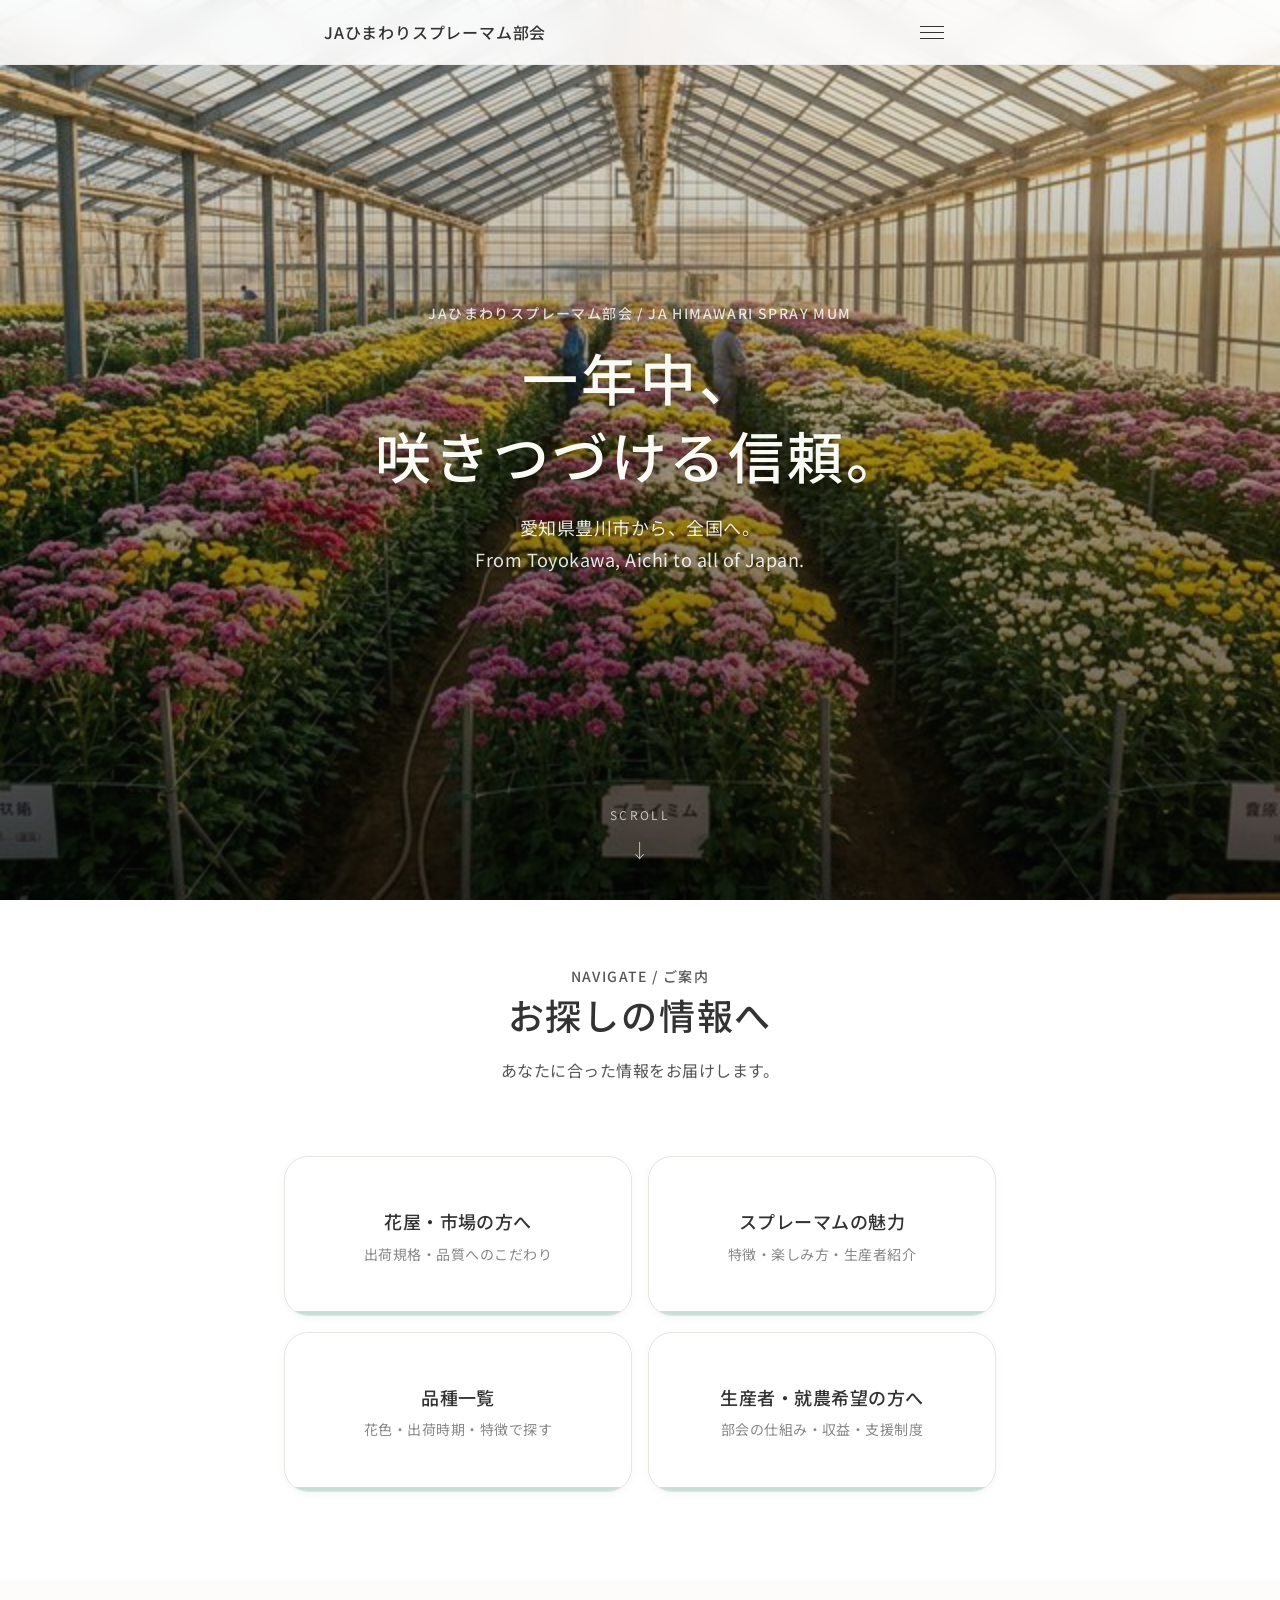
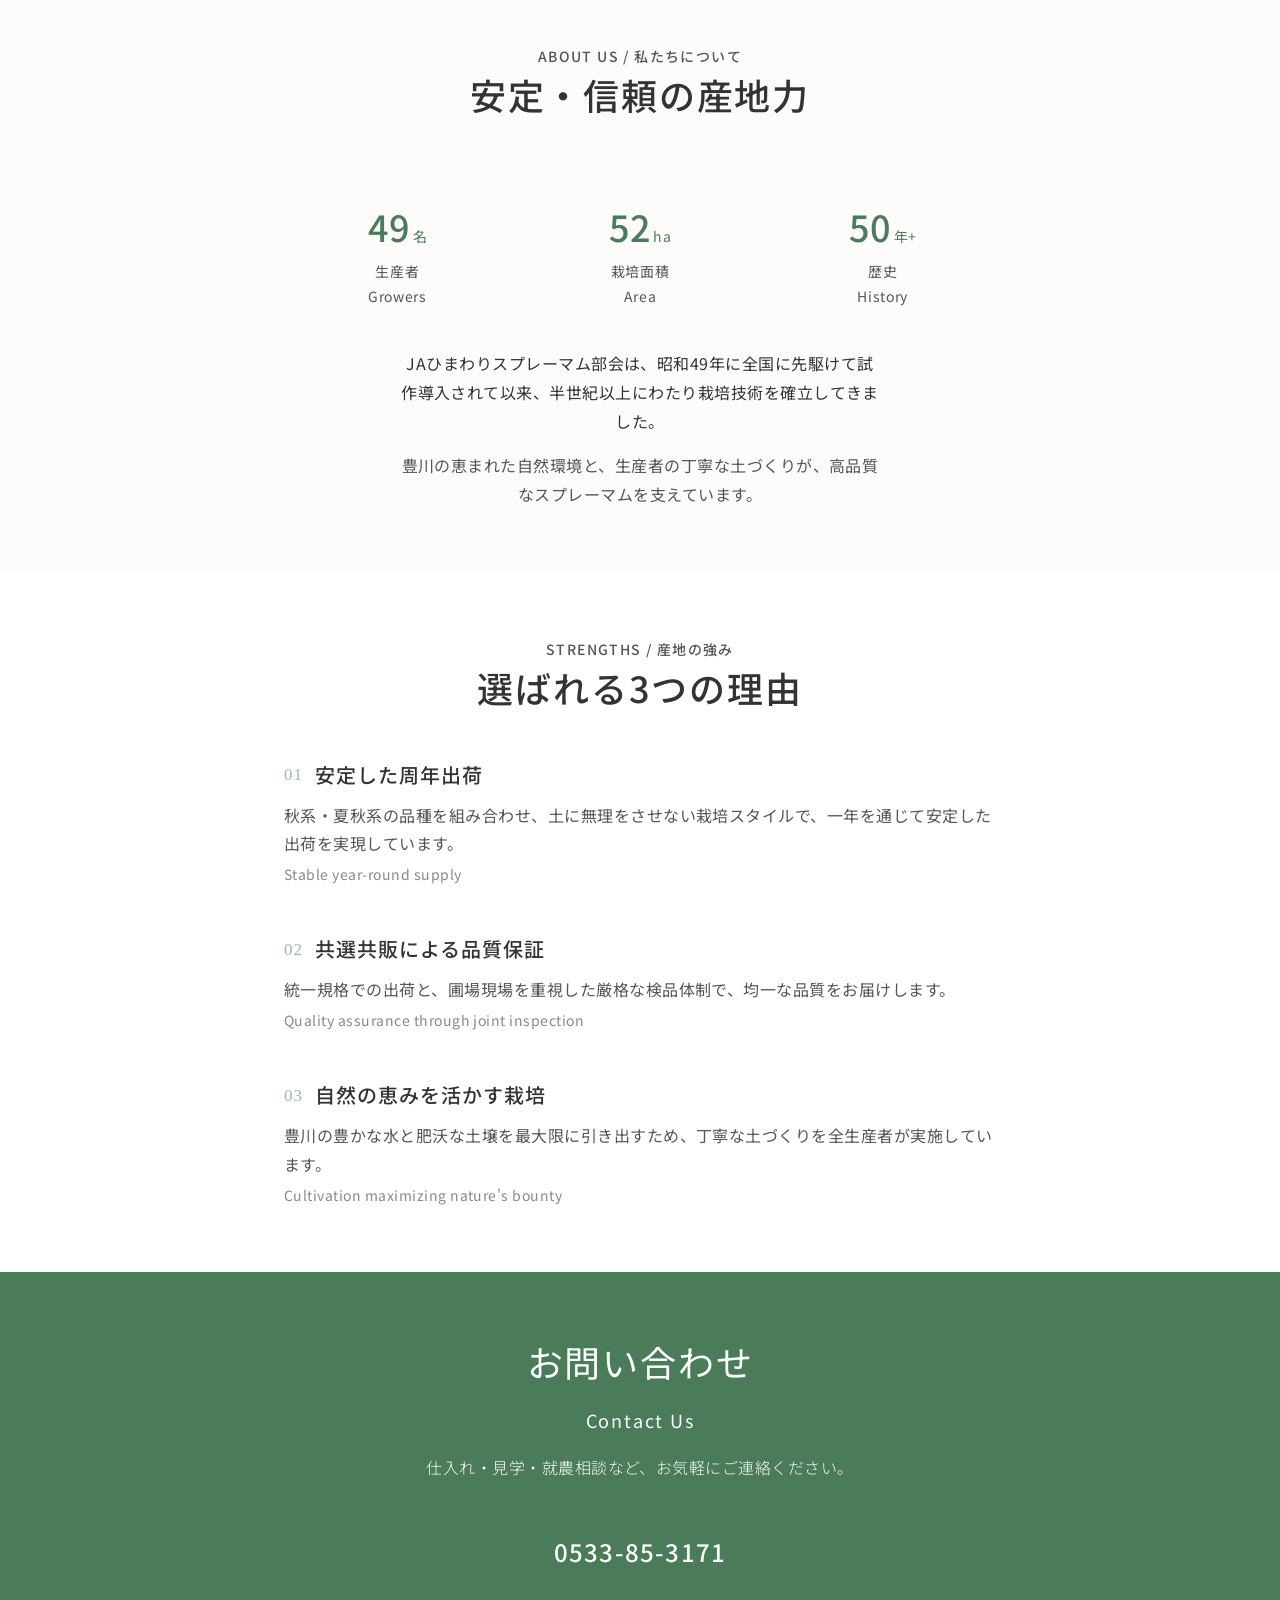
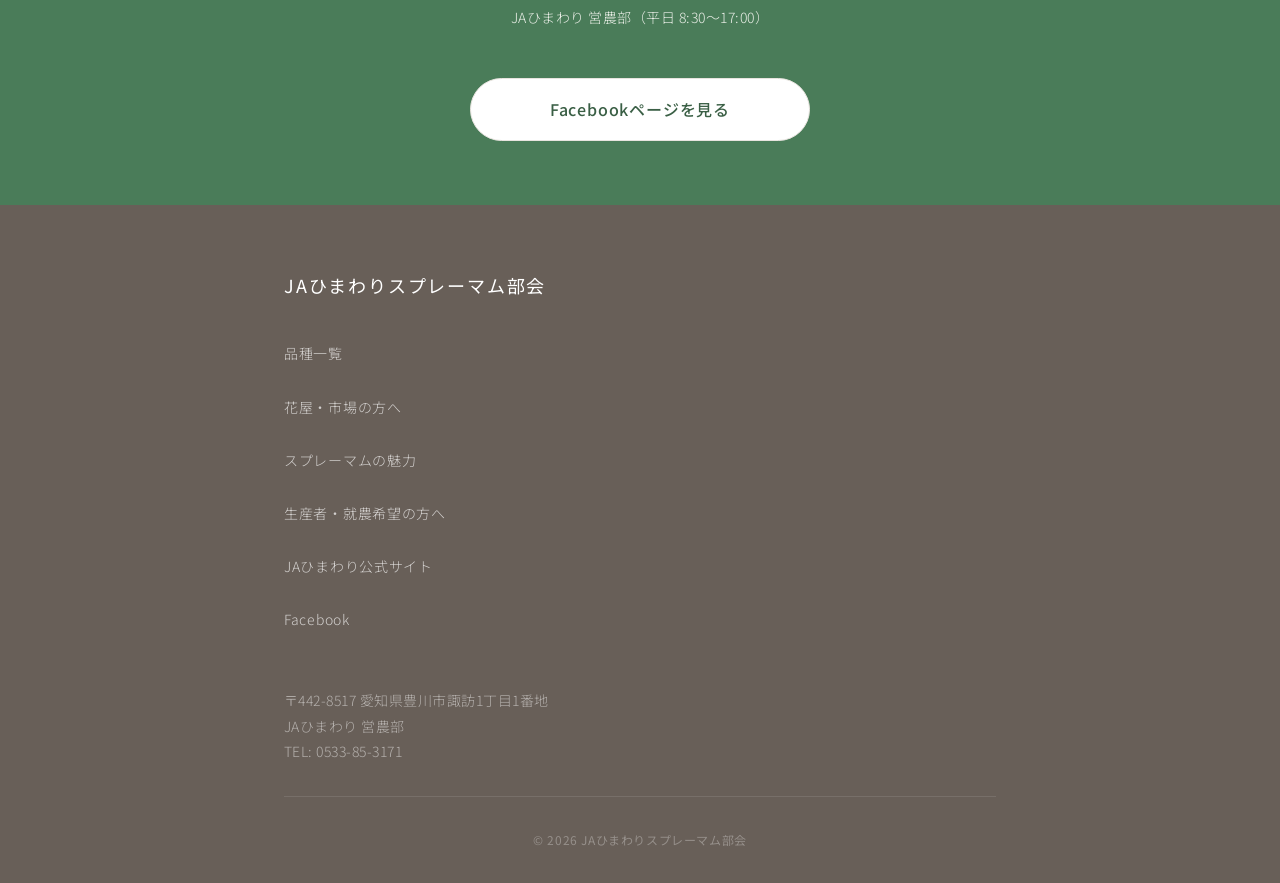
<file: index.html>
<!DOCTYPE html>
<html lang="ja">
<head>
  <meta charset="UTF-8">
  <meta name="viewport" content="width=device-width, initial-scale=1.0">
  <title>JAひまわりスプレーマム部会 | 一年中、咲きつづける信頼。</title>
  <meta name="description" content="愛知県豊川市のJAひまわりスプレーマム部会。生産者49名、栽培面積52ha。豊川の豊かな自然と土づくりが生み出す、高品質なスプレーマムをお届けします。">
  <link rel="stylesheet" href="css/style.css">
</head>
<body>

  <!-- ===== HEADER ===== -->
  <header class="site-header" role="banner">
    <div class="header-inner">
      <a href="index.html" class="site-logo" aria-label="トップページ">
        <span>JAひまわりスプレーマム部会</span>
      </a>
      <button class="hamburger" aria-label="メニューを開く" aria-expanded="false" aria-controls="mobile-nav">
        <span></span><span></span><span></span>
      </button>
    </div>
  </header>

  <!-- ===== MOBILE NAV ===== -->
  <nav class="mobile-nav" id="mobile-nav" role="navigation" aria-label="メインメニュー">
    <a href="index.html" class="active">
      トップ <span class="en" style="font-size:0.8rem;color:#757575;margin-left:auto;">Home</span>
    </a>
    <a href="varieties.html">
      品種一覧 <span class="en" style="font-size:0.8rem;color:#757575;margin-left:auto;">Varieties</span>
    </a>
    <a href="business.html">
      花屋・市場の方へ <span class="en" style="font-size:0.8rem;color:#757575;margin-left:auto;">For Buyers</span>
    </a>
    <a href="consumer.html">
      スプレーマムの魅力 <span class="en" style="font-size:0.8rem;color:#757575;margin-left:auto;">About</span>
    </a>
    <a href="farmer.html">
      生産者・就農希望の方へ <span class="en" style="font-size:0.8rem;color:#757575;margin-left:auto;">For Farmers</span>
    </a>
  </nav>

  <!-- ===== HERO ===== -->
  <section class="hero" id="hero">
    <div class="hero-bg">
      <img src="images/hero-top.png" alt="JAひまわりスプレーマム部会の温室で咲くスプレーマム" width="1200" height="800" loading="eager">
    </div>
    <div class="hero-overlay"></div>
    <div class="hero-content">
      <p class="section-subtitle" style="color:rgba(255,255,255,0.8);">JAひまわりスプレーマム部会 / JA Himawari Spray Mum</p>
      <h1>一年中、<br>咲きつづける信頼。</h1>
      <p class="hero-subcopy">愛知県豊川市から、全国へ。<br>From Toyokawa, Aichi to all of Japan.</p>
    </div>
    <div class="scroll-hint" aria-hidden="true">
      <span class="scroll-hint-text">scroll</span>
      <span class="scroll-hint-arrow">↓</span>
    </div>
  </section>

  <!-- ===== NAVIGATION BUTTONS ===== -->
  <section id="navigation" style="background:var(--color-surface);">
    <div class="container">
      <div class="section-header fade-in">
        <p class="section-subtitle">Navigate / ご案内</p>
        <h2>お探しの情報へ</h2>
        <p>あなたに合った情報をお届けします。</p>
      </div>

      <div class="nav-buttons stagger-children">
        <a href="business.html" class="nav-btn" id="nav-business">
          <div class="btn-text">
            <span class="btn-title">花屋・市場の方へ</span>
            <span class="btn-desc">出荷規格・品質へのこだわり</span>
          </div>
          <span class="btn-arrow" aria-hidden="true">→</span>
        </a>

        <a href="consumer.html" class="nav-btn" id="nav-consumer">
          <div class="btn-text">
            <span class="btn-title">スプレーマムの魅力</span>
            <span class="btn-desc">特徴・楽しみ方・生産者紹介</span>
          </div>
          <span class="btn-arrow" aria-hidden="true">→</span>
        </a>

        <a href="varieties.html" class="nav-btn" id="nav-varieties">
          <div class="btn-text">
            <span class="btn-title">品種一覧</span>
            <span class="btn-desc">花色・出荷時期・特徴で探す</span>
          </div>
          <span class="btn-arrow" aria-hidden="true">→</span>
        </a>

        <a href="farmer.html" class="nav-btn" id="nav-farmer">
          <div class="btn-text">
            <span class="btn-title">生産者・就農希望の方へ</span>
            <span class="btn-desc">部会の仕組み・収益・支援制度</span>
          </div>
          <span class="btn-arrow" aria-hidden="true">→</span>
        </a>
      </div>
    </div>
  </section>

  <!-- ===== ABOUT / STATS ===== -->
  <section id="about">
    <div class="container">
      <div class="section-header fade-in">
        <p class="section-subtitle">About Us / 私たちについて</p>
        <h2>安定・信頼の産地力</h2>
      </div>

      <div class="stats-row fade-in">
        <div class="stat-item">
          <div class="stat-number">49<span class="stat-unit">名</span></div>
          <div class="stat-label">生産者<br>Growers</div>
        </div>
        <div class="stat-item">
          <div class="stat-number">52<span class="stat-unit">ha</span></div>
          <div class="stat-label">栽培面積<br>Area</div>
        </div>
        <div class="stat-item">
          <div class="stat-number">50<span class="stat-unit">年+</span></div>
          <div class="stat-label">歴史<br>History</div>
        </div>
      </div>

      <div class="fade-in" style="text-align:center; max-width:480px; margin:0 auto;">
        <p>JAひまわりスプレーマム部会は、昭和49年に全国に先駆けて試作導入されて以来、半世紀以上にわたり栽培技術を確立してきました。</p>
        <p style="margin-top:var(--space-md); color:var(--color-text-light);">
          豊川の恵まれた自然環境と、生産者の丁寧な土づくりが、高品質なスプレーマムを支えています。
        </p>
      </div>
    </div>
  </section>

  <!-- ===== STRENGTHS ===== -->
  <section id="strengths" style="background:var(--color-surface);">
    <div class="container">
      <div class="section-header fade-in">
        <p class="section-subtitle">Strengths / 産地の強み</p>
        <h2>選ばれる3つの理由</h2>
      </div>

      <div class="feature-list fade-in">
        <div class="feature-item">
          <div class="feature-text">
            <h3 class="numbered-title"><span>01</span>安定した周年出荷</h3>
            <p>秋系・夏秋系の品種を組み合わせ、土に無理をさせない栽培スタイルで、一年を通じて安定した出荷を実現しています。</p>
            <p style="font-size:var(--font-size-sm);color:var(--color-text-muted);margin-top:4px;">Stable year-round supply</p>
          </div>
        </div>

        <div class="feature-item">
          <div class="feature-text">
            <h3 class="numbered-title"><span>02</span>共選共販による品質保証</h3>
            <p>統一規格での出荷と、圃場現場を重視した厳格な検品体制で、均一な品質をお届けします。</p>
            <p style="font-size:var(--font-size-sm);color:var(--color-text-muted);margin-top:4px;">Quality assurance through joint inspection</p>
          </div>
        </div>

        <div class="feature-item">
          <div class="feature-text">
            <h3 class="numbered-title"><span>03</span>自然の恵みを活かす栽培</h3>
            <p>豊川の豊かな水と肥沃な土壌を最大限に引き出すため、丁寧な土づくりを全生産者が実施しています。</p>
            <p style="font-size:var(--font-size-sm);color:var(--color-text-muted);margin-top:4px;">Cultivation maximizing nature's bounty</p>
          </div>
        </div>
      </div>
    </div>
  </section>

  <!-- ===== CTA ===== -->
  <section class="cta-section">
    <div class="container">
      <h2 class="fade-in">お問い合わせ<br><span style="font-size:var(--font-size-lg);font-weight:400;">Contact Us</span></h2>
      <p class="fade-in">仕入れ・見学・就農相談など、お気軽にご連絡ください。</p>
      <div class="cta-buttons fade-in">
        <a href="tel:0533853171" class="cta-tel" aria-label="電話で問い合わせ">
          0533-85-3171
        </a>
        <p class="cta-tel-note">JAひまわり 営農部（平日 8:30〜17:00）</p>
        <a href="https://www.facebook.com/himawari.spraymum" target="_blank" rel="noopener noreferrer" class="btn btn-accent">
          Facebookページを見る
        </a>
      </div>
    </div>
  </section>

  <!-- ===== FOOTER ===== -->
  <footer class="site-footer" role="contentinfo">
    <div class="container">
      <div class="footer-logo">
        JAひまわりスプレーマム部会
      </div>
      <nav class="footer-links" aria-label="フッターリンク">
        <a href="varieties.html">品種一覧</a>
        <a href="business.html">花屋・市場の方へ</a>
        <a href="consumer.html">スプレーマムの魅力</a>
        <a href="farmer.html">生産者・就農希望の方へ</a>
        <a href="https://ja-himawari.com/" target="_blank" rel="noopener noreferrer">JAひまわり公式サイト</a>
        <a href="https://www.facebook.com/himawari.spraymum" target="_blank" rel="noopener noreferrer">Facebook</a>
      </nav>
      <address class="footer-address">
        〒442-8517 愛知県豊川市諏訪1丁目1番地<br>
        JAひまわり 営農部<br>
        TEL: 0533-85-3171
      </address>
      <p class="footer-legal">© 2026 JAひまわりスプレーマム部会</p>
    </div>
  </footer>

  <script src="js/main.js"></script>
</body>
</html>
</file>
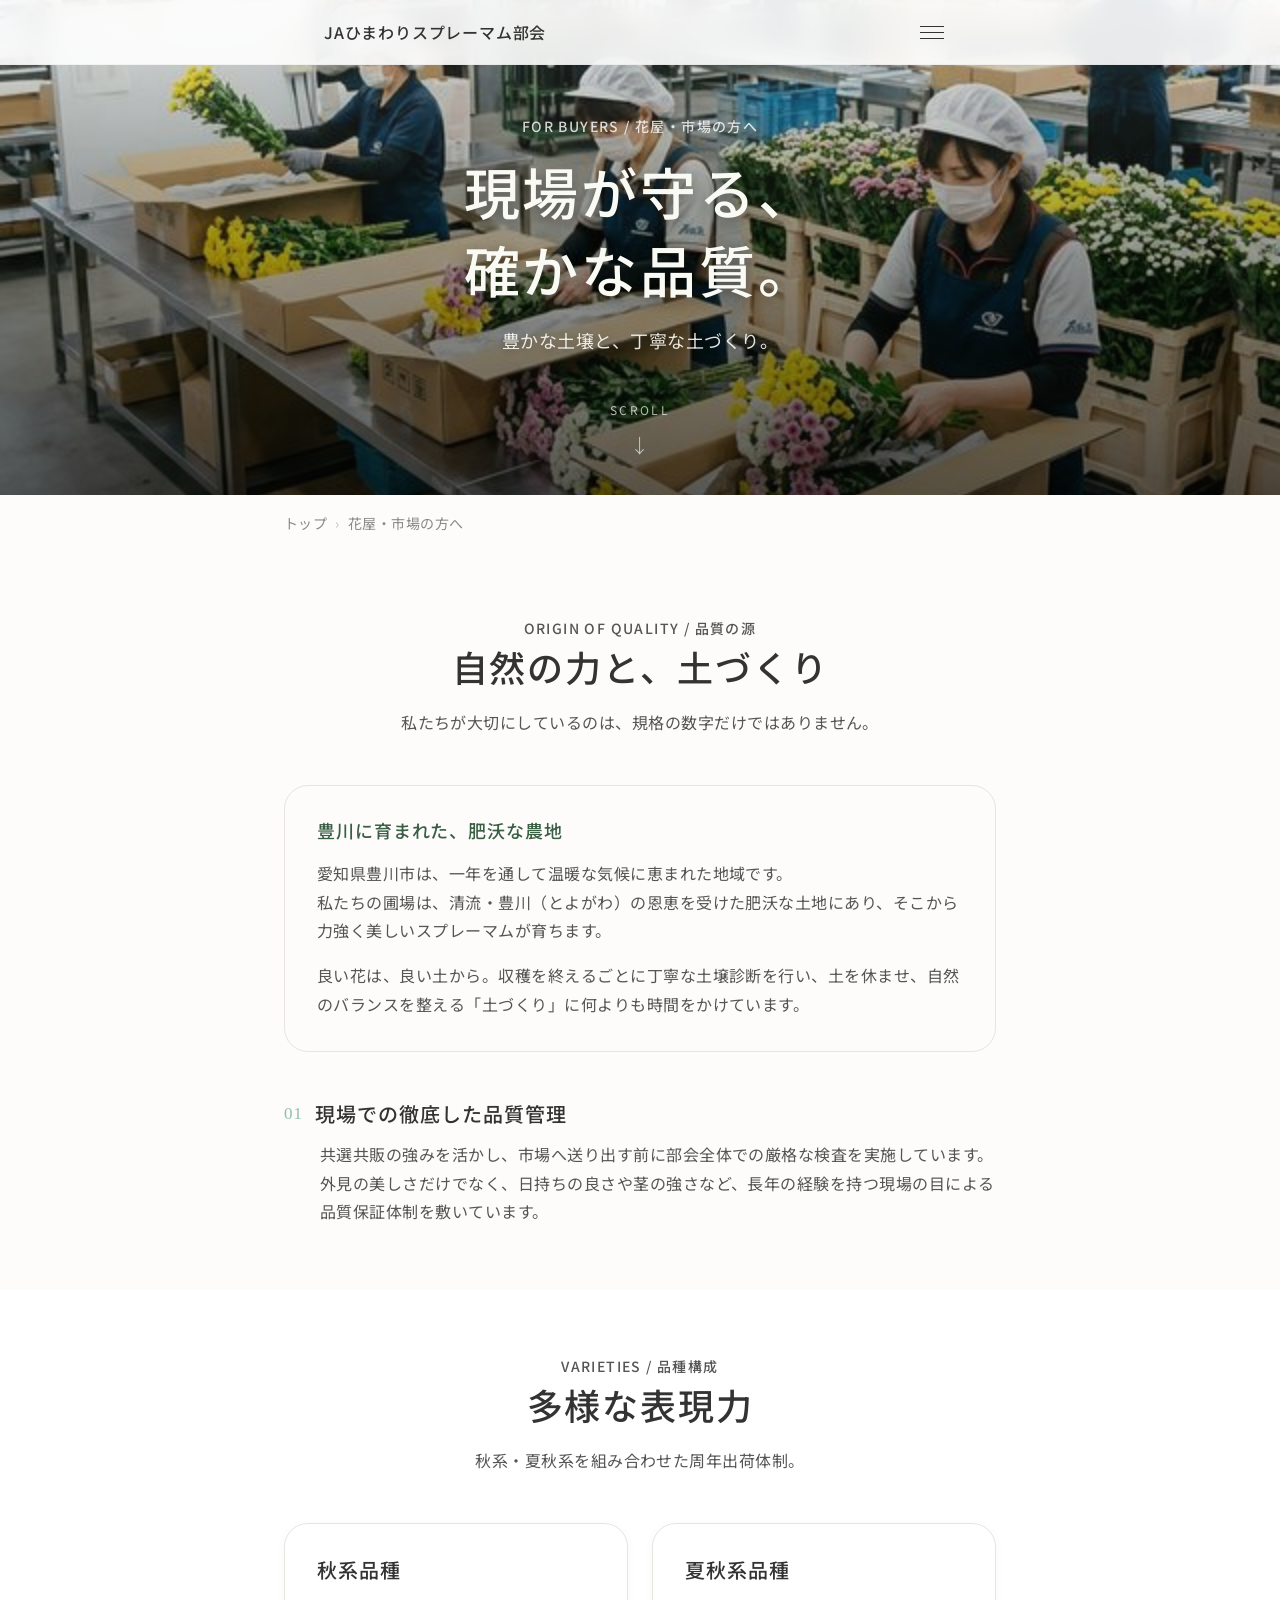
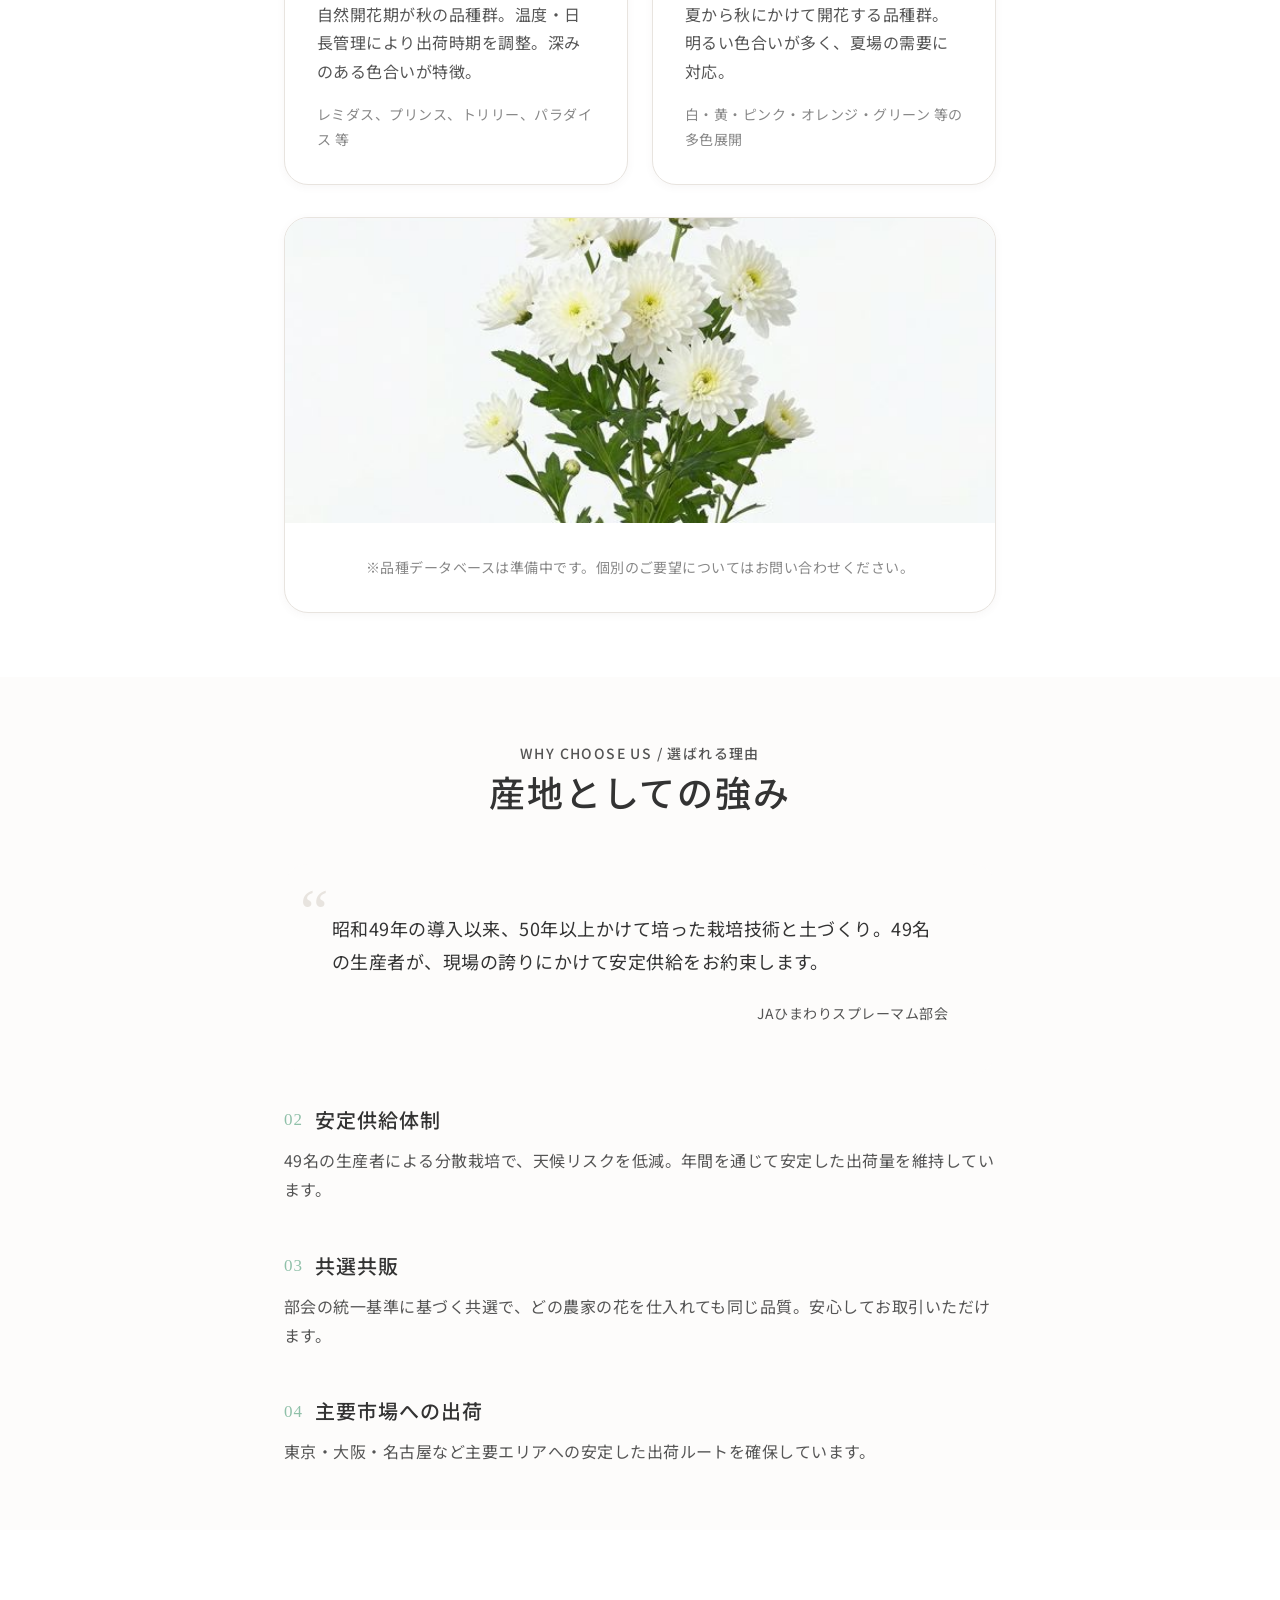
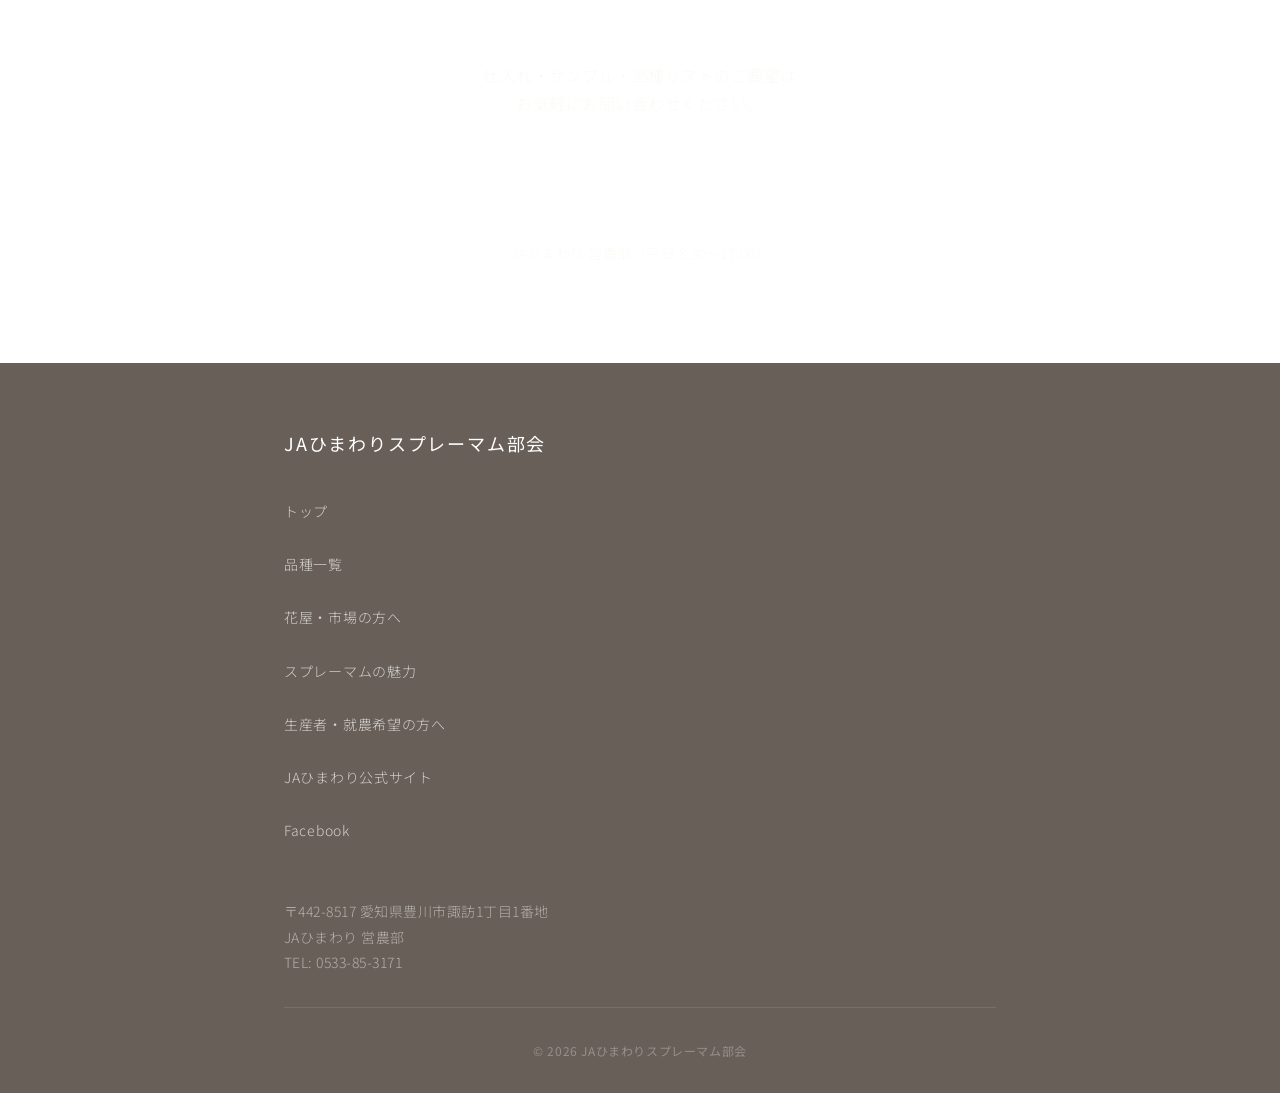
<file: business.html>
<!DOCTYPE html>
<html lang="ja">
<head>
  <meta charset="UTF-8">
  <meta name="viewport" content="width=device-width, initial-scale=1.0">
  <title>花屋・市場の方へ | JAひまわりスプレーマム部会</title>
  <meta name="description" content="愛知県豊川市の恵まれた気候と肥沃な土壌で育まれたスプレーマム。自然の力を活かした土づくりと、厳格な品質管理で安定供給を実現しています。">
  <link rel="stylesheet" href="css/style.css">
</head>
<body>

  <!-- ===== HEADER ===== -->
  <header class="site-header" role="banner">
    <div class="header-inner">
      <a href="index.html" class="site-logo" aria-label="トップページ">
        <span>JAひまわりスプレーマム部会</span>
      </a>
      <button class="hamburger" aria-label="メニューを開く" aria-expanded="false" aria-controls="mobile-nav">
        <span></span><span></span><span></span>
      </button>
    </div>
  </header>

  <!-- ===== MOBILE NAV ===== -->
  <nav class="mobile-nav" id="mobile-nav" role="navigation" aria-label="メインメニュー">
    <a href="index.html">
      トップ <span class="en" style="font-size:0.8rem;color:#757575;margin-left:auto;">Home</span>
    </a>
    <a href="varieties.html">
      品種一覧 <span class="en" style="font-size:0.8rem;color:#757575;margin-left:auto;">Varieties</span>
    </a>
    <a href="business.html" class="active">
      花屋・市場の方へ <span class="en" style="font-size:0.8rem;color:#757575;margin-left:auto;">For Buyers</span>
    </a>
    <a href="consumer.html">
      スプレーマムの魅力 <span class="en" style="font-size:0.8rem;color:#757575;margin-left:auto;">About</span>
    </a>
    <a href="farmer.html">
      生産者・就農希望の方へ <span class="en" style="font-size:0.8rem;color:#757575;margin-left:auto;">For Farmers</span>
    </a>
  </nav>

  <!-- ===== HERO ===== -->
  <section class="hero hero-sub">
    <div class="hero-bg">
      <img src="images/hero-business.png" alt="スプレーマムの出荷作業の様子" width="1200" height="800" loading="eager">
    </div>
    <div class="hero-overlay"></div>
    <div class="hero-content">
      <p class="section-subtitle" style="color:rgba(255,255,255,0.8);">For Buyers / 花屋・市場の方へ</p>
      <h1>現場が守る、<br>確かな品質。</h1>
      <p class="hero-subcopy">豊かな土壌と、丁寧な土づくり。</p>
    </div>
    <div class="scroll-hint" aria-hidden="true">
      <span class="scroll-hint-text">scroll</span>
      <span class="scroll-hint-arrow">↓</span>
    </div>
  </section>

  <!-- ===== BREADCRUMB ===== -->
  <div class="container">
    <p class="breadcrumb"><a href="index.html">トップ</a><span>›</span>花屋・市場の方へ</p>
  </div>

  <!-- ===== 品質の源（旧：出荷規格） ===== -->
  <section id="quality-source">
    <div class="container">
      <div class="section-header fade-in">
        <p class="section-subtitle">Origin of Quality / 品質の源</p>
        <h2>自然の力と、土づくり</h2>
        <p>私たちが大切にしているのは、規格の数字だけではありません。</p>
      </div>

      <div class="fade-in">
        <div class="story-block">
          <h3>豊川に育まれた、肥沃な農地</h3>
          <p style="color:var(--color-text-light); margin-bottom:var(--space-md);">
            愛知県豊川市は、一年を通して温暖な気候に恵まれた地域です。<br>
            私たちの圃場は、清流・豊川（とよがわ）の恩恵を受けた肥沃な土地にあり、そこから力強く美しいスプレーマムが育ちます。
          </p>
          <p style="color:var(--color-text-light);">
            良い花は、良い土から。収穫を終えるごとに丁寧な土壌診断を行い、土を休ませ、自然のバランスを整える「土づくり」に何よりも時間をかけています。
          </p>
        </div>
      </div>

      <div class="fade-in" style="margin-top:var(--space-2xl);">
        <h3 class="numbered-title"><span>01</span> 現場での徹底した品質管理</h3>
        <p style="color:var(--color-text-light); padding-left:calc(var(--space-sm) + 24px);">
          共選共販の強みを活かし、市場へ送り出す前に部会全体での厳格な検査を実施しています。外見の美しさだけでなく、日持ちの良さや茎の強さなど、長年の経験を持つ現場の目による品質保証体制を敷いています。
        </p>
      </div>
    </div>
  </section>

  <!-- ===== 品種構成 ===== -->
  <section id="varieties" style="background:var(--color-surface);">
    <div class="container">
      <div class="section-header fade-in">
        <p class="section-subtitle">Varieties / 品種構成</p>
        <h2>多様な表現力</h2>
        <p>秋系・夏秋系を組み合わせた周年出荷体制。</p>
      </div>

      <div class="card-grid fade-in">
        <div class="card">
          <div class="card-body">
            <h3>秋系品種</h3>
            <p>自然開花期が秋の品種群。温度・日長管理により出荷時期を調整。深みのある色合いが特徴。</p>
            <p style="margin-top:var(--space-md);font-size:var(--font-size-sm);color:var(--color-text-muted);">
              レミダス、プリンス、トリリー、パラダイス 等
            </p>
          </div>
        </div>
        <div class="card">
          <div class="card-body">
            <h3>夏秋系品種</h3>
            <p>夏から秋にかけて開花する品種群。明るい色合いが多く、夏場の需要に対応。</p>
            <p style="margin-top:var(--space-md);font-size:var(--font-size-sm);color:var(--color-text-muted);">
              白・黄・ピンク・オレンジ・グリーン 等の多色展開
            </p>
          </div>
        </div>
      </div>

      <div class="fade-in" style="margin-top:var(--space-xl);">
        <div class="card">
          <img src="images/spray-mum-white.png" alt="スプレーマムの品種例（白）" class="card-img" loading="lazy" style="aspect-ratio: 21/9; object-position: center 30%;">
          <div class="card-body">
            <p style="font-size:var(--font-size-sm);color:var(--color-text-muted);text-align:center;">
              ※品種データベースは準備中です。個別のご要望についてはお問い合わせください。
            </p>
          </div>
        </div>
      </div>
    </div>
  </section>

  <!-- ===== 産地の強み ===== -->
  <section id="advantages">
    <div class="container">
      <div class="section-header fade-in">
        <p class="section-subtitle">Why Choose Us / 選ばれる理由</p>
        <h2>産地としての強み</h2>
      </div>

      <div class="fade-in">
        <div class="testimonial">
          <p class="testimonial-text">昭和49年の導入以来、50年以上かけて培った栽培技術と土づくり。49名の生産者が、現場の誇りにかけて安定供給をお約束します。</p>
          <p class="testimonial-author">JAひまわりスプレーマム部会</p>
        </div>
      </div>

      <div class="feature-list fade-in">
        <div class="feature-item">
          <div class="feature-text">
            <h3 class="numbered-title"><span>02</span>安定供給体制</h3>
            <p>49名の生産者による分散栽培で、天候リスクを低減。年間を通じて安定した出荷量を維持しています。</p>
          </div>
        </div>
        <div class="feature-item">
          <div class="feature-text">
            <h3 class="numbered-title"><span>03</span>共選共販</h3>
            <p>部会の統一基準に基づく共選で、どの農家の花を仕入れても同じ品質。安心してお取引いただけます。</p>
          </div>
        </div>
        <div class="feature-item">
          <div class="feature-text">
            <h3 class="numbered-title"><span>04</span>主要市場への出荷</h3>
            <p>東京・大阪・名古屋など主要エリアへの安定した出荷ルートを確保しています。</p>
          </div>
        </div>
      </div>
    </div>
  </section>

  <!-- ===== CTA ===== -->
  <section class="cta-section">
    <div class="container">
      <h2 class="fade-in">お取引・お問い合わせ</h2>
      <p class="fade-in">仕入れ・サンプル・品種リストのご要望は<br>お気軽にお問い合わせください。</p>
      <div class="cta-buttons fade-in">
        <a href="tel:0533853171" class="cta-tel" aria-label="電話で問い合わせ">
          0533-85-3171
        </a>
        <p class="cta-tel-note">JAひまわり 営農部（平日 8:30〜17:00）</p>
      </div>
    </div>
  </section>

  <!-- ===== FOOTER ===== -->
  <footer class="site-footer" role="contentinfo">
    <div class="container">
      <div class="footer-logo">
        JAひまわりスプレーマム部会
      </div>
      <nav class="footer-links" aria-label="フッターリンク">
        <a href="index.html">トップ</a>
        <a href="varieties.html">品種一覧</a>
        <a href="business.html">花屋・市場の方へ</a>
        <a href="consumer.html">スプレーマムの魅力</a>
        <a href="farmer.html">生産者・就農希望の方へ</a>
        <a href="https://ja-himawari.com/" target="_blank" rel="noopener noreferrer">JAひまわり公式サイト</a>
        <a href="https://www.facebook.com/himawari.spraymum" target="_blank" rel="noopener noreferrer">Facebook</a>
      </nav>
      <address class="footer-address">
        〒442-8517 愛知県豊川市諏訪1丁目1番地<br>
        JAひまわり 営農部<br>
        TEL: 0533-85-3171
      </address>
      <p class="footer-legal">© 2026 JAひまわりスプレーマム部会</p>
    </div>
  </footer>

  <script src="js/main.js"></script>
</body>
</html>
</file>
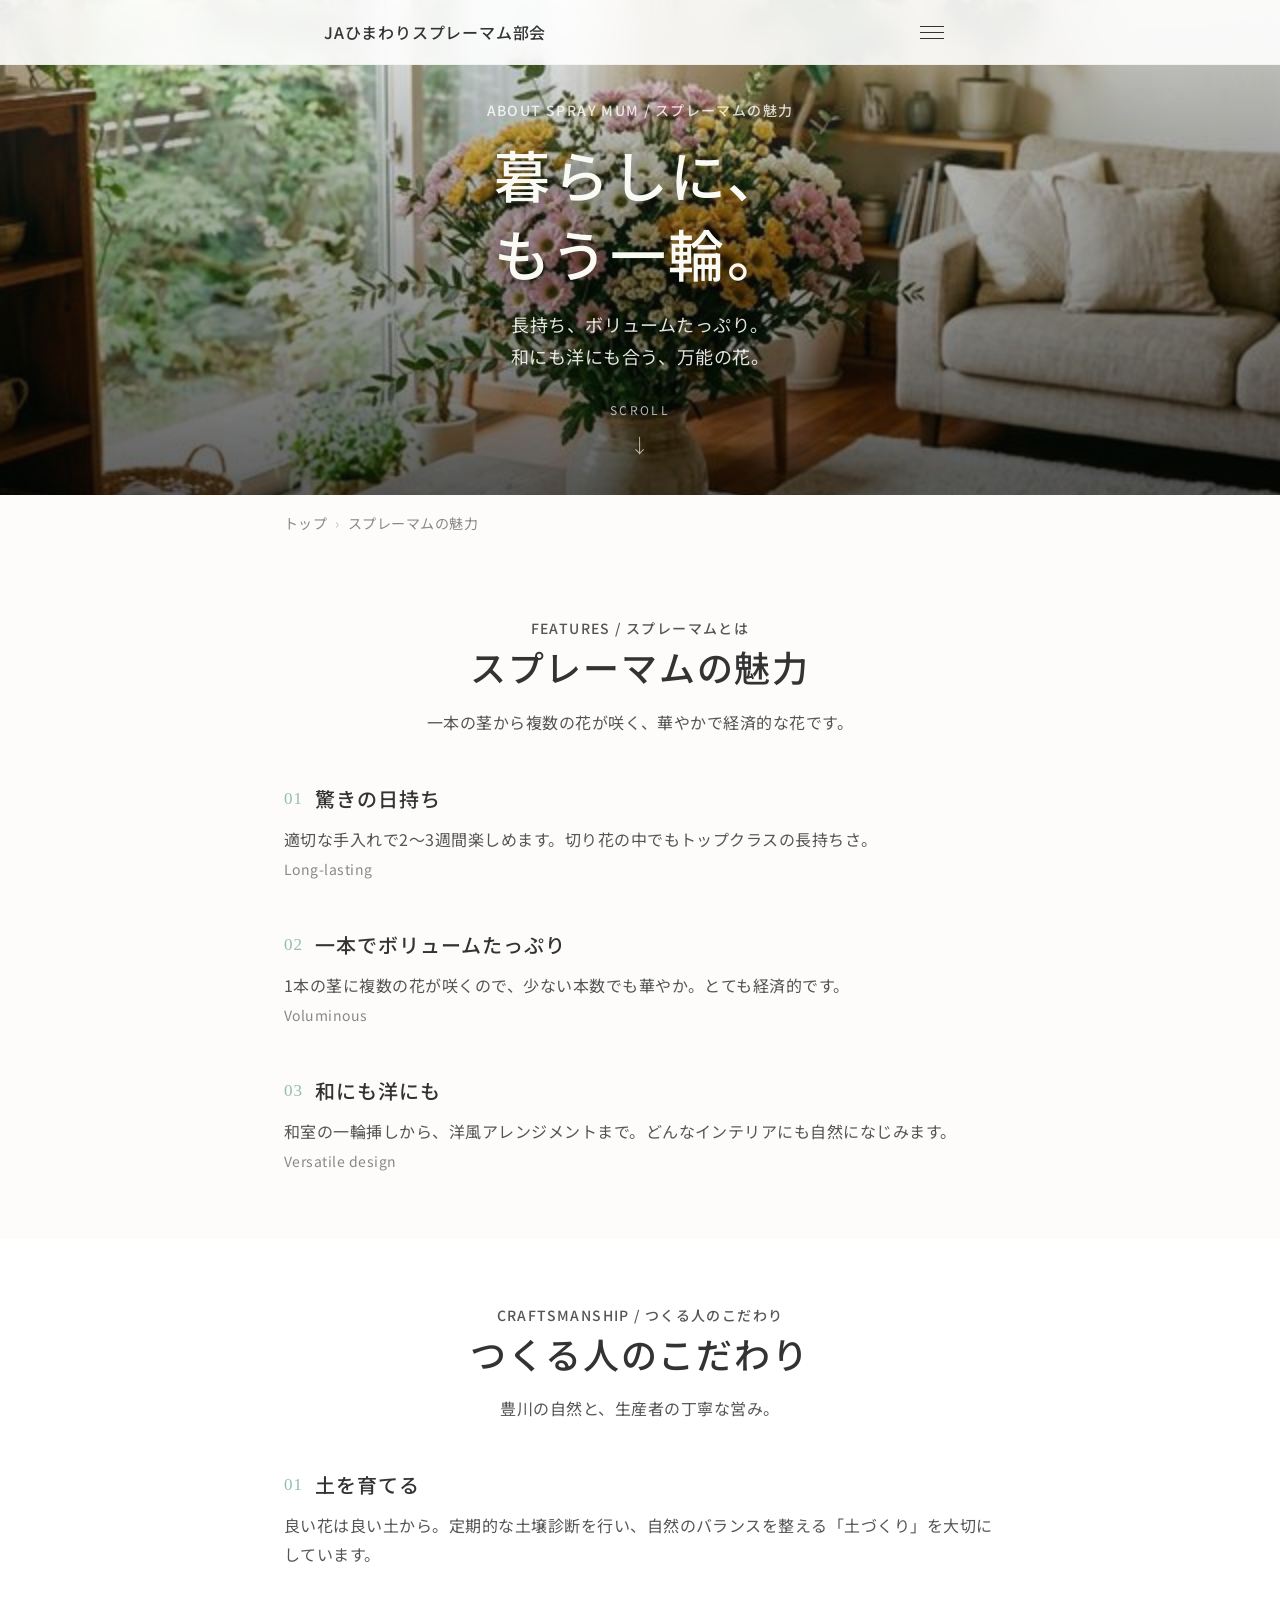
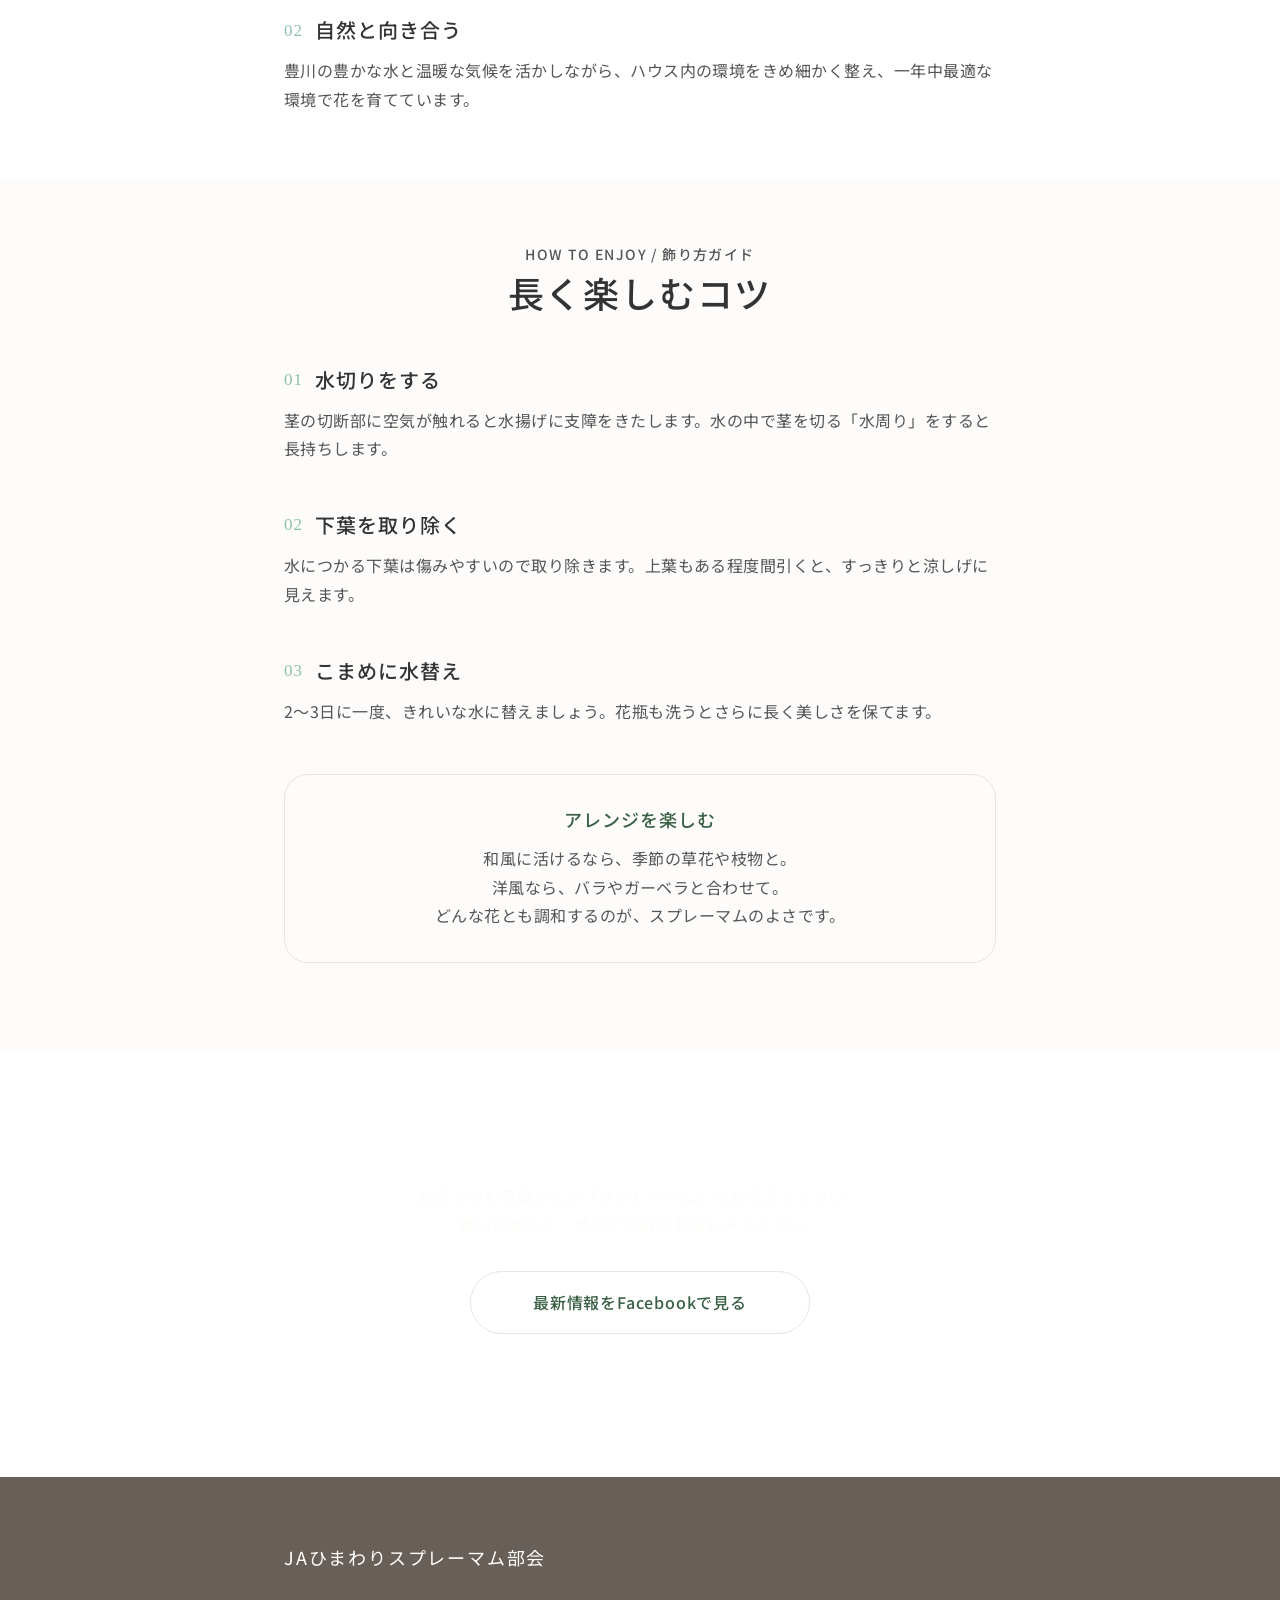
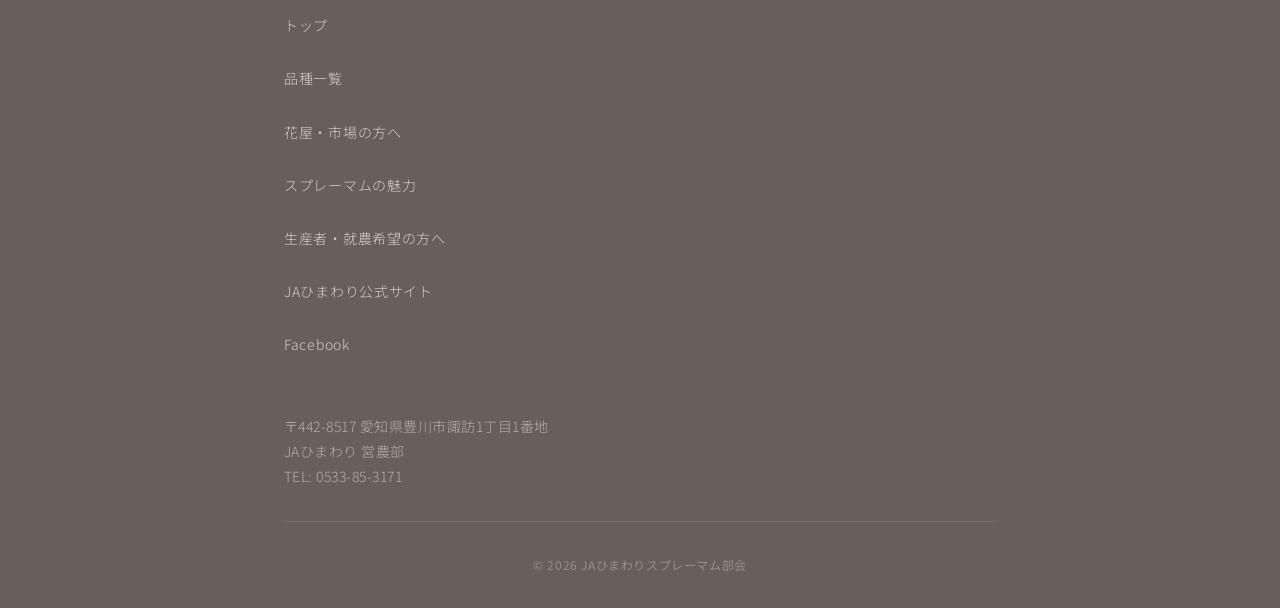
<file: consumer.html>
<!DOCTYPE html>
<html lang="ja">
<head>
  <meta charset="UTF-8">
  <meta name="viewport" content="width=device-width, initial-scale=1.0">
  <title>スプレーマムの魅力 | JAひまわりスプレーマム部会</title>
  <meta name="description" content="スプレーマムの魅力をご紹介。長持ちでボリュームたっぷり。生産者のこだわりと季節ごとの楽しみ方をお伝えします。">
  <link rel="stylesheet" href="css/style.css">
</head>
<body>

  <!-- ===== HEADER ===== -->
  <header class="site-header" role="banner">
    <div class="header-inner">
      <a href="index.html" class="site-logo" aria-label="トップページ">
        <span>JAひまわりスプレーマム部会</span>
      </a>
      <button class="hamburger" aria-label="メニューを開く" aria-expanded="false" aria-controls="mobile-nav">
        <span></span><span></span><span></span>
      </button>
    </div>
  </header>

  <!-- ===== MOBILE NAV ===== -->
  <nav class="mobile-nav" id="mobile-nav" role="navigation" aria-label="メインメニュー">
    <a href="index.html">
      トップ <span class="en" style="font-size:0.8rem;color:#757575;margin-left:auto;">Home</span>
    </a>
    <a href="varieties.html">
      品種一覧 <span class="en" style="font-size:0.8rem;color:#757575;margin-left:auto;">Varieties</span>
    </a>
    <a href="business.html">
      花屋・市場の方へ <span class="en" style="font-size:0.8rem;color:#757575;margin-left:auto;">For Buyers</span>
    </a>
    <a href="consumer.html" class="active">
      スプレーマムの魅力 <span class="en" style="font-size:0.8rem;color:#757575;margin-left:auto;">About</span>
    </a>
    <a href="farmer.html">
      生産者・就農希望の方へ <span class="en" style="font-size:0.8rem;color:#757575;margin-left:auto;">For Farmers</span>
    </a>
  </nav>

  <!-- ===== HERO ===== -->
  <section class="hero hero-sub">
    <div class="hero-bg">
      <img src="images/hero-consumer.png" alt="暮らしの中のスプレーマム" width="1200" height="800" loading="eager">
    </div>
    <div class="hero-overlay"></div>
    <div class="hero-content">
      <p class="section-subtitle" style="color:rgba(255,255,255,0.8);">About Spray Mum / スプレーマムの魅力</p>
      <h1>暮らしに、<br>もう一輪。</h1>
      <p class="hero-subcopy">長持ち、ボリュームたっぷり。<br>和にも洋にも合う、万能の花。</p>
    </div>
    <div class="scroll-hint" aria-hidden="true">
      <span class="scroll-hint-text">scroll</span>
      <span class="scroll-hint-arrow">↓</span>
    </div>
  </section>

  <!-- ===== BREADCRUMB ===== -->
  <div class="container">
    <p class="breadcrumb"><a href="index.html">トップ</a><span>›</span>スプレーマムの魅力</p>
  </div>

  <!-- ===== スプレーマムの特徴 ===== -->
  <section id="features">
    <div class="container">
      <div class="section-header fade-in">
        <p class="section-subtitle">Features / スプレーマムとは</p>
        <h2>スプレーマムの魅力</h2>
        <p>一本の茎から複数の花が咲く、華やかで経済的な花です。</p>
      </div>

      <div class="feature-list fade-in">
        <div class="feature-item">
          <div class="feature-text">
            <h3 class="numbered-title"><span>01</span>驚きの日持ち</h3>
            <p>適切な手入れで2〜3週間楽しめます。切り花の中でもトップクラスの長持ちさ。</p>
            <p style="font-size:var(--font-size-sm);color:var(--color-text-muted);margin-top:4px;">Long-lasting</p>
          </div>
        </div>
        <div class="feature-item">
          <div class="feature-text">
            <h3 class="numbered-title"><span>02</span>一本でボリュームたっぷり</h3>
            <p>1本の茎に複数の花が咲くので、少ない本数でも華やか。とても経済的です。</p>
            <p style="font-size:var(--font-size-sm);color:var(--color-text-muted);margin-top:4px;">Voluminous</p>
          </div>
        </div>
        <div class="feature-item">
          <div class="feature-text">
            <h3 class="numbered-title"><span>03</span>和にも洋にも</h3>
            <p>和室の一輪挿しから、洋風アレンジメントまで。どんなインテリアにも自然になじみます。</p>
            <p style="font-size:var(--font-size-sm);color:var(--color-text-muted);margin-top:4px;">Versatile design</p>
          </div>
        </div>
      </div>
    </div>
  </section>

  <!-- ===== 栽培のこだわり ===== -->
  <section id="commitment" style="background:var(--color-surface);">
    <div class="container">
      <div class="section-header fade-in">
        <p class="section-subtitle">Craftsmanship / つくる人のこだわり</p>
        <h2>つくる人のこだわり</h2>
        <p>豊川の自然と、生産者の丁寧な営み。</p>
      </div>

      <div class="feature-list fade-in">
        <div class="feature-item">
          <div class="feature-text">
            <h3 class="numbered-title"><span>01</span>土を育てる</h3>
            <p>良い花は良い土から。定期的な土壌診断を行い、自然のバランスを整える「土づくり」を大切にしています。</p>
          </div>
        </div>
        <div class="feature-item">
          <div class="feature-text">
            <h3 class="numbered-title"><span>02</span>自然と向き合う</h3>
            <p>豊川の豊かな水と温暖な気候を活かしながら、ハウス内の環境をきめ細かく整え、一年中最適な環境で花を育てています。</p>
          </div>
        </div>
      </div>
    </div>
  </section>

  <!-- ===== 飾り方ガイド ===== -->
  <section id="guide">
    <div class="container">
      <div class="section-header fade-in">
        <p class="section-subtitle">How to Enjoy / 飾り方ガイド</p>
        <h2>長く楽しむコツ</h2>
      </div>

      <div class="feature-list fade-in">
        <div class="feature-item">
          <div class="feature-text">
            <h3 class="numbered-title"><span>01</span>水切りをする</h3>
            <p>茎の切断部に空気が触れると水揚げに支障をきたします。水の中で茎を切る「水周り」をすると長持ちします。</p>
          </div>
        </div>
        <div class="feature-item">
          <div class="feature-text">
            <h3 class="numbered-title"><span>02</span>下葉を取り除く</h3>
            <p>水につかる下葉は傷みやすいので取り除きます。上葉もある程度間引くと、すっきりと涼しげに見えます。</p>
          </div>
        </div>
        <div class="feature-item">
          <div class="feature-text">
            <h3 class="numbered-title"><span>03</span>こまめに水替え</h3>
            <p>2〜3日に一度、きれいな水に替えましょう。花瓶も洗うとさらに長く美しさを保てます。</p>
          </div>
        </div>
      </div>

      <div class="fade-in" style="margin-top:var(--space-2xl);">
        <div class="story-block" style="text-align:center;">
          <h3 style="margin-bottom:var(--space-sm);">アレンジを楽しむ</h3>
          <p style="color:var(--color-text-light);">
            和風に活けるなら、季節の草花や枝物と。<br>
            洋風なら、バラやガーベラと合わせて。<br>
            どんな花とも調和するのが、スプレーマムのよさです。
          </p>
        </div>
      </div>
    </div>
  </section>

  <!-- ===== CTA ===== -->
  <section class="cta-section">
    <div class="container">
      <h2 class="fade-in">お花屋さんで探す</h2>
      <p class="fade-in">お近くのお花屋さんで「スプレーマム」とお伝えください。<br>豊川の恵みを、ぜひご家庭でお楽しみください。</p>
      <div class="cta-buttons fade-in">
        <a href="https://www.facebook.com/himawari.spraymum" target="_blank" rel="noopener noreferrer" class="btn btn-accent">
          最新情報をFacebookで見る
        </a>
        <a href="index.html" class="btn btn-outline" style="color:white;border-color:rgba(255,255,255,0.4);">
          トップへ戻る
        </a>
      </div>
    </div>
  </section>

  <!-- ===== FOOTER ===== -->
  <footer class="site-footer" role="contentinfo">
    <div class="container">
      <div class="footer-logo">
        JAひまわりスプレーマム部会
      </div>
      <nav class="footer-links" aria-label="フッターリンク">
        <a href="index.html">トップ</a>
        <a href="varieties.html">品種一覧</a>
        <a href="business.html">花屋・市場の方へ</a>
        <a href="consumer.html">スプレーマムの魅力</a>
        <a href="farmer.html">生産者・就農希望の方へ</a>
        <a href="https://ja-himawari.com/" target="_blank" rel="noopener noreferrer">JAひまわり公式サイト</a>
        <a href="https://www.facebook.com/himawari.spraymum" target="_blank" rel="noopener noreferrer">Facebook</a>
      </nav>
      <address class="footer-address">
        〒442-8517 愛知県豊川市諏訪1丁目1番地<br>
        JAひまわり 営農部<br>
        TEL: 0533-85-3171
      </address>
      <p class="footer-legal">© 2026 JAひまわりスプレーマム部会</p>
    </div>
  </footer>

  <script src="js/main.js"></script>
</body>
</html>
</file>
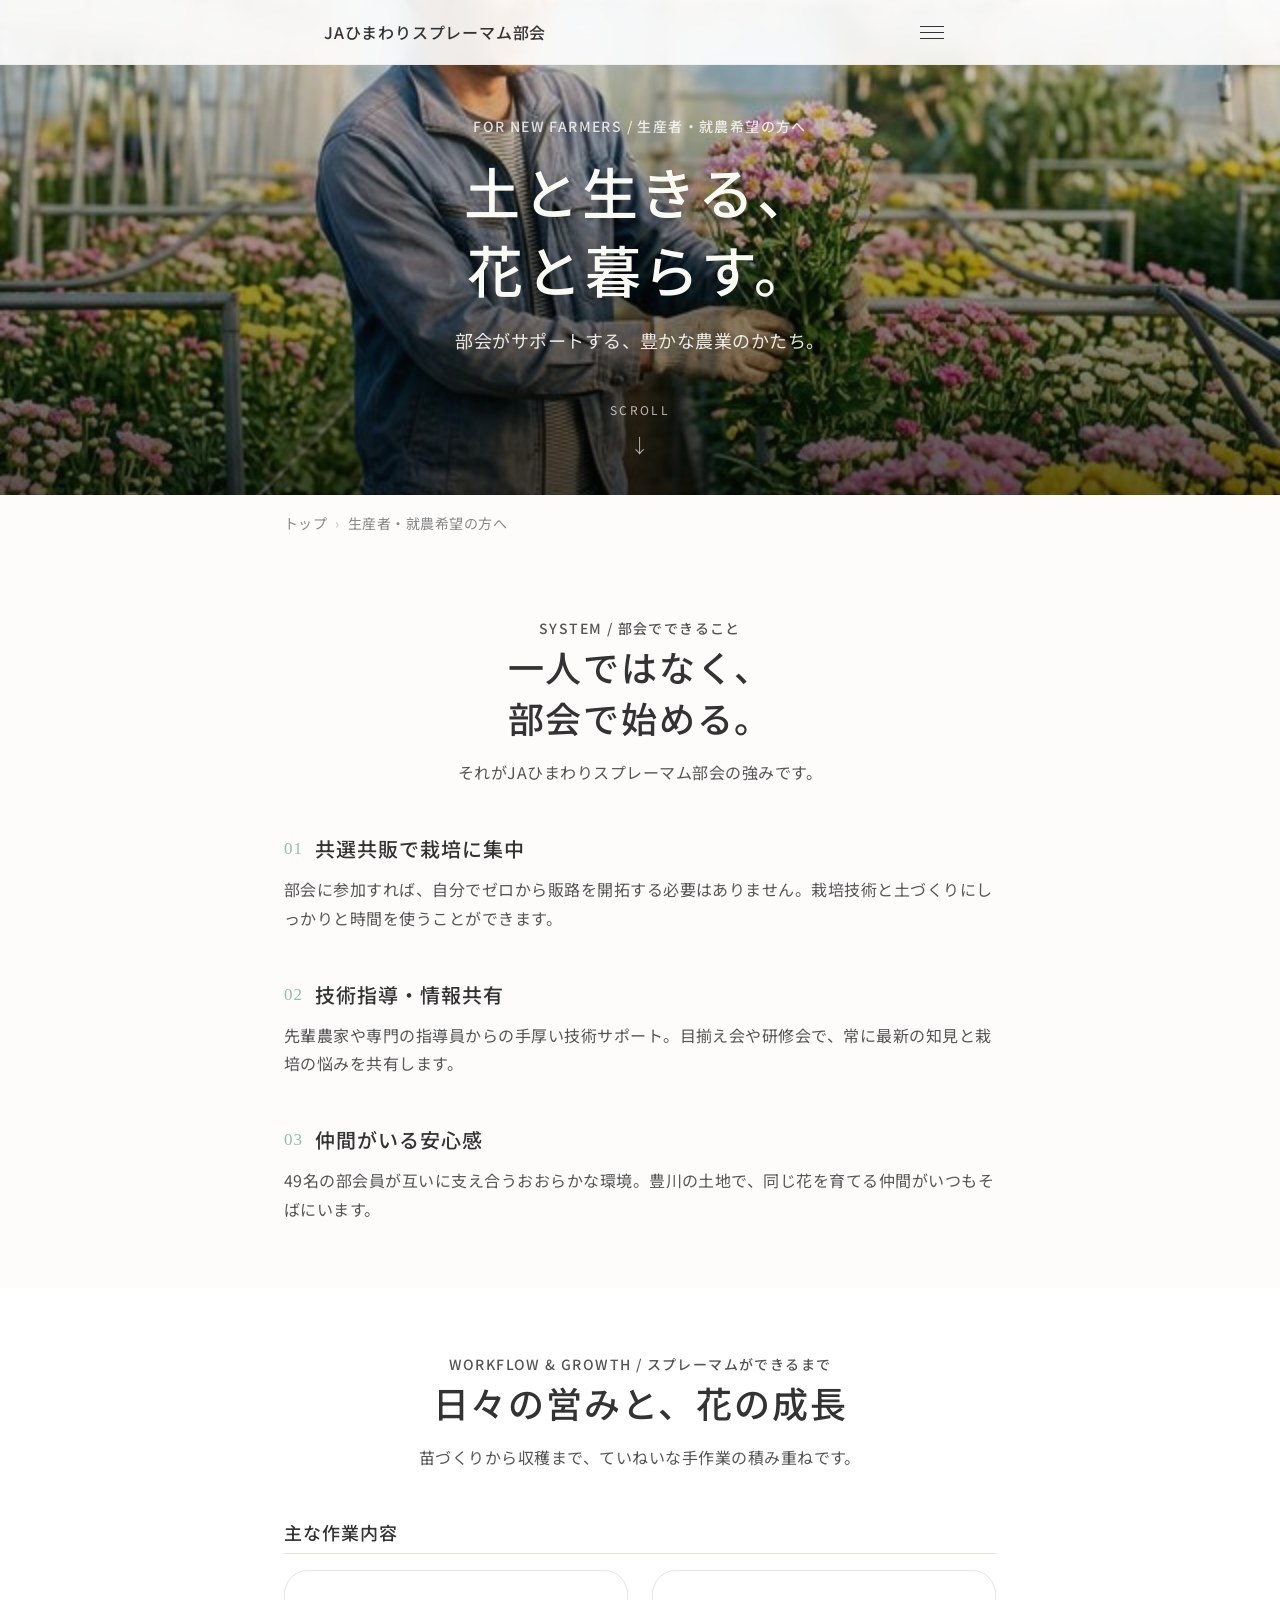
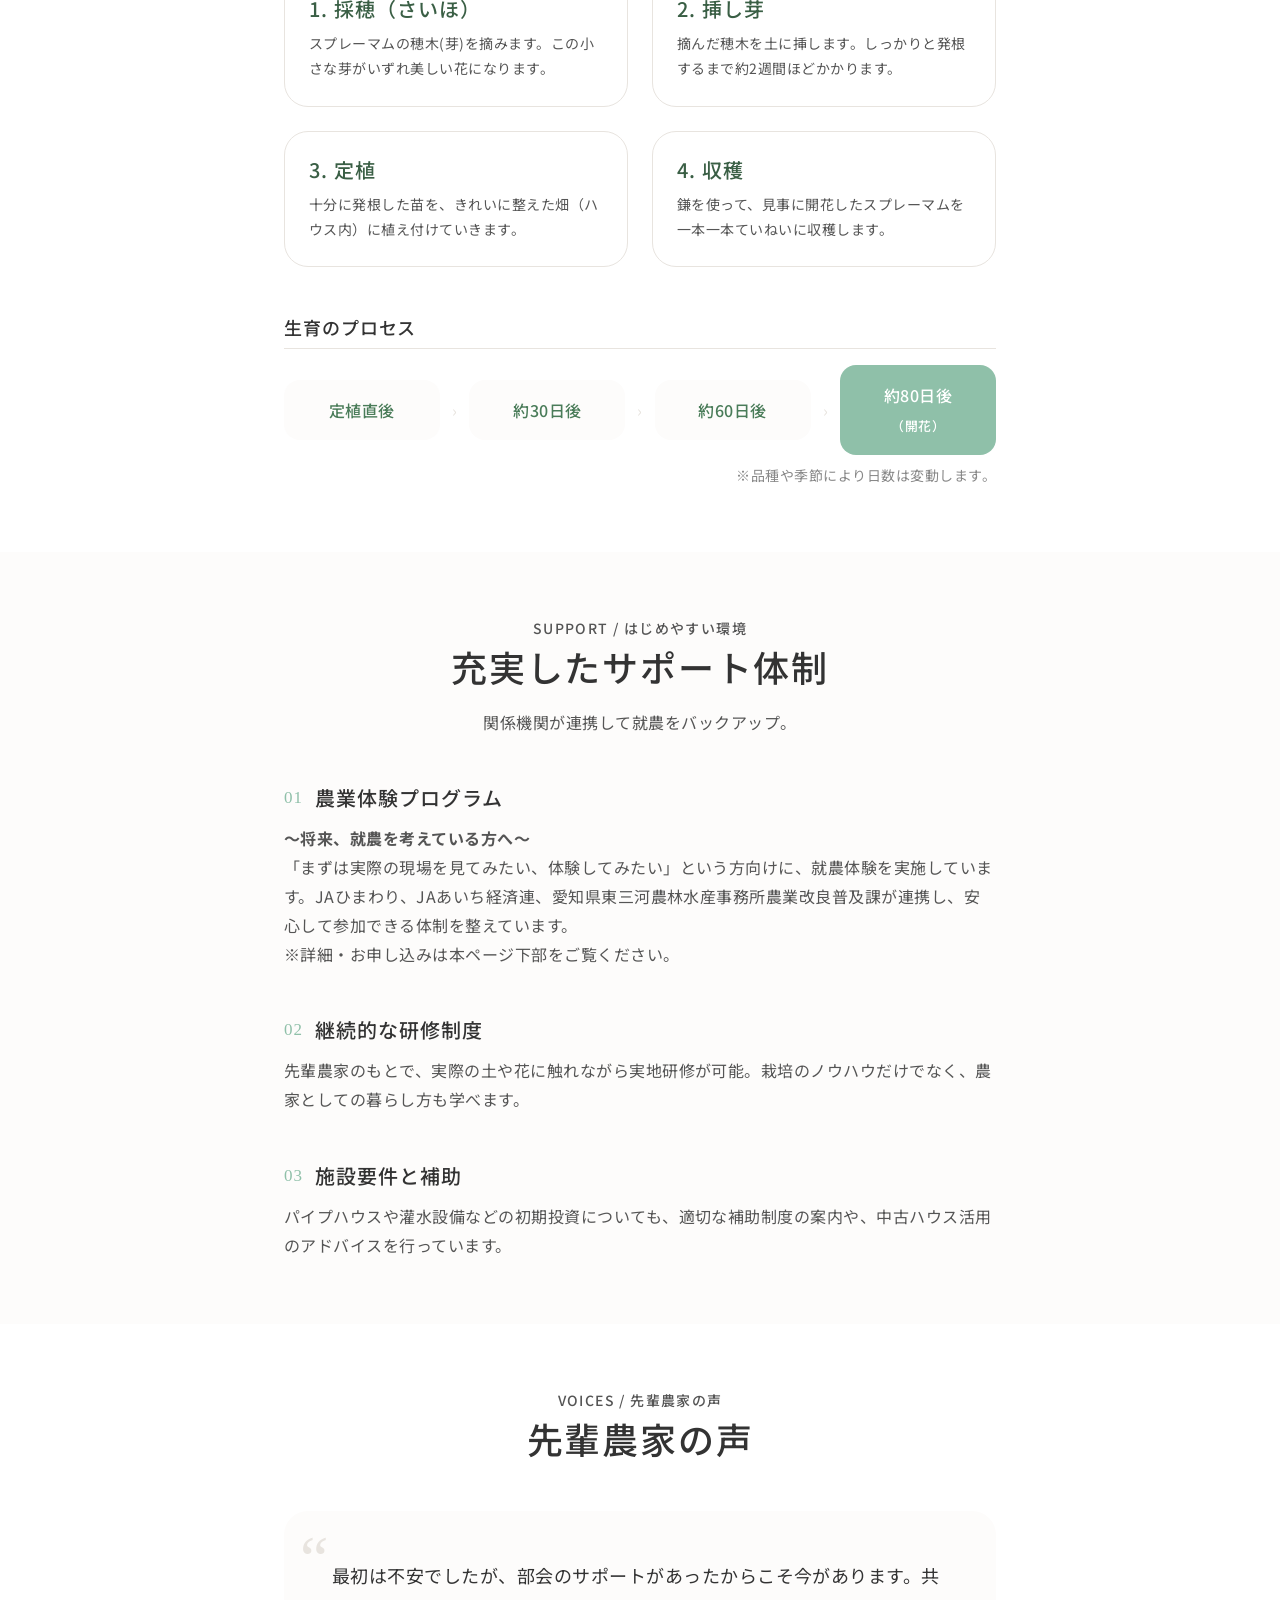
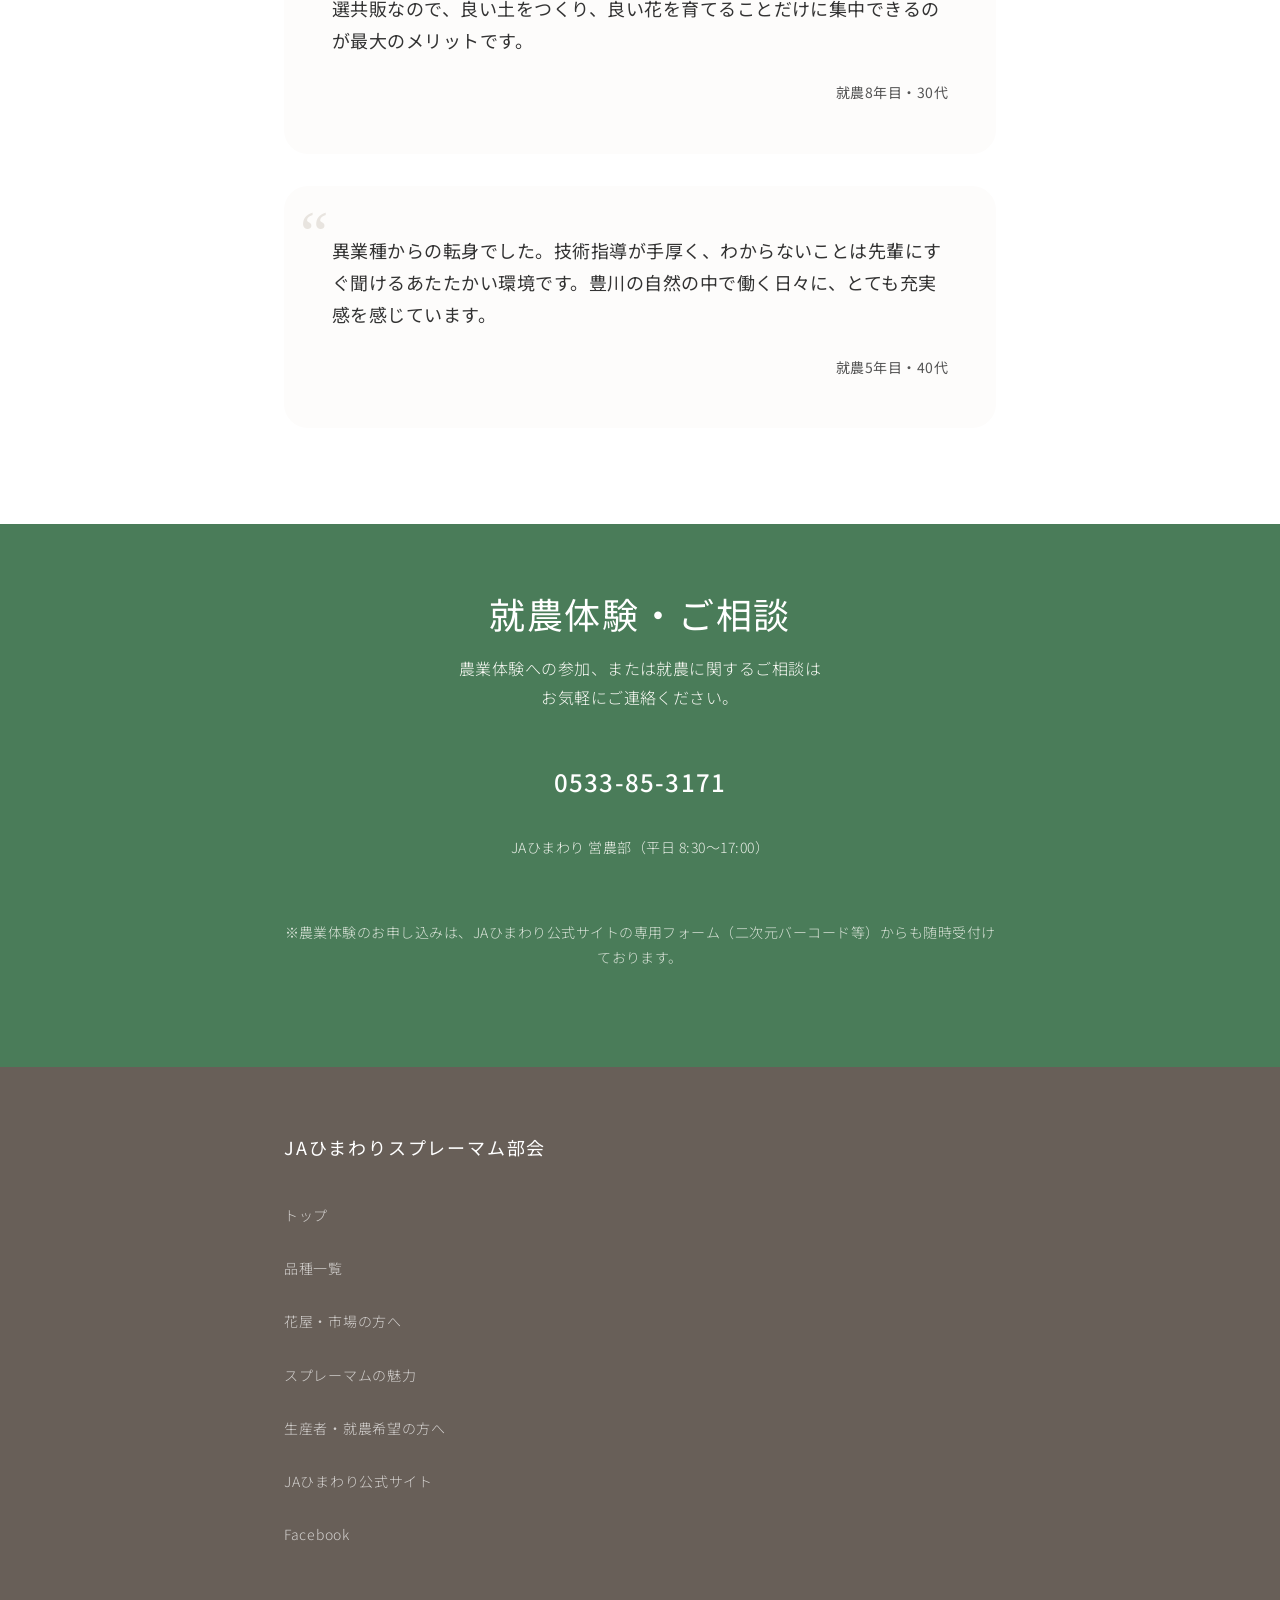
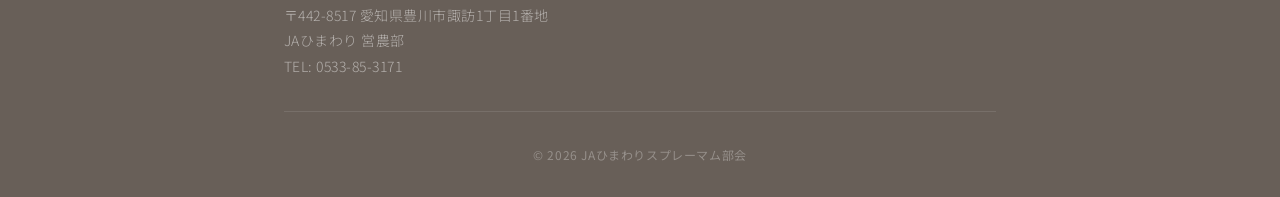
<file: farmer.html>
<!DOCTYPE html>
<html lang="ja">
<head>
  <meta charset="UTF-8">
  <meta name="viewport" content="width=device-width, initial-scale=1.0">
  <title>生産者・就農希望の方へ | JAひまわりスプレーマム部会</title>
  <meta name="description" content="豊川の豊かな自然とともに生きる。JAひまわりスプレーマム部会の仕組み、実際の作業内容、就農体験プログラムなどの支援制度をご紹介します。">
  <link rel="stylesheet" href="css/style.css">
</head>
<body>

  <!-- ===== HEADER ===== -->
  <header class="site-header" role="banner">
    <div class="header-inner">
      <a href="index.html" class="site-logo" aria-label="トップページ">
        <span>JAひまわりスプレーマム部会</span>
      </a>
      <button class="hamburger" aria-label="メニューを開く" aria-expanded="false" aria-controls="mobile-nav">
        <span></span><span></span><span></span>
      </button>
    </div>
  </header>

  <!-- ===== MOBILE NAV ===== -->
  <nav class="mobile-nav" id="mobile-nav" role="navigation" aria-label="メインメニュー">
    <a href="index.html">
      トップ <span class="en" style="font-size:0.8rem;color:#757575;margin-left:auto;">Home</span>
    </a>
    <a href="varieties.html">
      品種一覧 <span class="en" style="font-size:0.8rem;color:#757575;margin-left:auto;">Varieties</span>
    </a>
    <a href="business.html">
      花屋・市場の方へ <span class="en" style="font-size:0.8rem;color:#757575;margin-left:auto;">For Buyers</span>
    </a>
    <a href="consumer.html">
      スプレーマムの魅力 <span class="en" style="font-size:0.8rem;color:#757575;margin-left:auto;">About</span>
    </a>
    <a href="farmer.html" class="active">
      生産者・就農希望の方へ <span class="en" style="font-size:0.8rem;color:#757575;margin-left:auto;">For Farmers</span>
    </a>
  </nav>

  <!-- ===== HERO ===== -->
  <section class="hero hero-sub">
    <div class="hero-bg">
      <img src="images/hero-farmer.png" alt="圃場で作業する生産者" width="1200" height="800" loading="eager">
    </div>
    <div class="hero-overlay"></div>
    <div class="hero-content">
      <p class="section-subtitle" style="color:rgba(255,255,255,0.8);">For New Farmers / 生産者・就農希望の方へ</p>
      <h1>土と生きる、<br>花と暮らす。</h1>
      <p class="hero-subcopy">部会がサポートする、豊かな農業のかたち。</p>
    </div>
    <div class="scroll-hint" aria-hidden="true">
      <span class="scroll-hint-text">scroll</span>
      <span class="scroll-hint-arrow">↓</span>
    </div>
  </section>

  <!-- ===== BREADCRUMB ===== -->
  <div class="container">
    <p class="breadcrumb"><a href="index.html">トップ</a><span>›</span>生産者・就農希望の方へ</p>
  </div>

  <!-- ===== 部会の仕組み ===== -->
  <section id="system">
    <div class="container">
      <div class="section-header fade-in">
        <p class="section-subtitle">System / 部会でできること</p>
        <h2>一人ではなく、<br>部会で始める。</h2>
        <p>それがJAひまわりスプレーマム部会の強みです。</p>
      </div>

      <div class="feature-list fade-in">
        <div class="feature-item">
          <div class="feature-text">
            <h3 class="numbered-title"><span>01</span>共選共販で栽培に集中</h3>
            <p>部会に参加すれば、自分でゼロから販路を開拓する必要はありません。栽培技術と土づくりにしっかりと時間を使うことができます。</p>
          </div>
        </div>
        <div class="feature-item">
          <div class="feature-text">
            <h3 class="numbered-title"><span>02</span>技術指導・情報共有</h3>
            <p>先輩農家や専門の指導員からの手厚い技術サポート。目揃え会や研修会で、常に最新の知見と栽培の悩みを共有します。</p>
          </div>
        </div>
        <div class="feature-item">
          <div class="feature-text">
            <h3 class="numbered-title"><span>03</span>仲間がいる安心感</h3>
            <p>49名の部会員が互いに支え合うおおらかな環境。豊川の土地で、同じ花を育てる仲間がいつもそばにいます。</p>
          </div>
        </div>
      </div>
    </div>
  </section>

  <!-- ===== 作業内容と生育過程 ===== -->
  <section id="workflow" style="background:var(--color-surface);">
    <div class="container">
      <div class="section-header fade-in">
        <p class="section-subtitle">Workflow & Growth / スプレーマムができるまで</p>
        <h2>日々の営みと、花の成長</h2>
        <p>苗づくりから収穫まで、ていねいな手作業の積み重ねです。</p>
      </div>

      <div class="fade-in">
        <h3 style="font-size:var(--font-size-lg); border-bottom:1px solid var(--color-border); padding-bottom:8px; margin-bottom:var(--space-md);">主な作業内容</h3>
        <div class="card-grid" style="grid-template-columns: repeat(auto-fit, minmax(280px, 1fr));">
          <div class="card" style="padding:var(--space-lg); box-shadow:none;">
            <h4 style="color:var(--color-primary-dark); margin-bottom:8px;">1. 採穂（さいほ）</h4>
            <p style="font-size:var(--font-size-sm); color:var(--color-text-light);">スプレーマムの穂木(芽)を摘みます。この小さな芽がいずれ美しい花になります。</p>
          </div>
          <div class="card" style="padding:var(--space-lg); box-shadow:none;">
            <h4 style="color:var(--color-primary-dark); margin-bottom:8px;">2. 挿し芽</h4>
            <p style="font-size:var(--font-size-sm); color:var(--color-text-light);">摘んだ穂木を土に挿します。しっかりと発根するまで約2週間ほどかかります。</p>
          </div>
          <div class="card" style="padding:var(--space-lg); box-shadow:none;">
            <h4 style="color:var(--color-primary-dark); margin-bottom:8px;">3. 定植</h4>
            <p style="font-size:var(--font-size-sm); color:var(--color-text-light);">十分に発根した苗を、きれいに整えた畑（ハウス内）に植え付けていきます。</p>
          </div>
          <div class="card" style="padding:var(--space-lg); box-shadow:none;">
            <h4 style="color:var(--color-primary-dark); margin-bottom:8px;">4. 収穫</h4>
            <p style="font-size:var(--font-size-sm); color:var(--color-text-light);">鎌を使って、見事に開花したスプレーマムを一本一本ていねいに収穫します。</p>
          </div>
        </div>
      </div>

      <div class="fade-in" style="margin-top:var(--space-2xl);">
        <h3 style="font-size:var(--font-size-lg); border-bottom:1px solid var(--color-border); padding-bottom:8px; margin-bottom:var(--space-md);">生育のプロセス</h3>
        <div style="display:flex; flex-wrap:wrap; gap:var(--space-sm); justify-content:space-between; align-items:center; text-align:center;">
          <div style="flex:1; min-width:80px;">
            <div style="background:var(--color-bg); padding:var(--space-md) 0; border-radius:var(--radius-md); font-weight:500; color:var(--color-primary);">定植直後</div>
          </div>
          <div style="color:var(--color-border);">›</div>
          <div style="flex:1; min-width:80px;">
            <div style="background:var(--color-bg); padding:var(--space-md) 0; border-radius:var(--radius-md); font-weight:500; color:var(--color-primary);">約30日後</div>
          </div>
          <div style="color:var(--color-border);">›</div>
          <div style="flex:1; min-width:80px;">
            <div style="background:var(--color-bg); padding:var(--space-md) 0; border-radius:var(--radius-md); font-weight:500; color:var(--color-primary);">約60日後</div>
          </div>
          <div style="color:var(--color-border);">›</div>
          <div style="flex:1; min-width:80px;">
            <div style="background:var(--color-primary-light); color:white; padding:var(--space-md) 0; border-radius:var(--radius-md); font-weight:500;">約80日後<br><span style="font-size:0.8em;">（開花）</span></div>
          </div>
        </div>
        <p style="font-size:var(--font-size-sm); color:var(--color-text-muted); text-align:right; margin-top:8px;">※品種や季節により日数は変動します。</p>
      </div>

    </div>
  </section>

  <!-- ===== 施設・支援制度 ===== -->
  <section id="support">
    <div class="container">
      <div class="section-header fade-in">
        <p class="section-subtitle">Support / はじめやすい環境</p>
        <h2>充実したサポート体制</h2>
        <p>関係機関が連携して就農をバックアップ。</p>
      </div>

      <div class="feature-list fade-in">
        <div class="feature-item">
          <div class="feature-text">
            <h3 class="numbered-title"><span>01</span>農業体験プログラム</h3>
            <p><strong>〜将来、就農を考えている方へ〜</strong><br>
            「まずは実際の現場を見てみたい、体験してみたい」という方向けに、就農体験を実施しています。JAひまわり、JAあいち経済連、愛知県東三河農林水産事務所農業改良普及課が連携し、安心して参加できる体制を整えています。<br>
            ※詳細・お申し込みは本ページ下部をご覧ください。</p>
          </div>
        </div>
        <div class="feature-item">
          <div class="feature-text">
            <h3 class="numbered-title"><span>02</span>継続的な研修制度</h3>
            <p>先輩農家のもとで、実際の土や花に触れながら実地研修が可能。栽培のノウハウだけでなく、農家としての暮らし方も学べます。</p>
          </div>
        </div>
        <div class="feature-item">
          <div class="feature-text">
            <h3 class="numbered-title"><span>03</span>施設要件と補助</h3>
            <p>パイプハウスや灌水設備などの初期投資についても、適切な補助制度の案内や、中古ハウス活用のアドバイスを行っています。</p>
          </div>
        </div>
      </div>
    </div>
  </section>

  <!-- ===== 先輩の声 ===== -->
  <section id="voices" style="background:var(--color-surface);">
    <div class="container">
      <div class="section-header fade-in">
        <p class="section-subtitle">Voices / 先輩農家の声</p>
        <h2>先輩農家の声</h2>
      </div>

      <div class="fade-in">
        <div class="testimonial">
          <p class="testimonial-text">最初は不安でしたが、部会のサポートがあったからこそ今があります。共選共販なので、良い土をつくり、良い花を育てることだけに集中できるのが最大のメリットです。</p>
          <p class="testimonial-author">就農8年目・30代</p>
        </div>
      </div>

      <div class="fade-in">
        <div class="testimonial">
          <p class="testimonial-text">異業種からの転身でした。技術指導が手厚く、わからないことは先輩にすぐ聞けるあたたかい環境です。豊川の自然の中で働く日々に、とても充実感を感じています。</p>
          <p class="testimonial-author">就農5年目・40代</p>
        </div>
      </div>
    </div>
  </section>

  <!-- ===== CTA ===== -->
  <section class="cta-section">
    <div class="container">
      <h2 class="fade-in">就農体験・ご相談</h2>
      <p class="fade-in">農業体験への参加、または就農に関するご相談は<br>お気軽にご連絡ください。</p>
      <div class="cta-buttons fade-in">
        <a href="tel:0533853171" class="cta-tel" aria-label="電話で相談">
          0533-85-3171
        </a>
        <p class="cta-tel-note">JAひまわり 営農部（平日 8:30〜17:00）</p>
        <p style="margin-top:var(--space-sm); font-size:var(--font-size-sm); opacity:0.8;">※農業体験のお申し込みは、JAひまわり公式サイトの専用フォーム（二次元バーコード等）からも随時受付けております。</p>
      </div>
    </div>
  </section>

  <!-- ===== FOOTER ===== -->
  <footer class="site-footer" role="contentinfo">
    <div class="container">
      <div class="footer-logo">
        JAひまわりスプレーマム部会
      </div>
      <nav class="footer-links" aria-label="フッターリンク">
        <a href="index.html">トップ</a>
        <a href="varieties.html">品種一覧</a>
        <a href="business.html">花屋・市場の方へ</a>
        <a href="consumer.html">スプレーマムの魅力</a>
        <a href="farmer.html">生産者・就農希望の方へ</a>
        <a href="https://ja-himawari.com/" target="_blank" rel="noopener noreferrer">JAひまわり公式サイト</a>
        <a href="https://www.facebook.com/himawari.spraymum" target="_blank" rel="noopener noreferrer">Facebook</a>
      </nav>
      <address class="footer-address">
        〒442-8517 愛知県豊川市諏訪1丁目1番地<br>
        JAひまわり 営農部<br>
        TEL: 0533-85-3171
      </address>
      <p class="footer-legal">© 2026 JAひまわりスプレーマム部会</p>
    </div>
  </footer>

  <script src="js/main.js"></script>
</body>
</html>
</file>
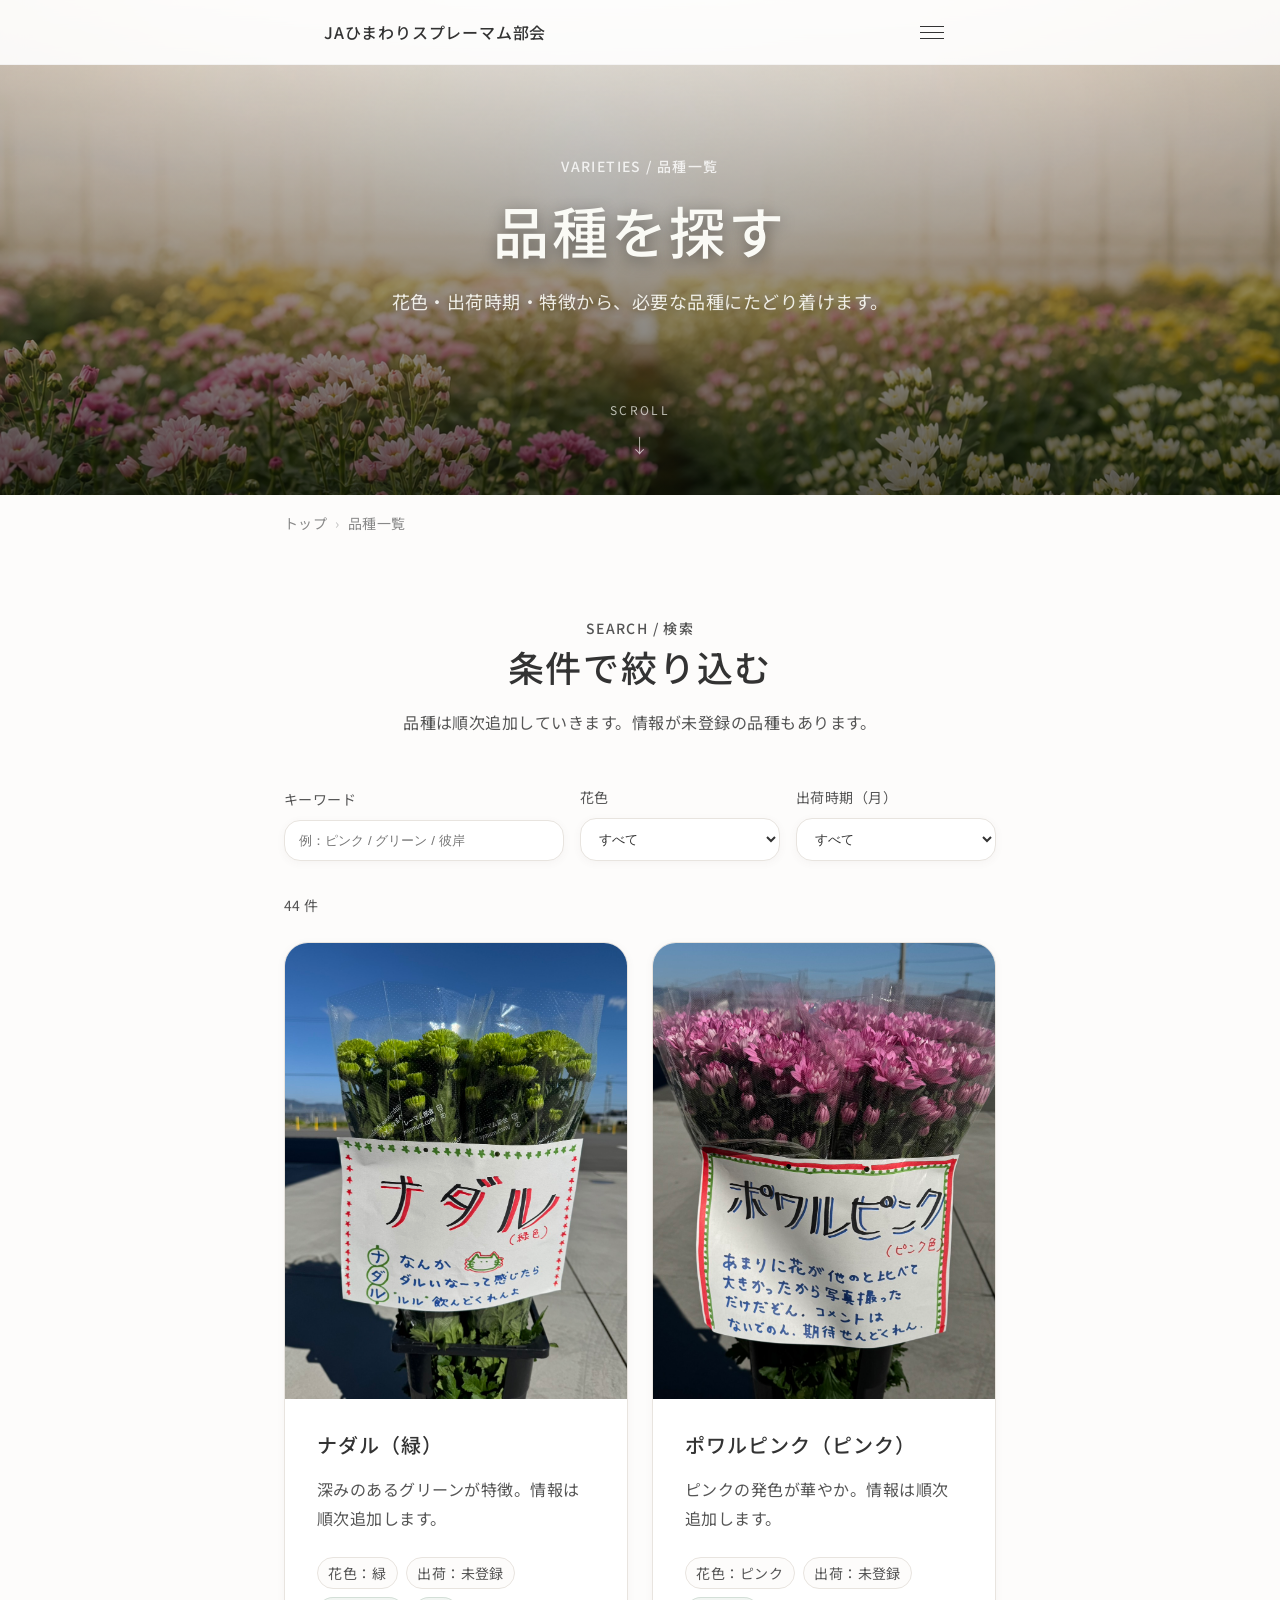
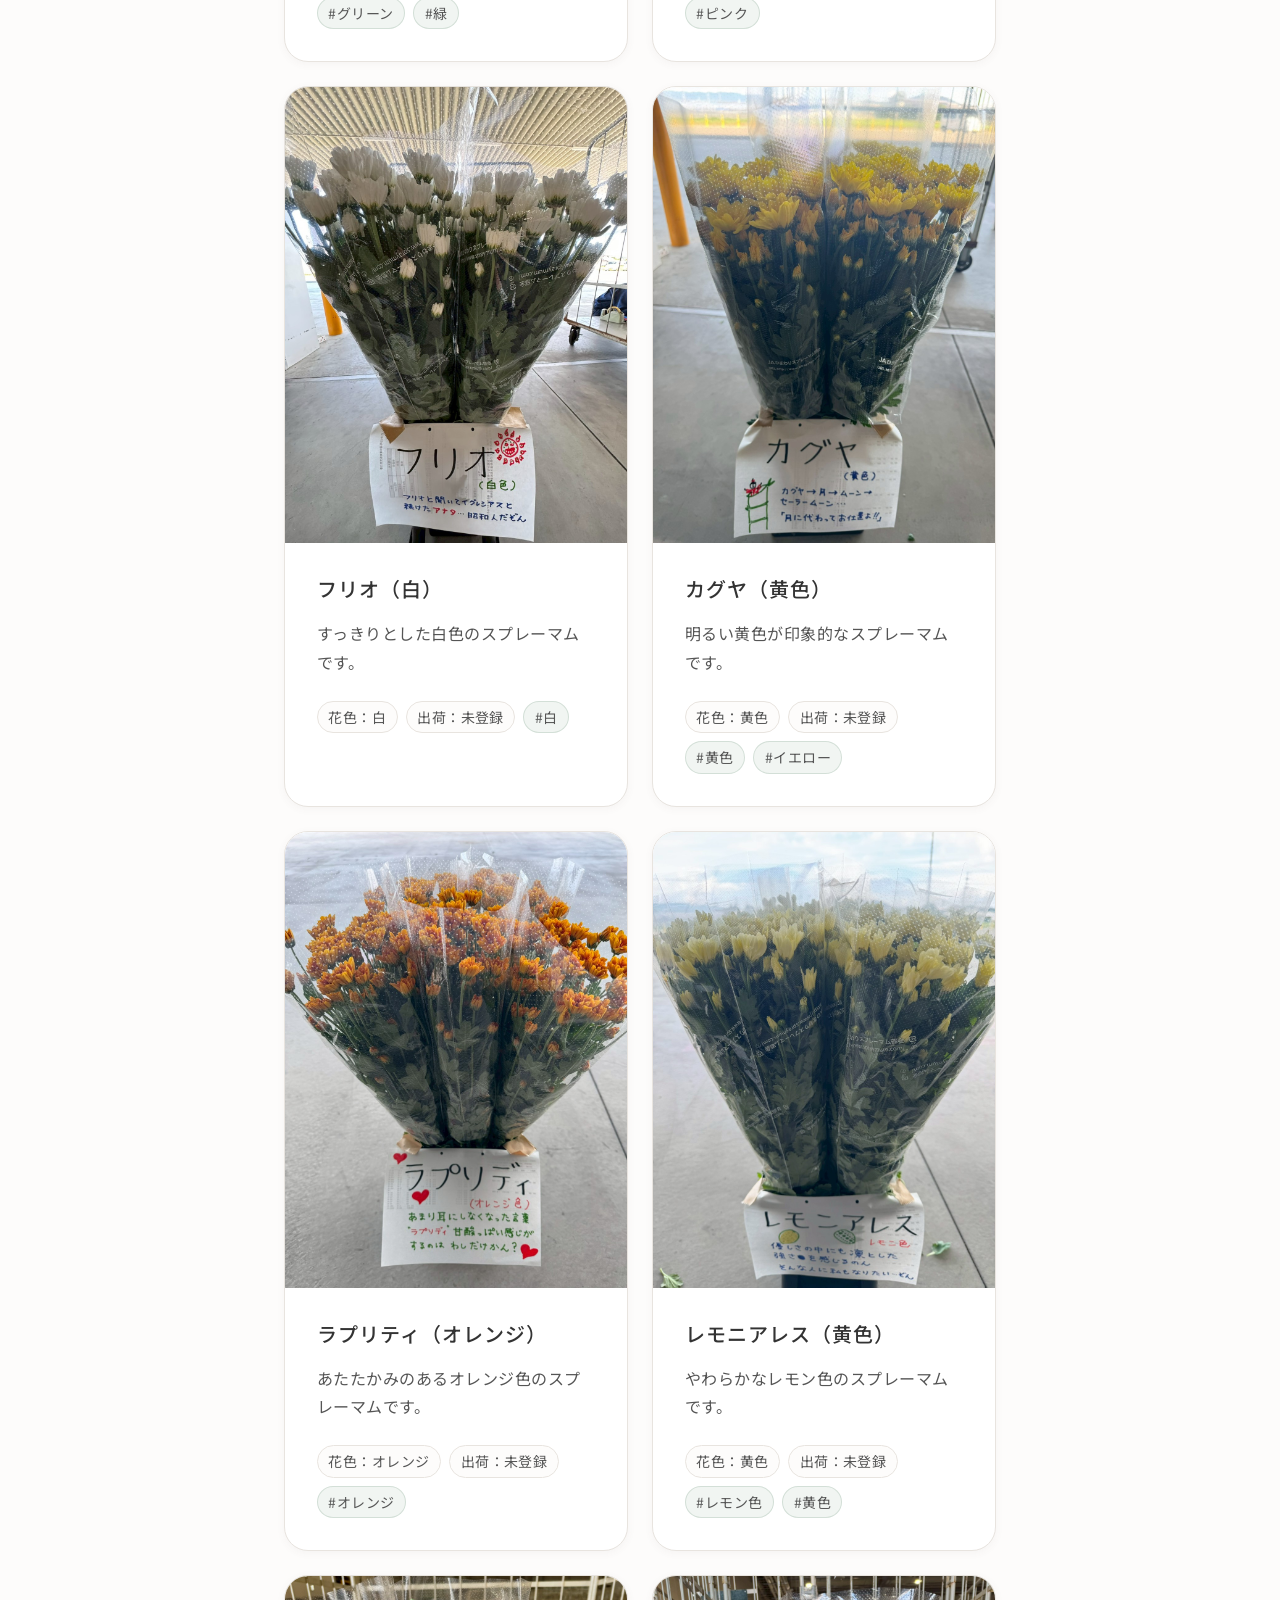
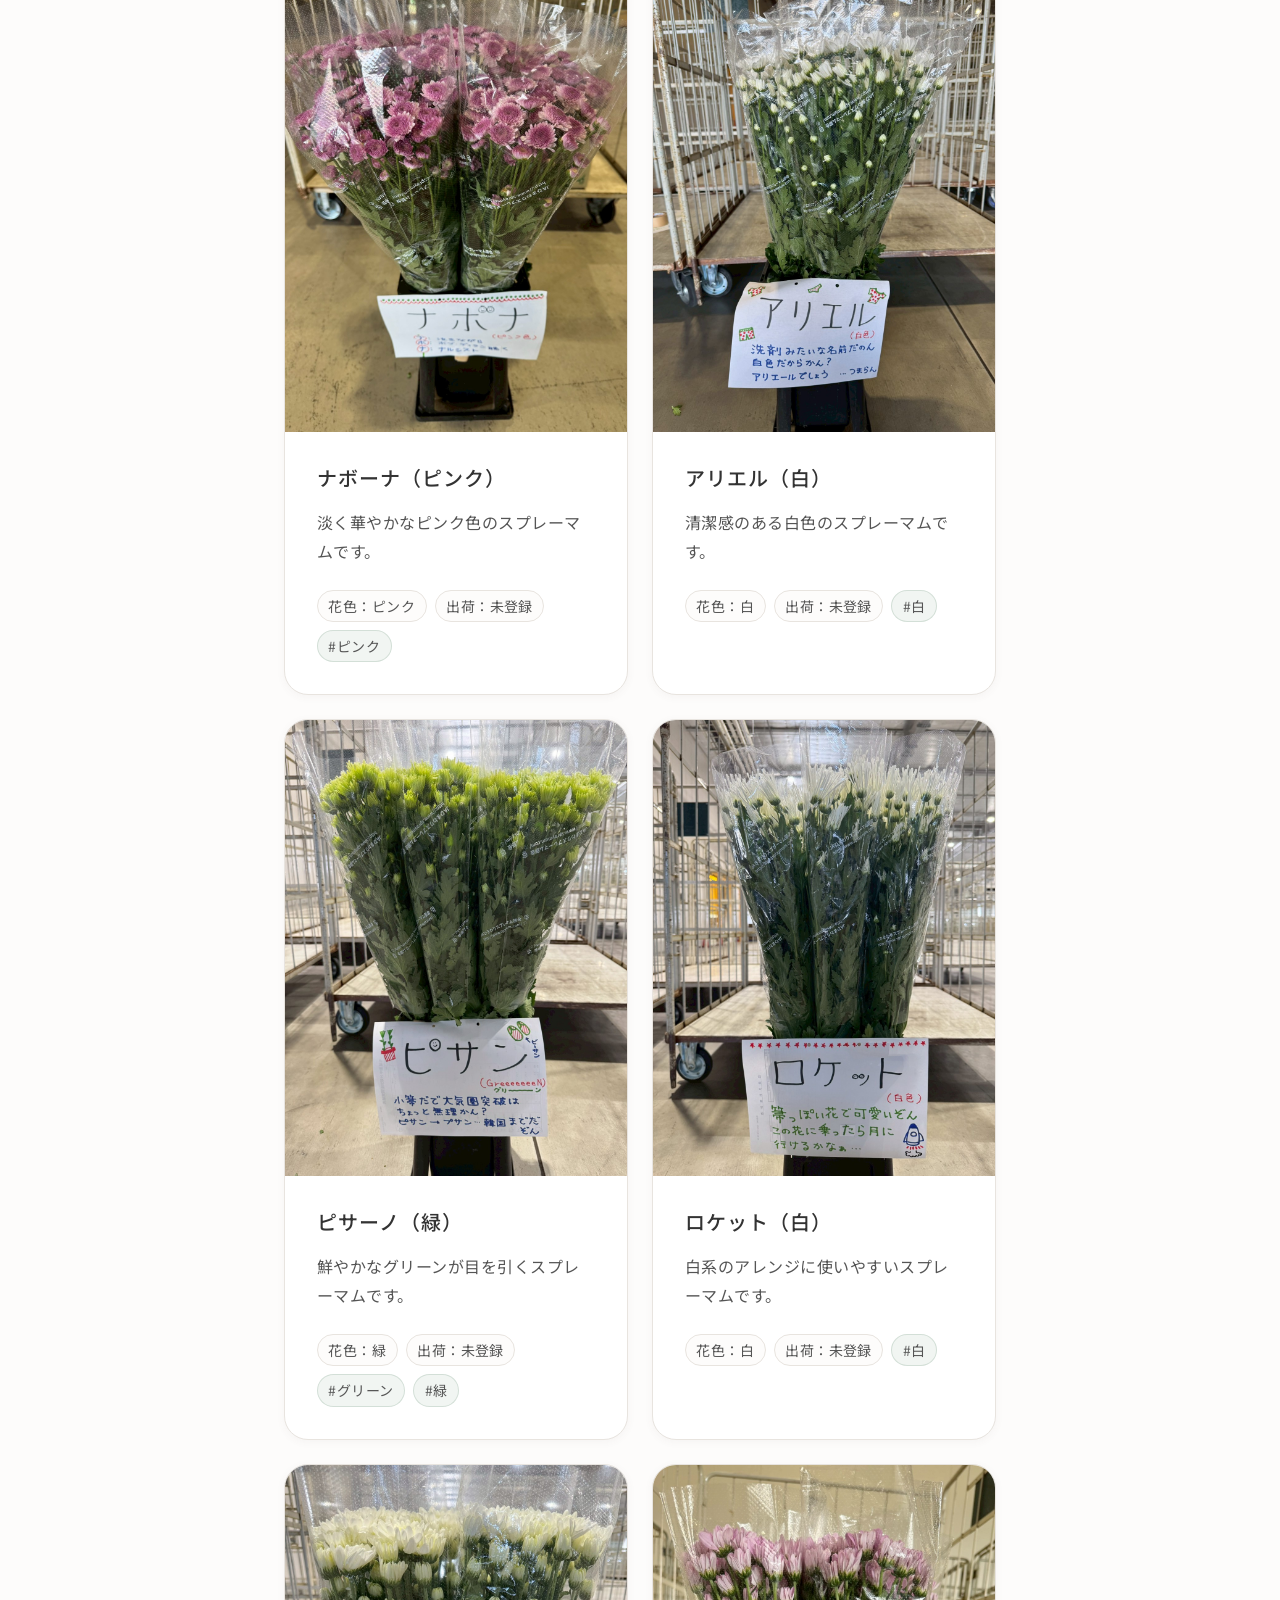
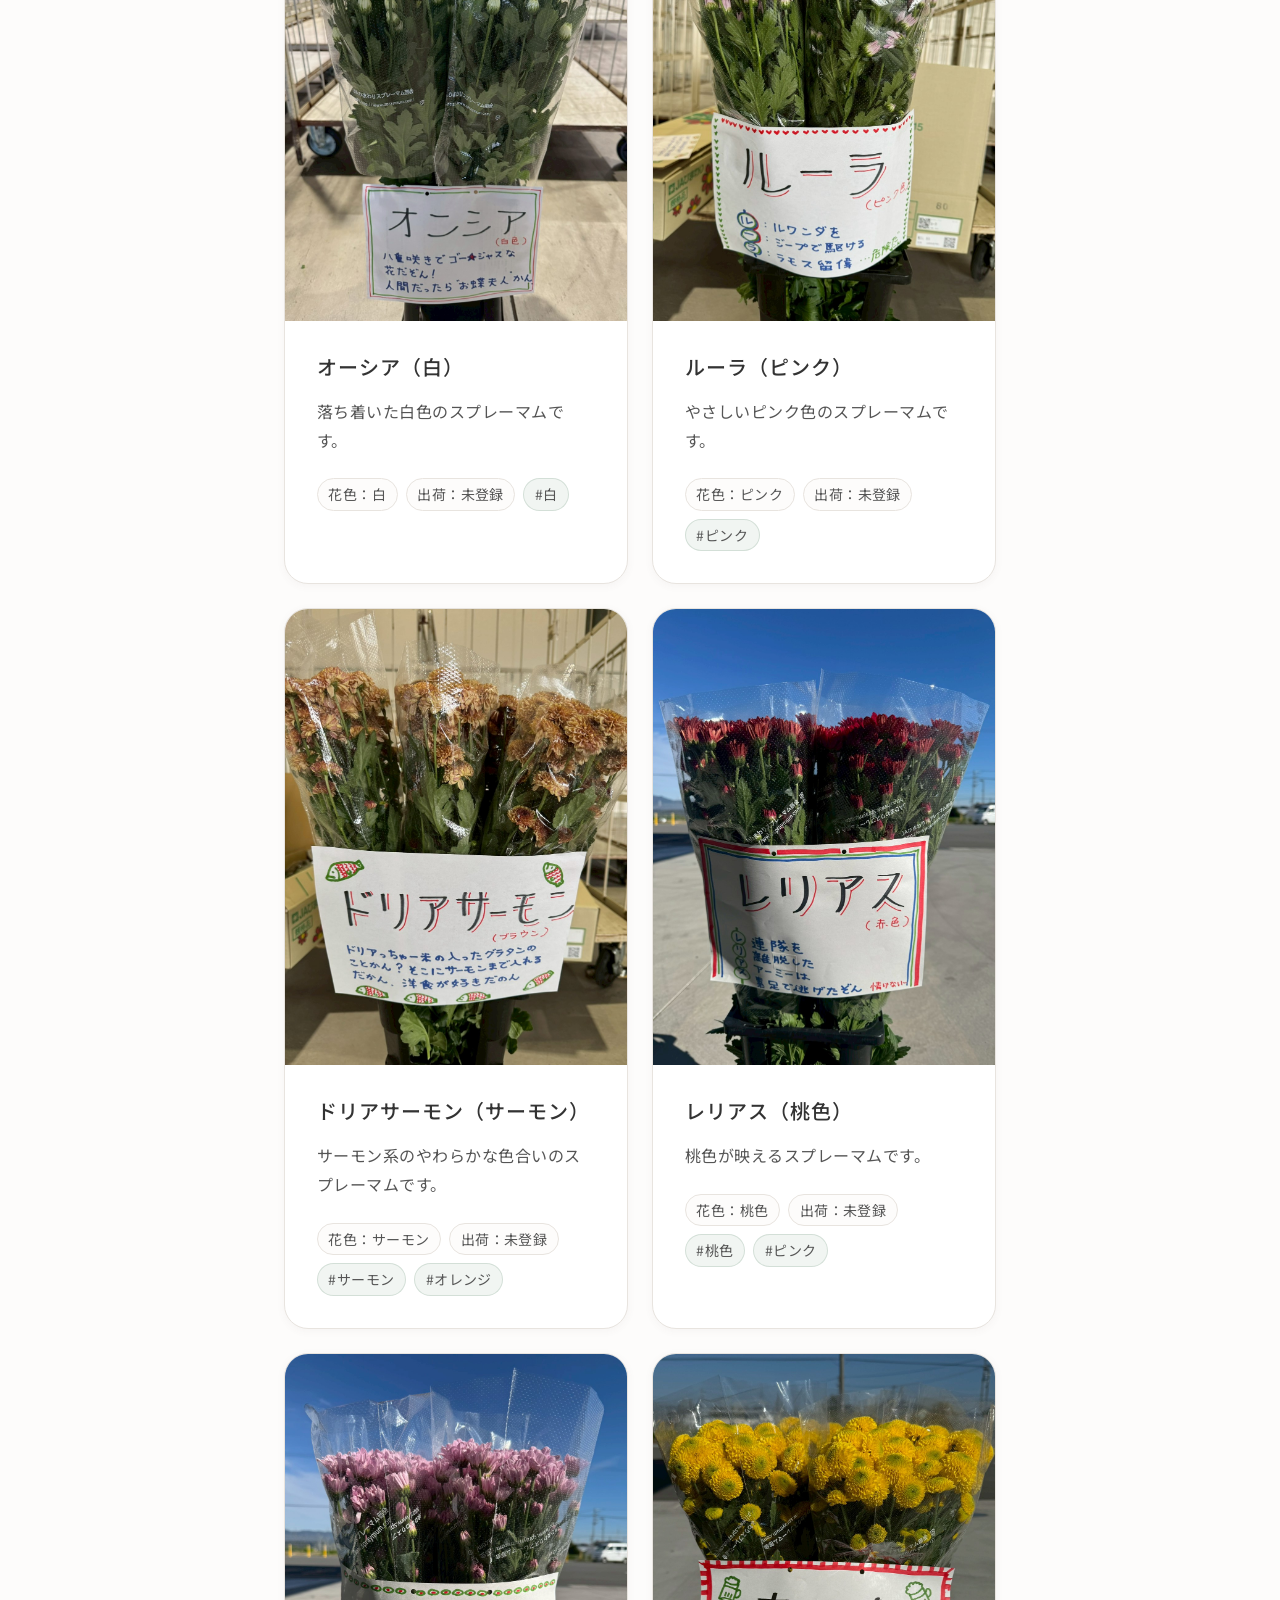
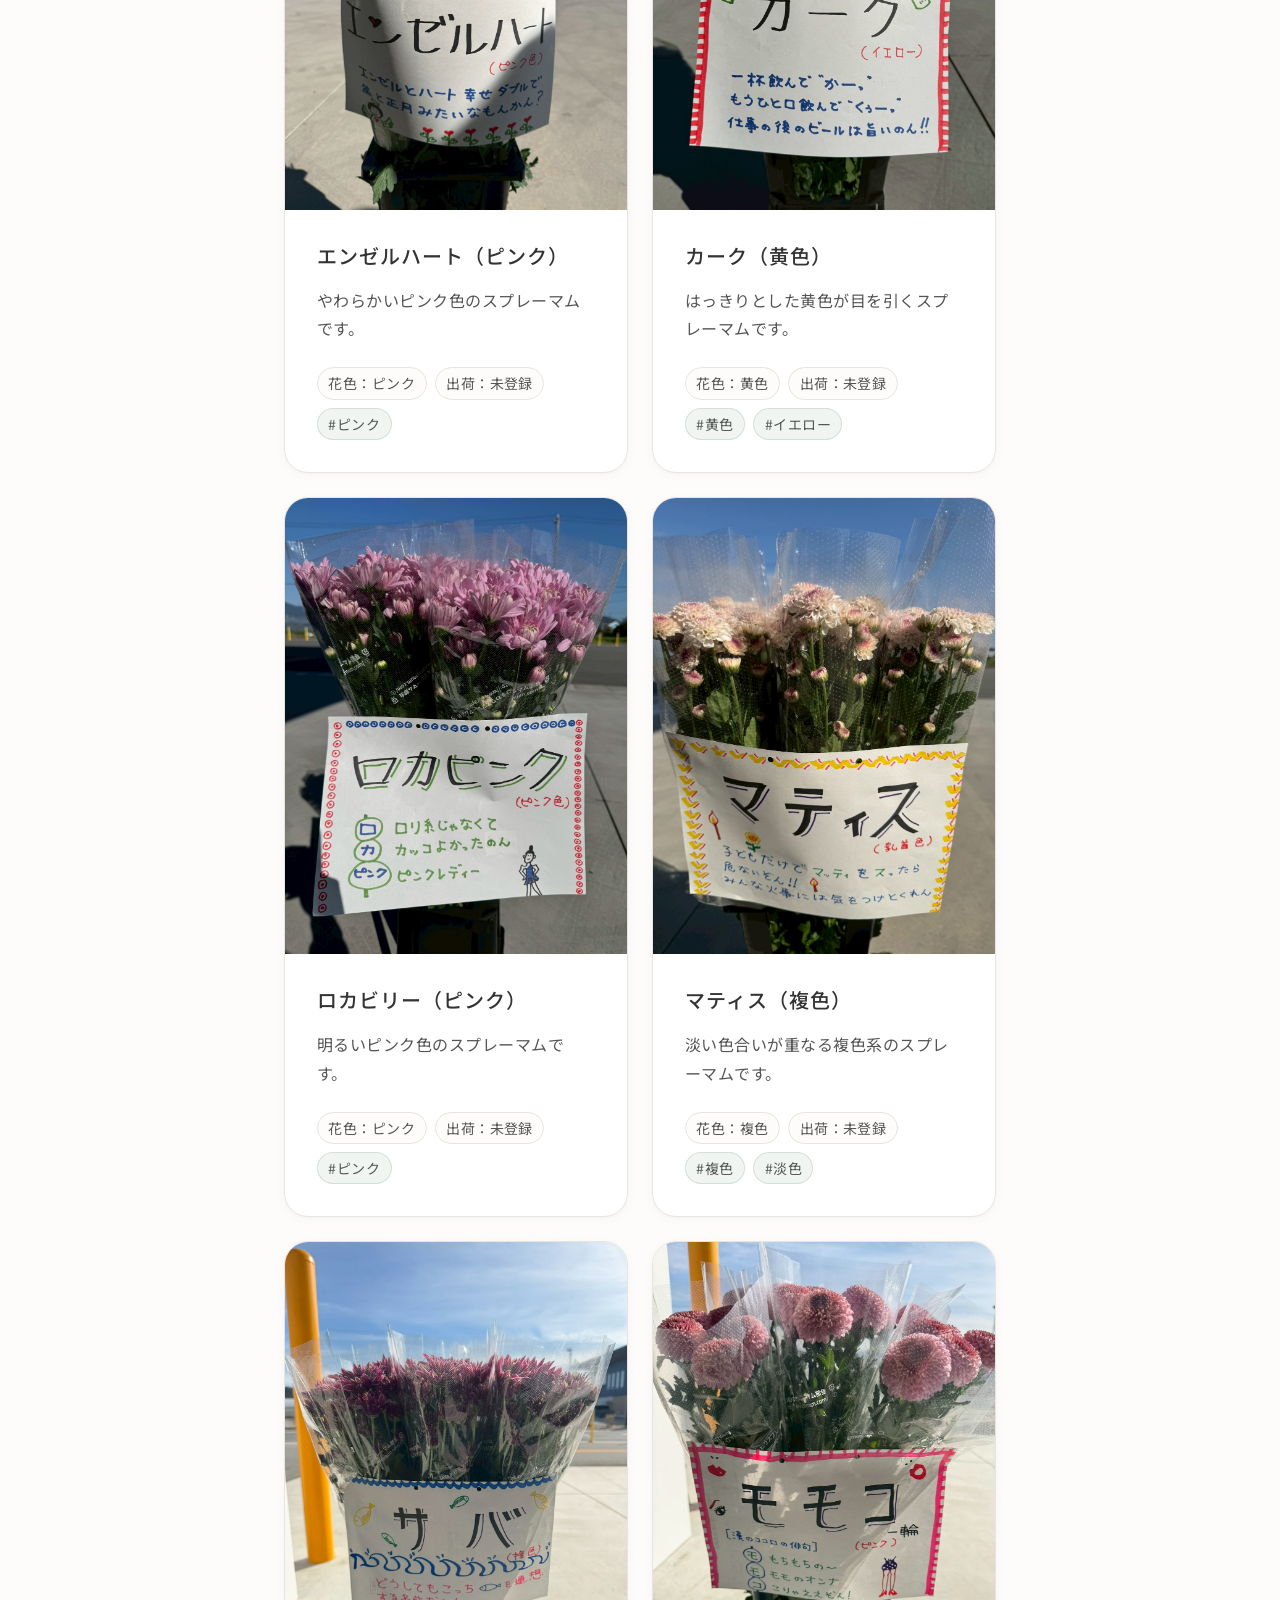
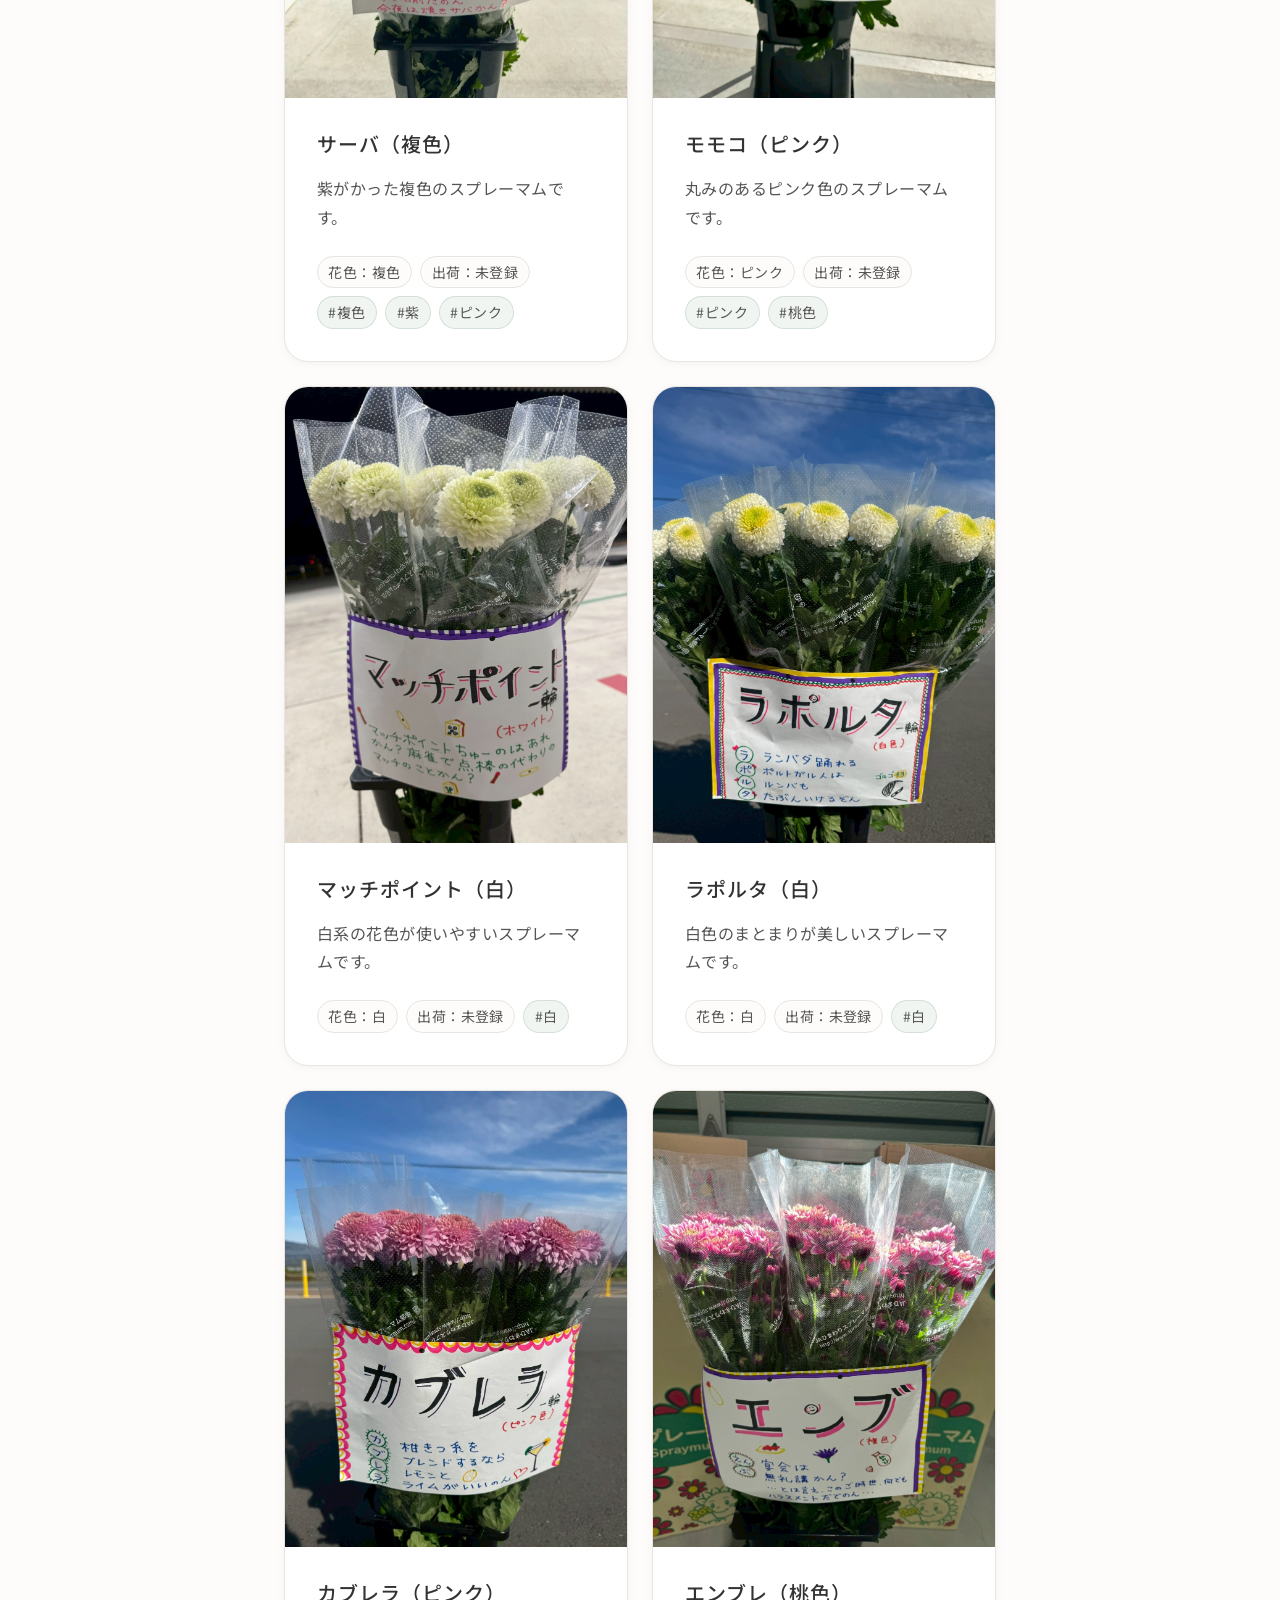
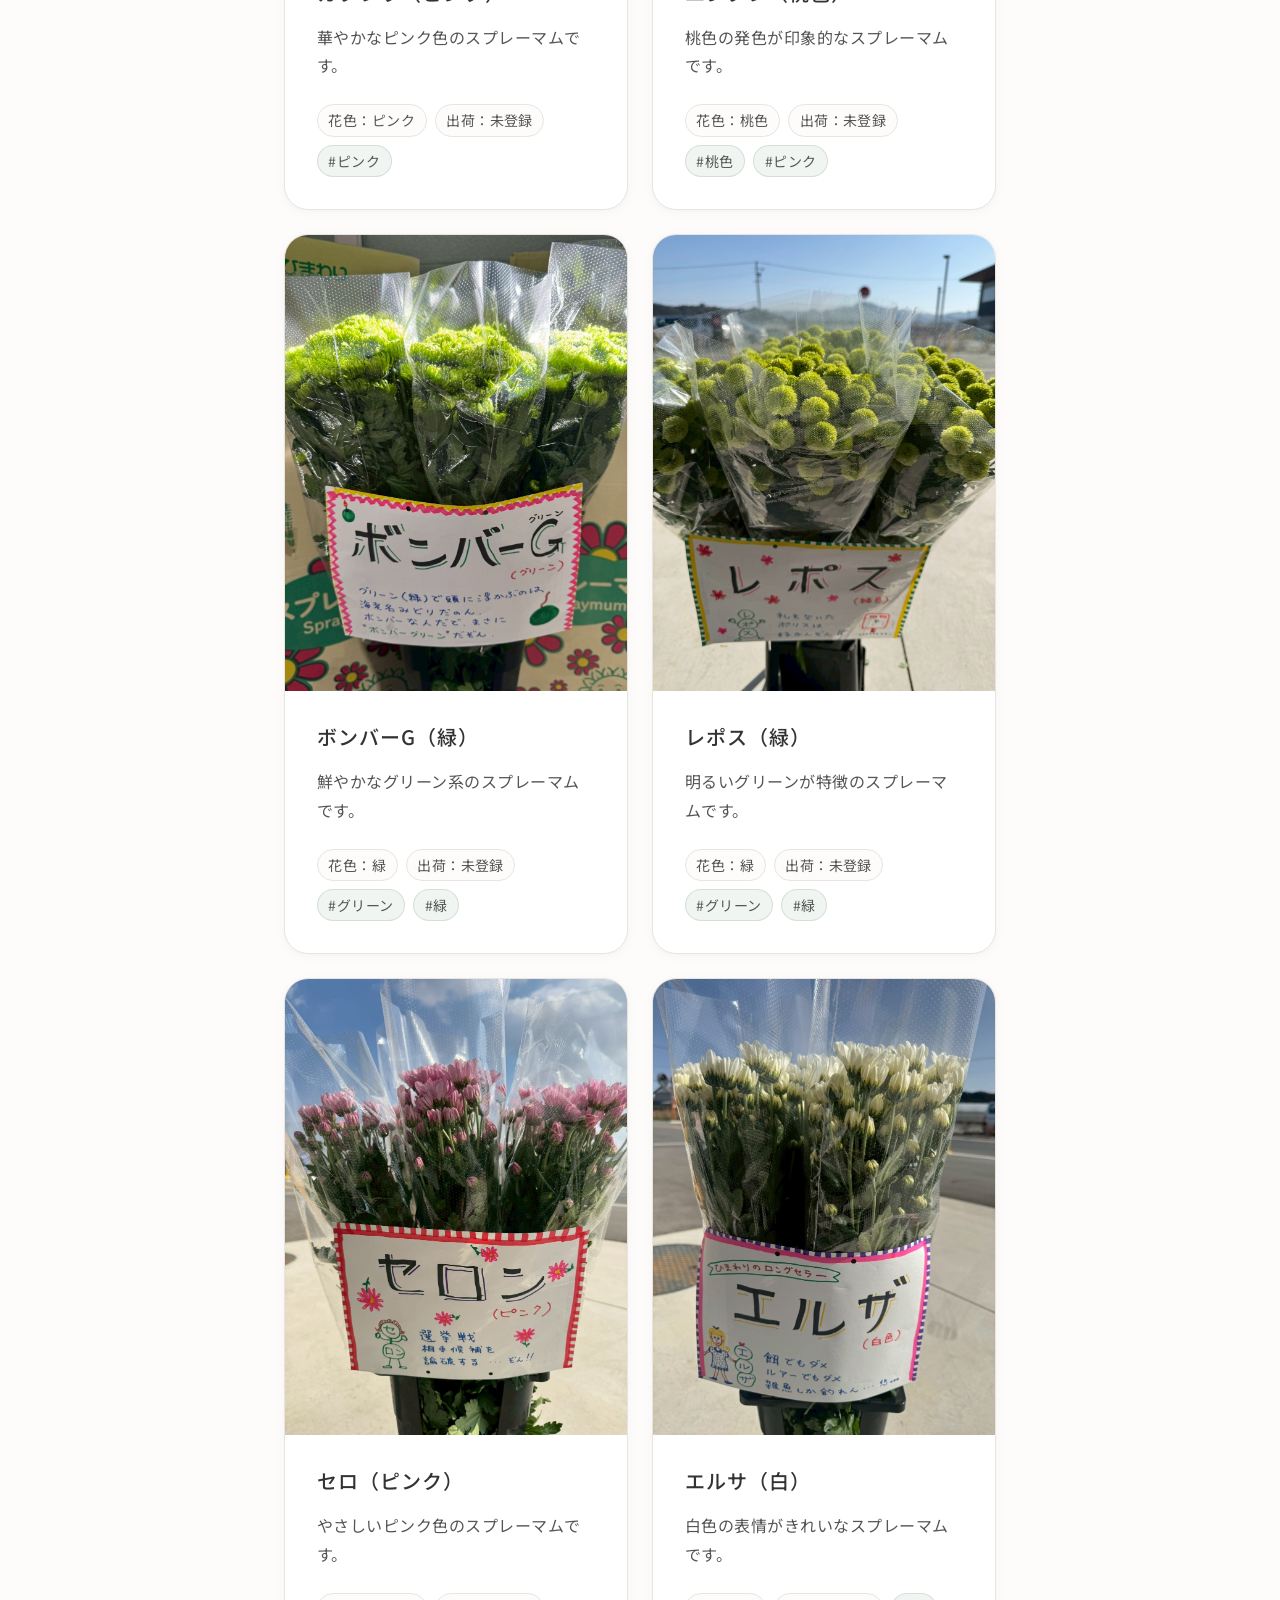
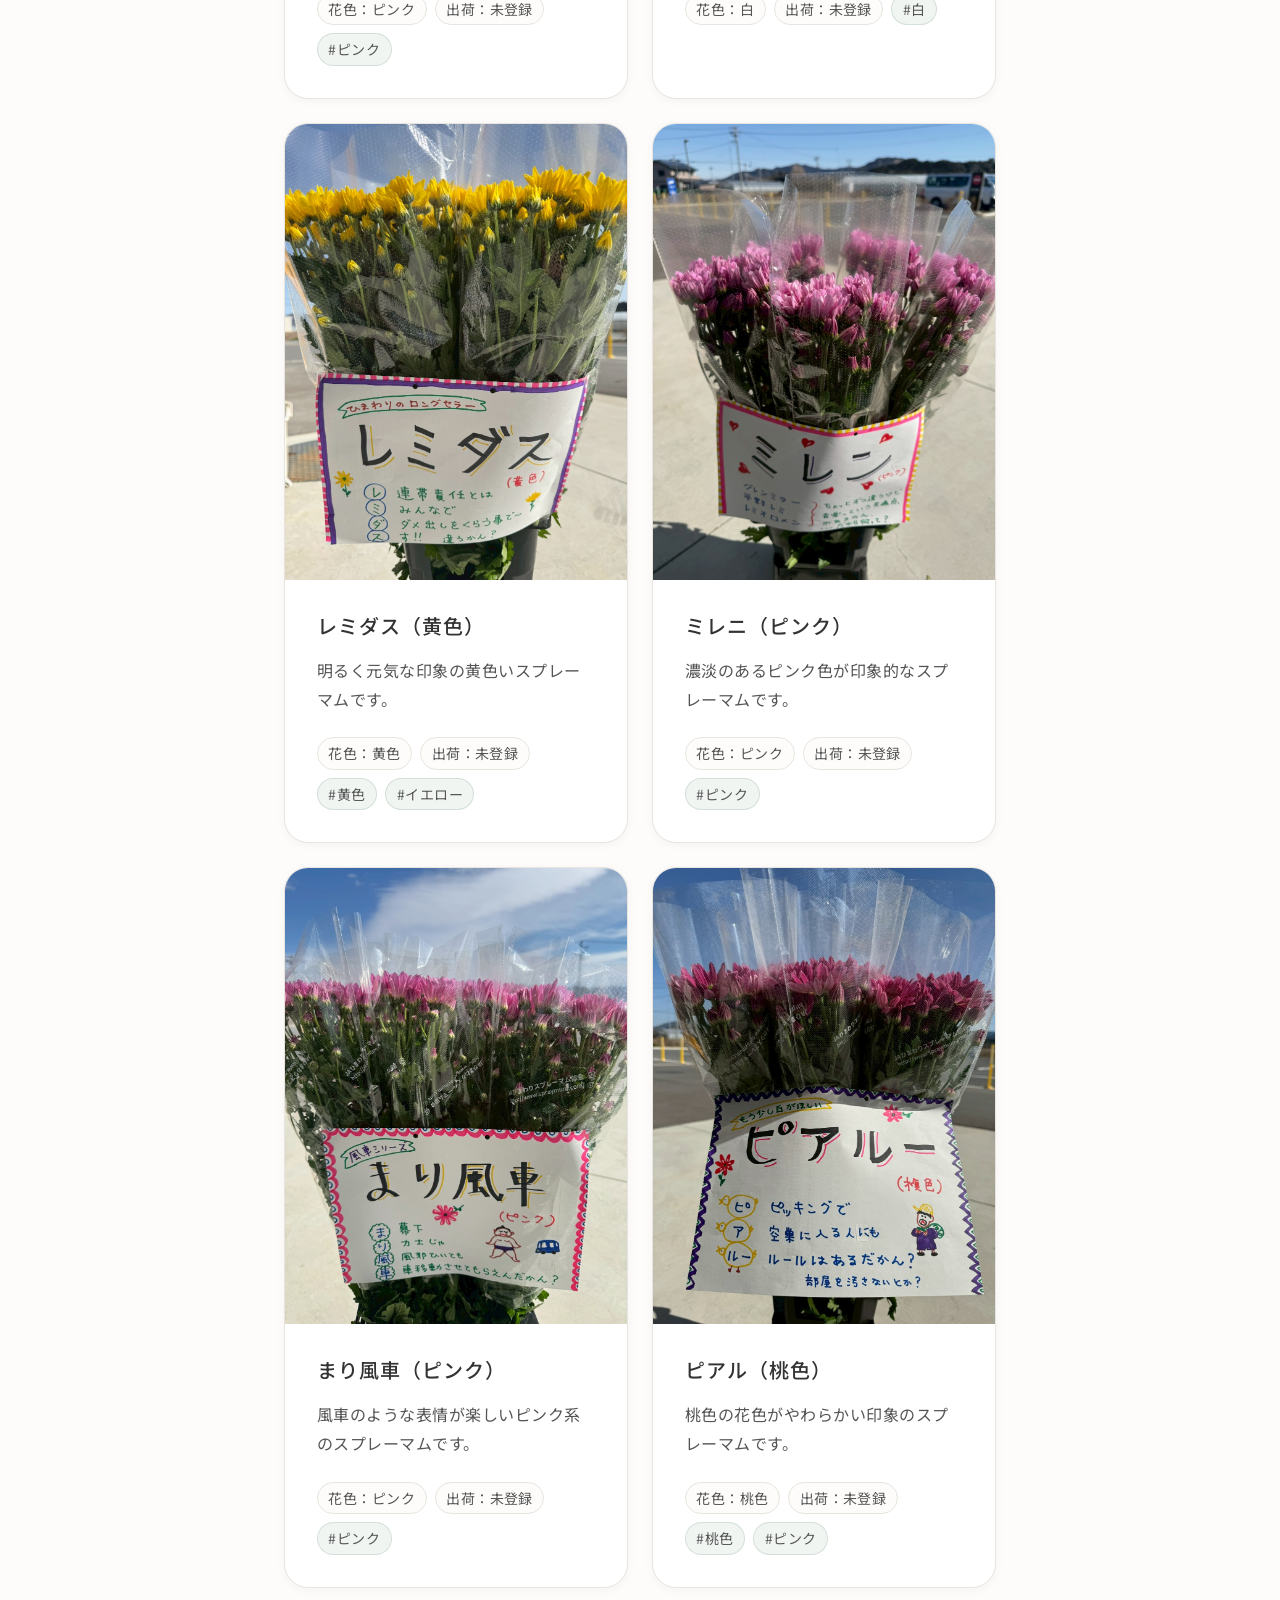
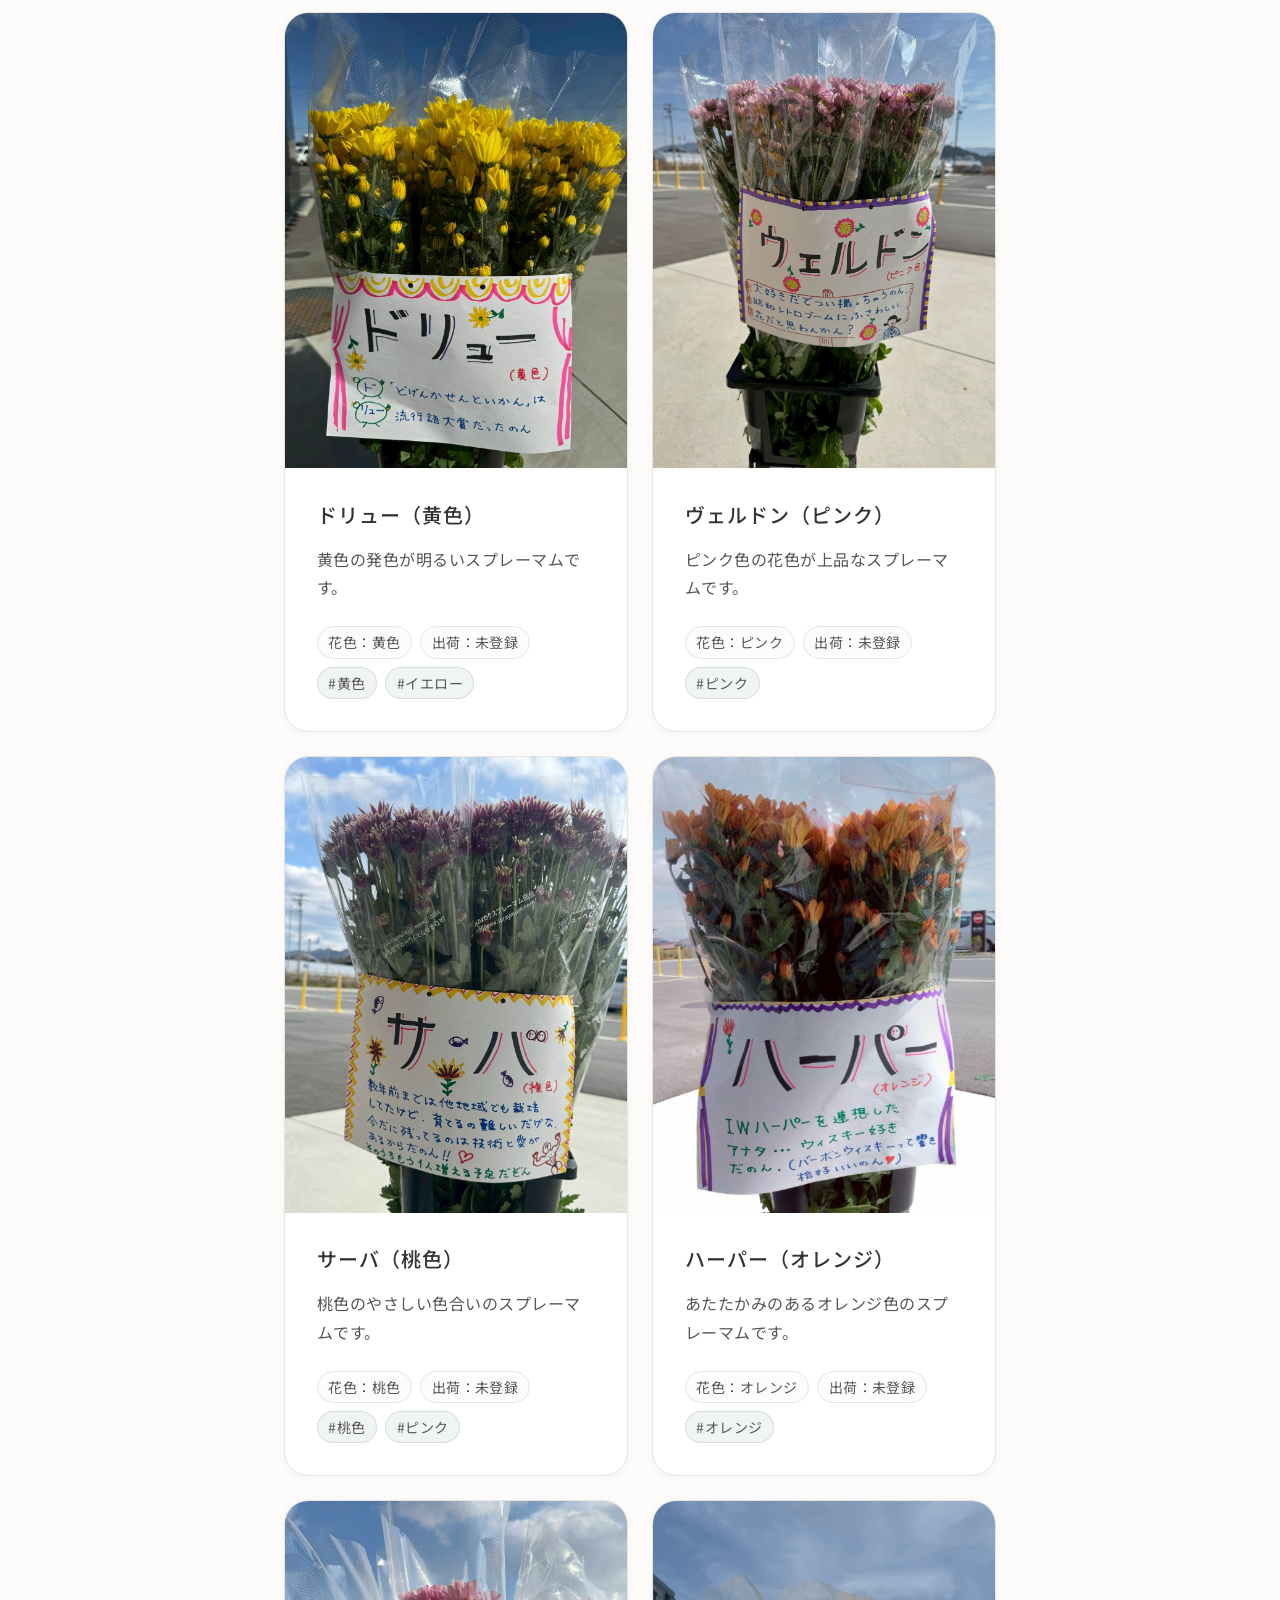
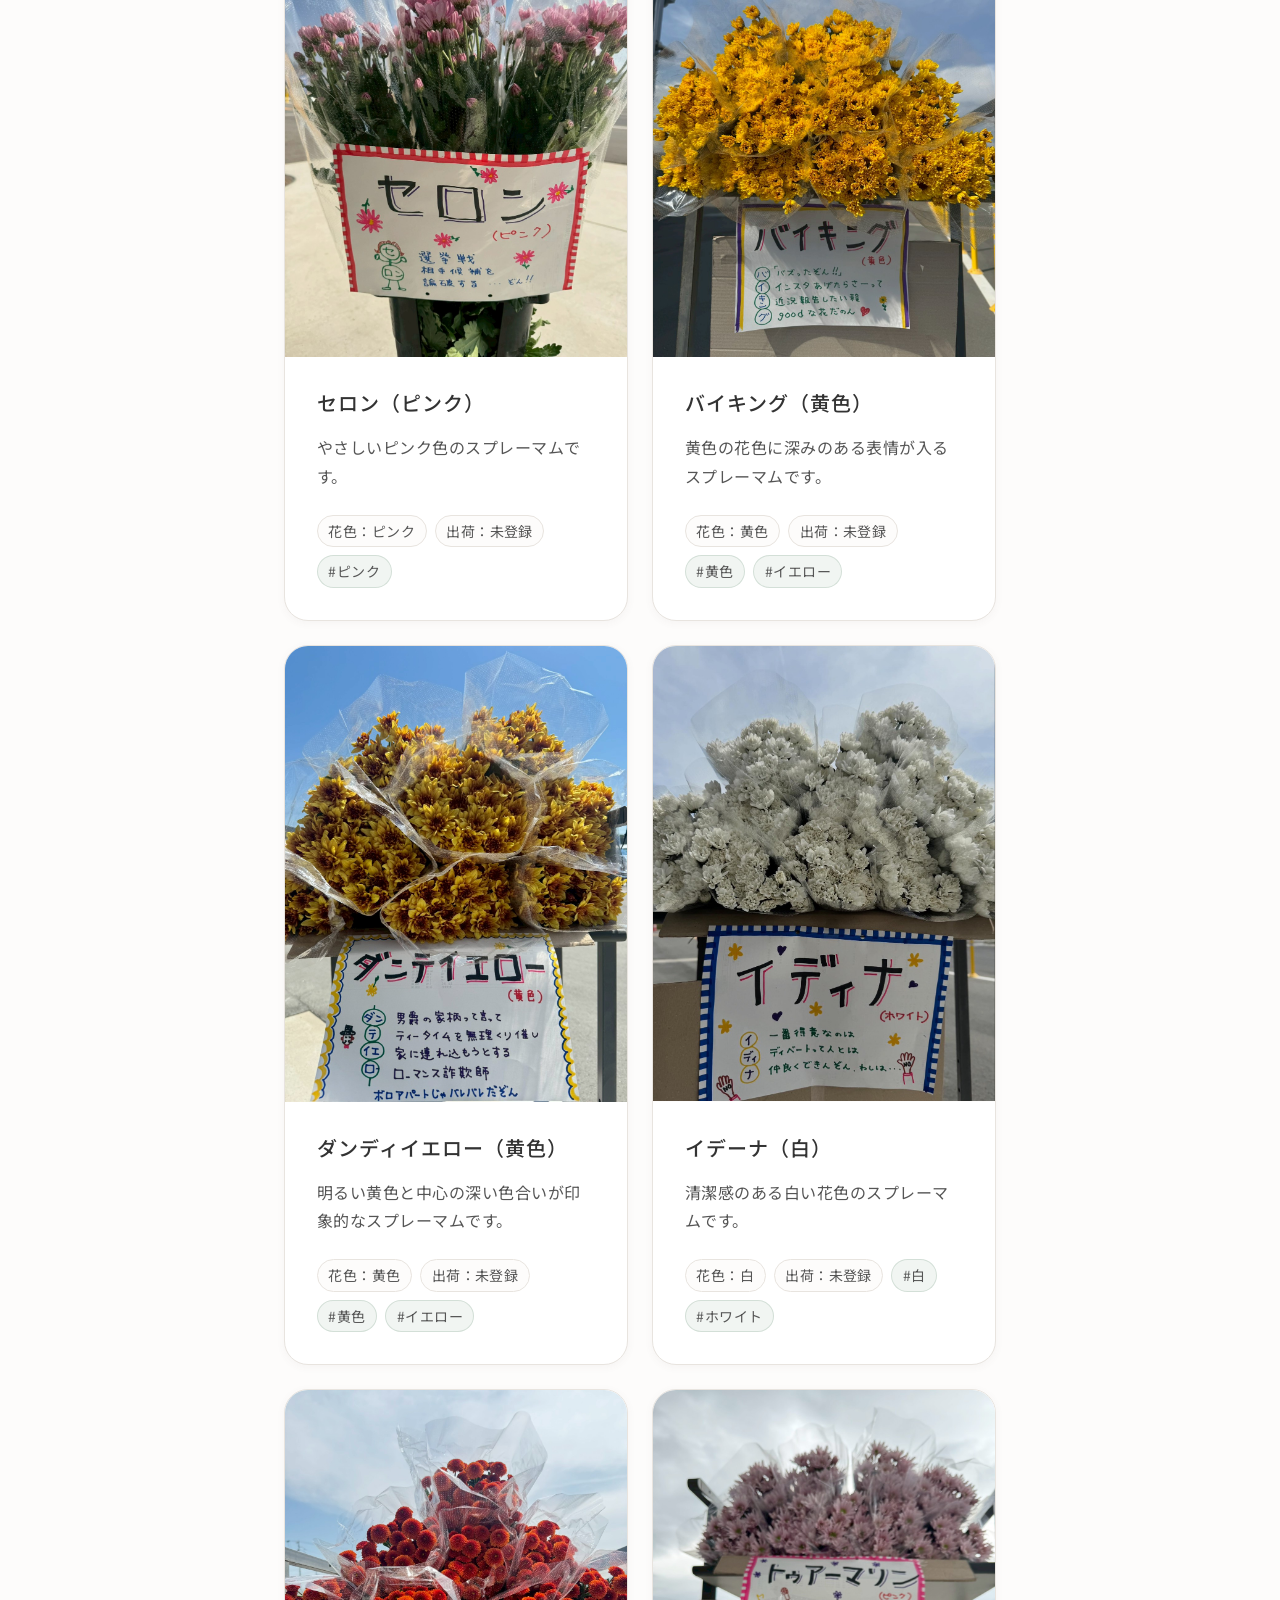
<file: varieties.html>
<!DOCTYPE html>
<html lang="ja">
<head>
  <meta charset="UTF-8">
  <meta name="viewport" content="width=device-width, initial-scale=1.0">
  <title>品種一覧 | JAひまわりスプレーマム部会</title>
  <meta name="description" content="JAひまわりスプレーマム部会の品種一覧。花色や出荷時期、特徴から品種を探せます。">
  <link rel="stylesheet" href="css/style.css">
</head>
<body>

  <!-- ===== HEADER ===== -->
  <header class="site-header" role="banner">
    <div class="header-inner">
      <a href="index.html" class="site-logo" aria-label="トップページ">
        <span>JAひまわりスプレーマム部会</span>
      </a>
      <button class="hamburger" aria-label="メニューを開く" aria-expanded="false" aria-controls="mobile-nav">
        <span></span><span></span><span></span>
      </button>
    </div>
  </header>

  <!-- ===== MOBILE NAV ===== -->
  <nav class="mobile-nav" id="mobile-nav" role="navigation" aria-label="メインメニュー">
    <a href="index.html">
      トップ <span class="en" style="font-size:0.8rem;color:#757575;margin-left:auto;">Home</span>
    </a>
    <a href="varieties.html" class="active">
      品種一覧 <span class="en" style="font-size:0.8rem;color:#757575;margin-left:auto;">Varieties</span>
    </a>
    <a href="business.html">
      花屋・市場の方へ <span class="en" style="font-size:0.8rem;color:#757575;margin-left:auto;">For Buyers</span>
    </a>
    <a href="consumer.html">
      スプレーマムの魅力 <span class="en" style="font-size:0.8rem;color:#757575;margin-left:auto;">About</span>
    </a>
    <a href="farmer.html">
      生産者・就農希望の方へ <span class="en" style="font-size:0.8rem;color:#757575;margin-left:auto;">For Farmers</span>
    </a>
  </nav>

  <!-- ===== HERO ===== -->
  <section class="hero hero-sub">
    <div class="hero-bg">
      <img src="images/hero-varieties.png" alt="スプレーマムの圃場のイメージ" width="1200" height="800" loading="eager">
    </div>
    <div class="hero-overlay"></div>
    <div class="hero-content">
      <p class="section-subtitle" style="color:rgba(255,255,255,0.8);">Varieties / 品種一覧</p>
      <h1>品種を探す</h1>
      <p class="hero-subcopy">花色・出荷時期・特徴から、必要な品種にたどり着けます。</p>
    </div>
    <div class="scroll-hint" aria-hidden="true">
      <span class="scroll-hint-text">scroll</span>
      <span class="scroll-hint-arrow">↓</span>
    </div>
  </section>

  <!-- ===== BREADCRUMB ===== -->
  <div class="container">
    <p class="breadcrumb"><a href="index.html">トップ</a><span>›</span>品種一覧</p>
  </div>

  <!-- ===== VARIETIES ===== -->
  <section id="varieties">
    <div class="container">
      <div class="section-header fade-in">
        <p class="section-subtitle">Search / 検索</p>
        <h2>条件で絞り込む</h2>
        <p>品種は順次追加していきます。情報が未登録の品種もあります。</p>
      </div>

      <div class="filters fade-in" aria-label="品種の絞り込み">
        <div class="filter-group">
          <label for="filter-keyword">キーワード</label>
          <input id="filter-keyword" type="search" placeholder="例：ピンク / グリーン / 彼岸" autocomplete="off">
        </div>
        <div class="filter-group">
          <label for="filter-color">花色</label>
          <select id="filter-color">
            <option value="">すべて</option>
          </select>
        </div>
        <div class="filter-group">
          <label for="filter-month">出荷時期（月）</label>
          <select id="filter-month">
            <option value="">すべて</option>
            <option value="unknown">未登録</option>
            <option value="1">1月</option>
            <option value="2">2月</option>
            <option value="3">3月</option>
            <option value="4">4月</option>
            <option value="5">5月</option>
            <option value="6">6月</option>
            <option value="7">7月</option>
            <option value="8">8月</option>
            <option value="9">9月</option>
            <option value="10">10月</option>
            <option value="11">11月</option>
            <option value="12">12月</option>
          </select>
        </div>
      </div>

      <p class="results-meta fade-in">
        <span id="results-count">0</span> 件
      </p>

      <div class="card-grid fade-in" id="variety-grid" aria-label="品種一覧">
        <!-- JS renders cards here -->
      </div>

      <p class="no-results" id="no-results" hidden>条件に一致する品種が見つかりませんでした。</p>
    </div>
  </section>

  <!-- ===== FOOTER ===== -->
  <footer class="site-footer" role="contentinfo">
    <div class="container">
      <div class="footer-logo">
        JAひまわりスプレーマム部会
      </div>
      <nav class="footer-links" aria-label="フッターリンク">
        <a href="index.html">トップ</a>
        <a href="varieties.html">品種一覧</a>
        <a href="business.html">花屋・市場の方へ</a>
        <a href="consumer.html">スプレーマムの魅力</a>
        <a href="farmer.html">生産者・就農希望の方へ</a>
        <a href="https://ja-himawari.com/" target="_blank" rel="noopener noreferrer">JAひまわり公式サイト</a>
        <a href="https://www.facebook.com/himawari.spraymum" target="_blank" rel="noopener noreferrer">Facebook</a>
      </nav>
      <address class="footer-address">
        〒442-8517 愛知県豊川市諏訪1丁目1番地<br>
        JAひまわり 営農部<br>
        TEL: 0533-85-3171
      </address>
      <p class="footer-legal">© 2026 JAひまわりスプレーマム部会</p>
    </div>
  </footer>

  <script src="js/main.js"></script>
  <script src="js/varieties.js"></script>
</body>
</html>
</file>
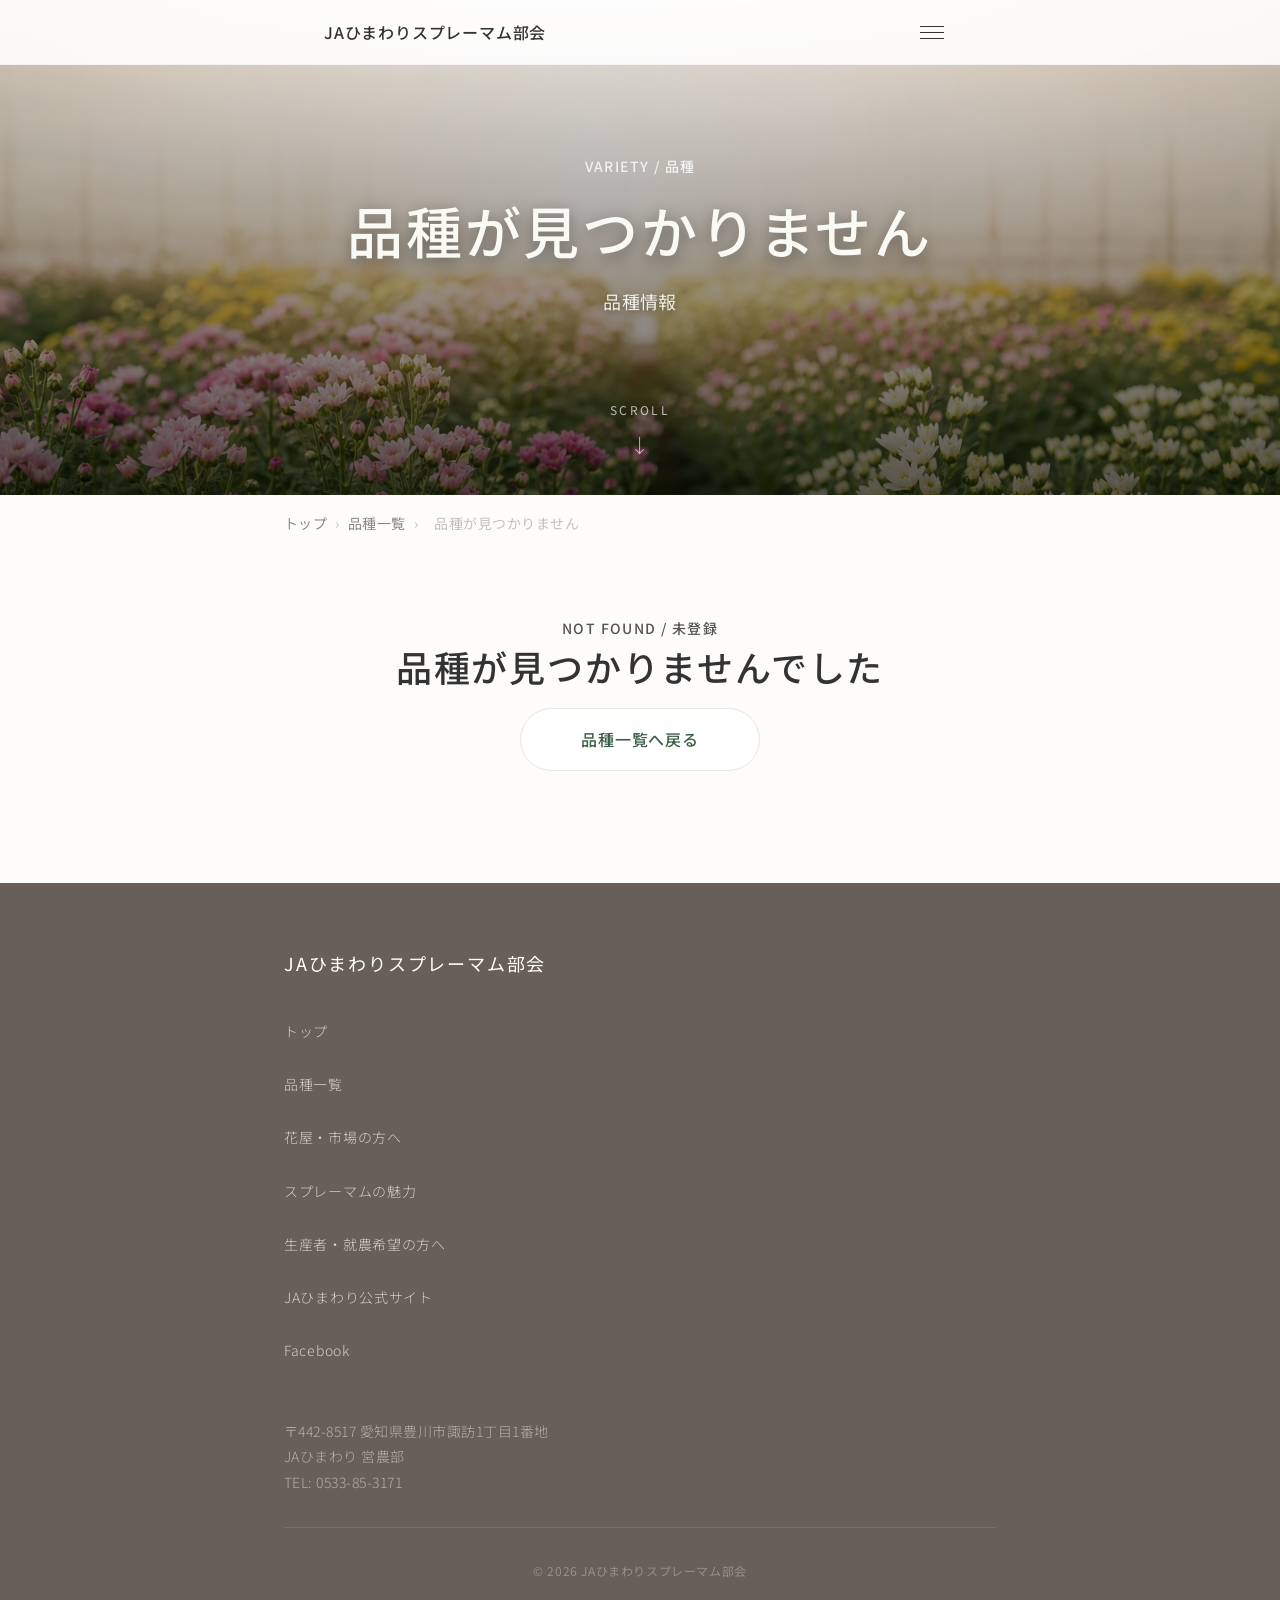
<file: varieties/detail.html>
<!DOCTYPE html>
<html lang="ja">
<head>
  <meta charset="UTF-8">
  <meta name="viewport" content="width=device-width, initial-scale=1.0">
  <title>品種紹介 | JAひまわりスプレーマム部会</title>
  <meta name="description" content="JAひまわりスプレーマム部会の品種紹介ページ。">
  <link rel="stylesheet" href="../css/style.css">
</head>
<body>
  <header class="site-header" role="banner">
    <div class="header-inner">
      <a href="../index.html" class="site-logo" aria-label="トップページ">
        <span>JAひまわりスプレーマム部会</span>
      </a>
      <button class="hamburger" aria-label="メニューを開く" aria-expanded="false" aria-controls="mobile-nav">
        <span></span><span></span><span></span>
      </button>
    </div>
  </header>

  <nav class="mobile-nav" id="mobile-nav" role="navigation" aria-label="メインメニュー">
    <a href="../index.html">
      トップ <span class="en" style="font-size:0.8rem;color:#757575;margin-left:auto;">Home</span>
    </a>
    <a href="../varieties.html" class="active">
      品種一覧 <span class="en" style="font-size:0.8rem;color:#757575;margin-left:auto;">Varieties</span>
    </a>
    <a href="../business.html">
      花屋・市場の方へ <span class="en" style="font-size:0.8rem;color:#757575;margin-left:auto;">For Buyers</span>
    </a>
    <a href="../consumer.html">
      スプレーマムの魅力 <span class="en" style="font-size:0.8rem;color:#757575;margin-left:auto;">About</span>
    </a>
    <a href="../farmer.html">
      生産者・就農希望の方へ <span class="en" style="font-size:0.8rem;color:#757575;margin-left:auto;">For Farmers</span>
    </a>
  </nav>

  <section class="hero hero-sub">
    <div class="hero-bg">
      <img id="detail-hero-image" src="../images/hero-varieties.png" alt="スプレーマムの品種写真" width="1200" height="800" loading="eager">
    </div>
    <div class="hero-overlay"></div>
    <div class="hero-content">
      <p class="section-subtitle" style="color:rgba(255,255,255,0.8);">Variety / 品種</p>
      <h1 data-variety-name>品種紹介</h1>
      <p class="hero-subcopy" data-variety-title>品種情報を表示しています。</p>
    </div>
    <div class="scroll-hint" aria-hidden="true">
      <span class="scroll-hint-text">scroll</span>
      <span class="scroll-hint-arrow">↓</span>
    </div>
  </section>

  <div class="container">
    <p class="breadcrumb"><a href="../index.html">トップ</a><span>›</span><a href="../varieties.html">品種一覧</a><span>›</span><span data-variety-name>品種紹介</span></p>
  </div>

  <section id="variety-detail">
    <div class="container" id="variety-detail-page"></div>
  </section>

  <footer class="site-footer" role="contentinfo">
    <div class="container">
      <div class="footer-logo">
        JAひまわりスプレーマム部会
      </div>
      <nav class="footer-links" aria-label="フッターリンク">
        <a href="../index.html">トップ</a>
        <a href="../varieties.html">品種一覧</a>
        <a href="../business.html">花屋・市場の方へ</a>
        <a href="../consumer.html">スプレーマムの魅力</a>
        <a href="../farmer.html">生産者・就農希望の方へ</a>
        <a href="https://ja-himawari.com/" target="_blank" rel="noopener noreferrer">JAひまわり公式サイト</a>
        <a href="https://www.facebook.com/himawari.spraymum" target="_blank" rel="noopener noreferrer">Facebook</a>
      </nav>
      <address class="footer-address">
        〒442-8517 愛知県豊川市諏訪1丁目1番地<br>
        JAひまわり 営農部<br>
        TEL: 0533-85-3171
      </address>
      <p class="footer-legal">© 2026 JAひまわりスプレーマム部会</p>
    </div>
  </footer>

  <script src="../js/main.js"></script>
  <script src="../js/varieties.js"></script>
</body>
</html>
</file>
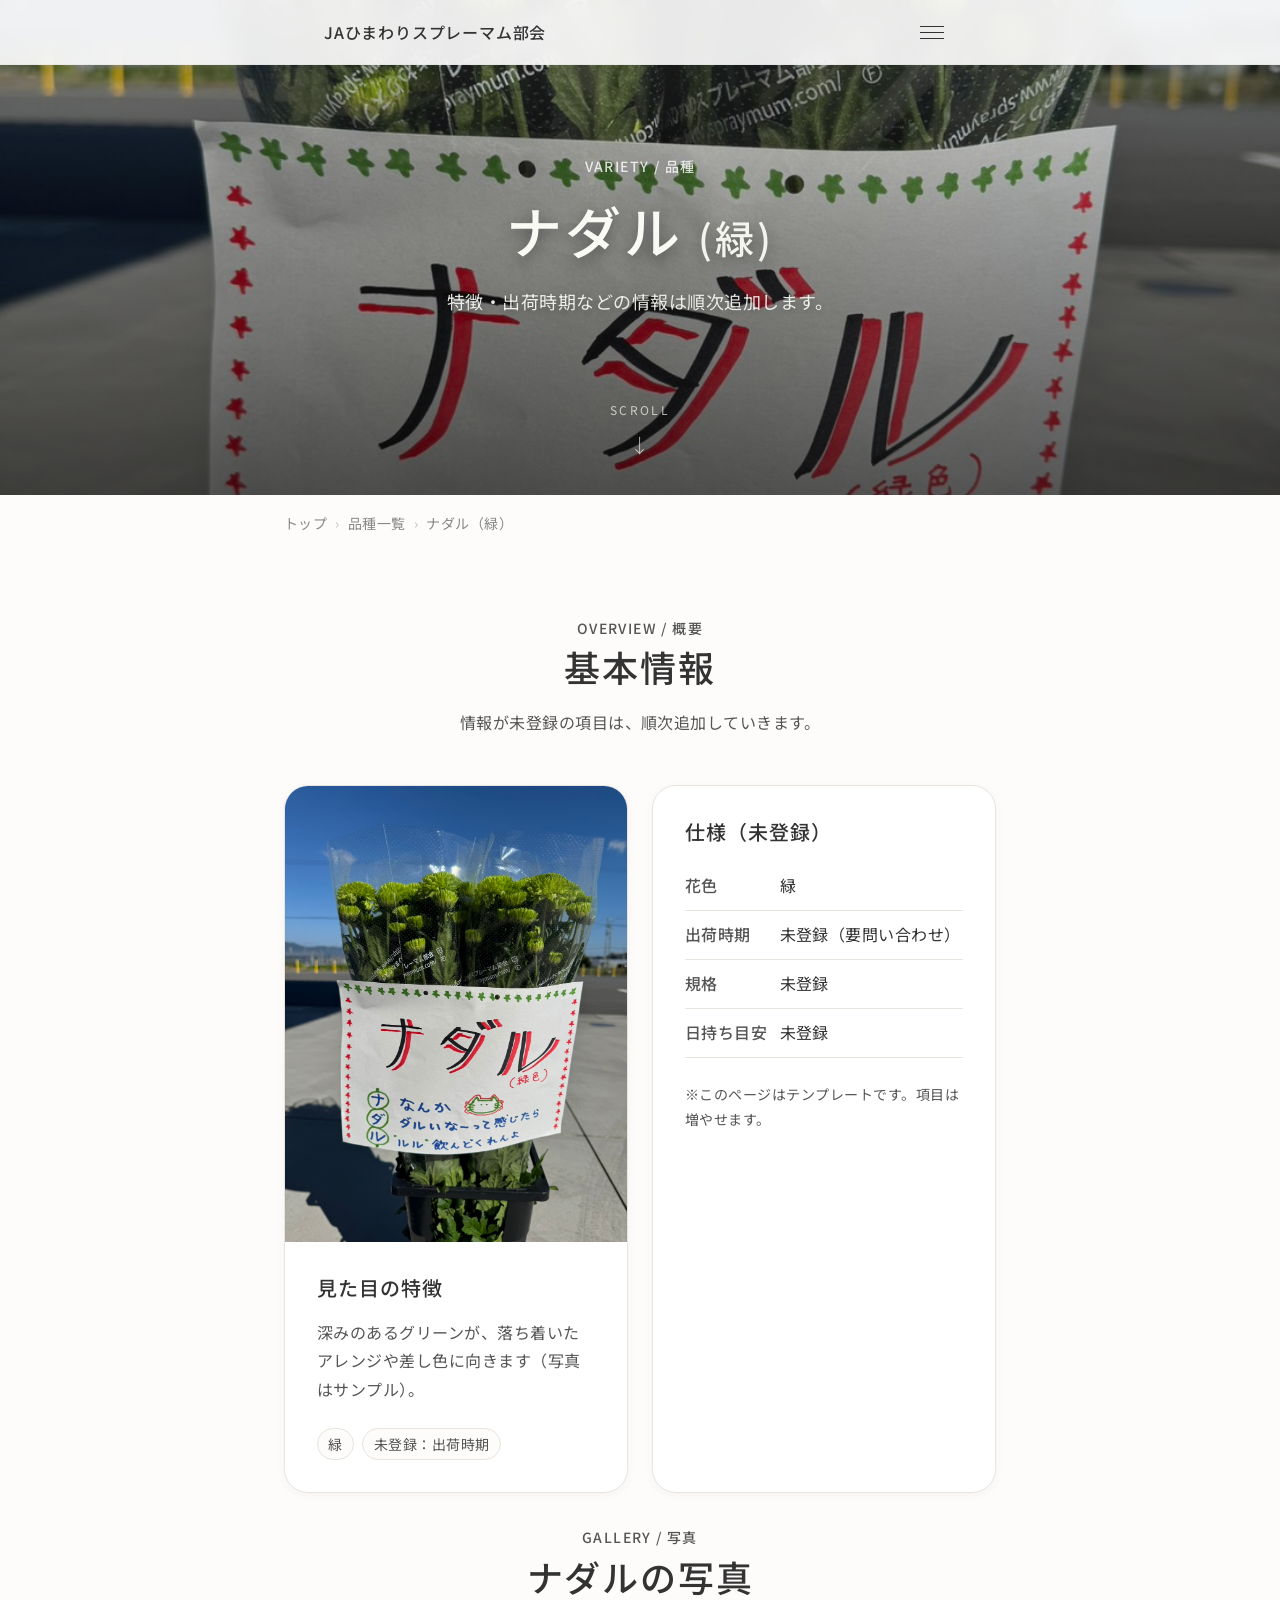
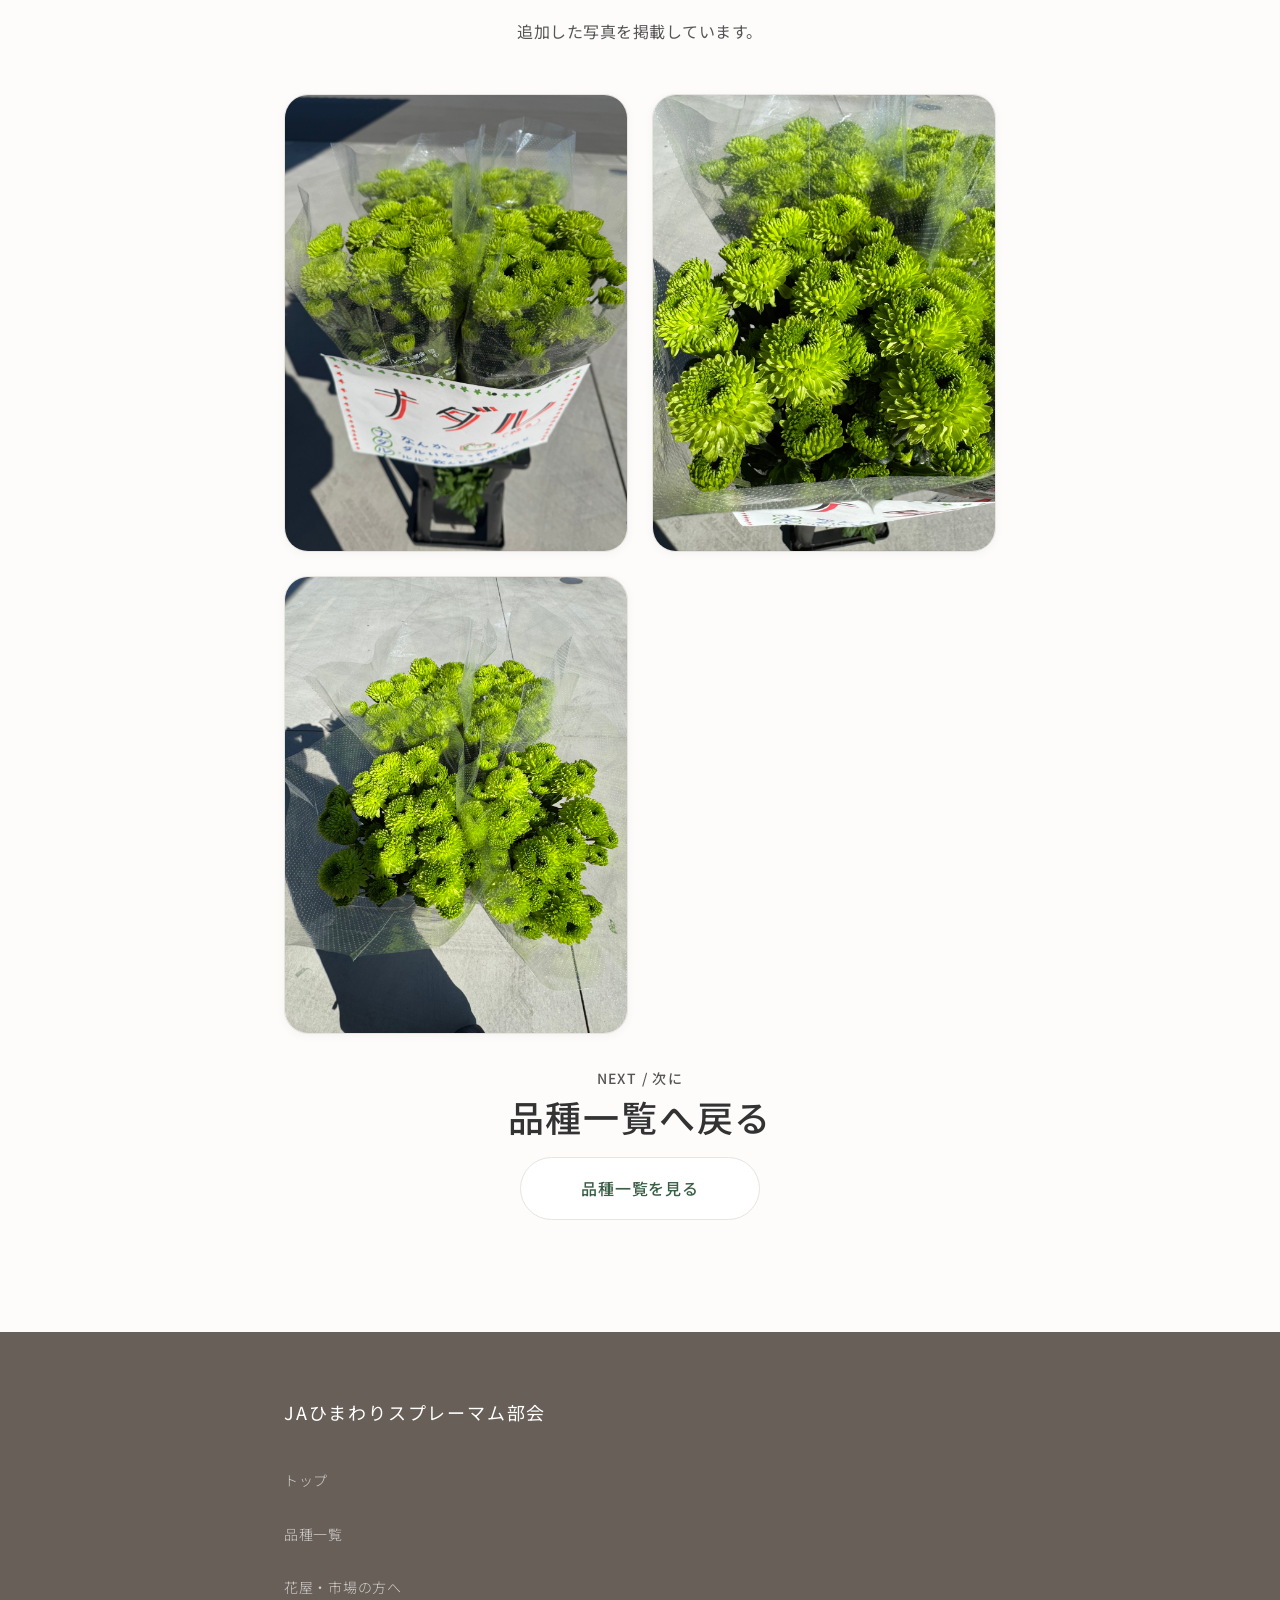
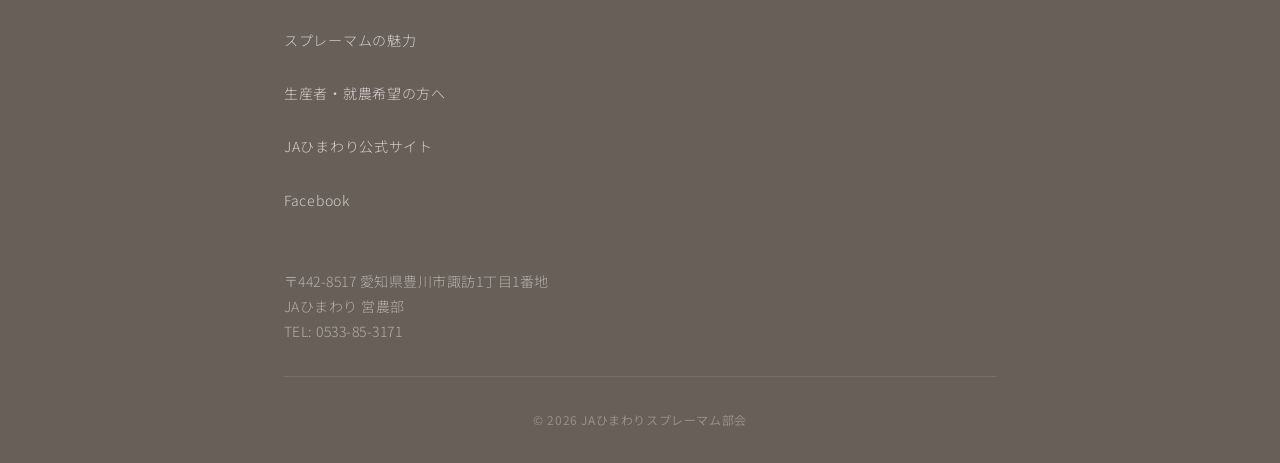
<file: varieties/nadal.html>
<!DOCTYPE html>
<html lang="ja">
<head>
  <meta charset="UTF-8">
  <meta name="viewport" content="width=device-width, initial-scale=1.0">
  <title>ナダル（緑） | 品種紹介 | JAひまわりスプレーマム部会</title>
  <meta name="description" content="スプレーマム品種「ナダル（緑）」の紹介ページ。特徴や出荷時期などの情報は順次追加します。">
  <link rel="stylesheet" href="../css/style.css">
</head>
<body>
  <header class="site-header" role="banner">
    <div class="header-inner">
      <a href="../index.html" class="site-logo" aria-label="トップページ">
        <span>JAひまわりスプレーマム部会</span>
      </a>
      <button class="hamburger" aria-label="メニューを開く" aria-expanded="false" aria-controls="mobile-nav">
        <span></span><span></span><span></span>
      </button>
    </div>
  </header>

  <nav class="mobile-nav" id="mobile-nav" role="navigation" aria-label="メインメニュー">
    <a href="../index.html">
      トップ <span class="en" style="font-size:0.8rem;color:#757575;margin-left:auto;">Home</span>
    </a>
    <a href="../varieties.html" class="active">
      品種一覧 <span class="en" style="font-size:0.8rem;color:#757575;margin-left:auto;">Varieties</span>
    </a>
    <a href="../business.html">
      花屋・市場の方へ <span class="en" style="font-size:0.8rem;color:#757575;margin-left:auto;">For Buyers</span>
    </a>
    <a href="../consumer.html">
      スプレーマムの魅力 <span class="en" style="font-size:0.8rem;color:#757575;margin-left:auto;">About</span>
    </a>
    <a href="../farmer.html">
      生産者・就農希望の方へ <span class="en" style="font-size:0.8rem;color:#757575;margin-left:auto;">For Farmers</span>
    </a>
  </nav>

  <section class="hero hero-sub">
    <div class="hero-bg">
      <img src="../images/varieties/nadal.jpg" alt="ナダル（緑）のスプレーマム" width="1108" height="1477" loading="eager">
    </div>
    <div class="hero-overlay"></div>
    <div class="hero-content">
      <p class="section-subtitle" style="color:rgba(255,255,255,0.8);">Variety / 品種</p>
      <h1>ナダル <span class="variety-color">(緑)</span></h1>
      <p class="hero-subcopy">特徴・出荷時期などの情報は順次追加します。</p>
    </div>
    <div class="scroll-hint" aria-hidden="true">
      <span class="scroll-hint-text">scroll</span>
      <span class="scroll-hint-arrow">↓</span>
    </div>
  </section>

  <div class="container">
    <p class="breadcrumb"><a href="../index.html">トップ</a><span>›</span><a href="../varieties.html">品種一覧</a><span>›</span>ナダル（緑）</p>
  </div>

  <section id="variety-detail">
    <div class="container">
      <div class="section-header fade-in">
        <p class="section-subtitle">Overview / 概要</p>
        <h2>基本情報</h2>
        <p>情報が未登録の項目は、順次追加していきます。</p>
      </div>

      <div class="card-grid fade-in">
        <article class="card">
          <img class="card-img variety-img" src="../images/varieties/nadal.jpg" alt="ナダル（緑）の写真">
          <div class="card-body">
            <h3>見た目の特徴</h3>
            <p>深みのあるグリーンが、落ち着いたアレンジや差し色に向きます（写真はサンプル）。</p>
            <div class="chip-row mt-lg" aria-label="タグ">
              <span class="chip">緑</span>
              <span class="chip">未登録：出荷時期</span>
            </div>
          </div>
        </article>

        <article class="card">
          <div class="card-body">
            <h3>仕様（未登録）</h3>
            <table class="spec-table" aria-label="品種仕様">
              <tbody>
                <tr><th>花色</th><td>緑</td></tr>
                <tr><th>出荷時期</th><td>未登録（要問い合わせ）</td></tr>
                <tr><th>規格</th><td>未登録</td></tr>
                <tr><th>日持ち目安</th><td>未登録</td></tr>
              </tbody>
            </table>
            <p class="muted mt-lg">※このページはテンプレートです。項目は増やせます。</p>
          </div>
        </article>
      </div>

      <div class="section-header fade-in mt-xl">
        <p class="section-subtitle">Gallery / 写真</p>
        <h2>ナダルの写真</h2>
        <p>追加した写真を掲載しています。</p>
      </div>

      <div class="card-grid fade-in">
        <article class="card">
          <img class="card-img variety-img" src="../images/varieties/nadal/S__93847571_0.jpg" alt="ナダル（緑）の写真 1">
        </article>
        <article class="card">
          <img class="card-img variety-img" src="../images/varieties/nadal/S__93847572_0.jpg" alt="ナダル（緑）の写真 2">
        </article>
        <article class="card">
          <img class="card-img variety-img" src="../images/varieties/nadal/S__93847573_0.jpg" alt="ナダル（緑）の写真 3">
        </article>
      </div>

      <div class="section-header fade-in mt-xl">
        <p class="section-subtitle">Next / 次に</p>
        <h2>品種一覧へ戻る</h2>
        <p><a class="btn btn-accent" href="../varieties.html">品種一覧を見る</a></p>
      </div>
    </div>
  </section>

  <footer class="site-footer" role="contentinfo">
    <div class="container">
      <div class="footer-logo">
        JAひまわりスプレーマム部会
      </div>
      <nav class="footer-links" aria-label="フッターリンク">
        <a href="../index.html">トップ</a>
        <a href="../varieties.html">品種一覧</a>
        <a href="../business.html">花屋・市場の方へ</a>
        <a href="../consumer.html">スプレーマムの魅力</a>
        <a href="../farmer.html">生産者・就農希望の方へ</a>
        <a href="https://ja-himawari.com/" target="_blank" rel="noopener noreferrer">JAひまわり公式サイト</a>
        <a href="https://www.facebook.com/himawari.spraymum" target="_blank" rel="noopener noreferrer">Facebook</a>
      </nav>
      <address class="footer-address">
        〒442-8517 愛知県豊川市諏訪1丁目1番地<br>
        JAひまわり 営農部<br>
        TEL: 0533-85-3171
      </address>
      <p class="footer-legal">© 2026 JAひまわりスプレーマム部会</p>
    </div>
  </footer>

  <script src="../js/main.js"></script>
</body>
</html>
</file>
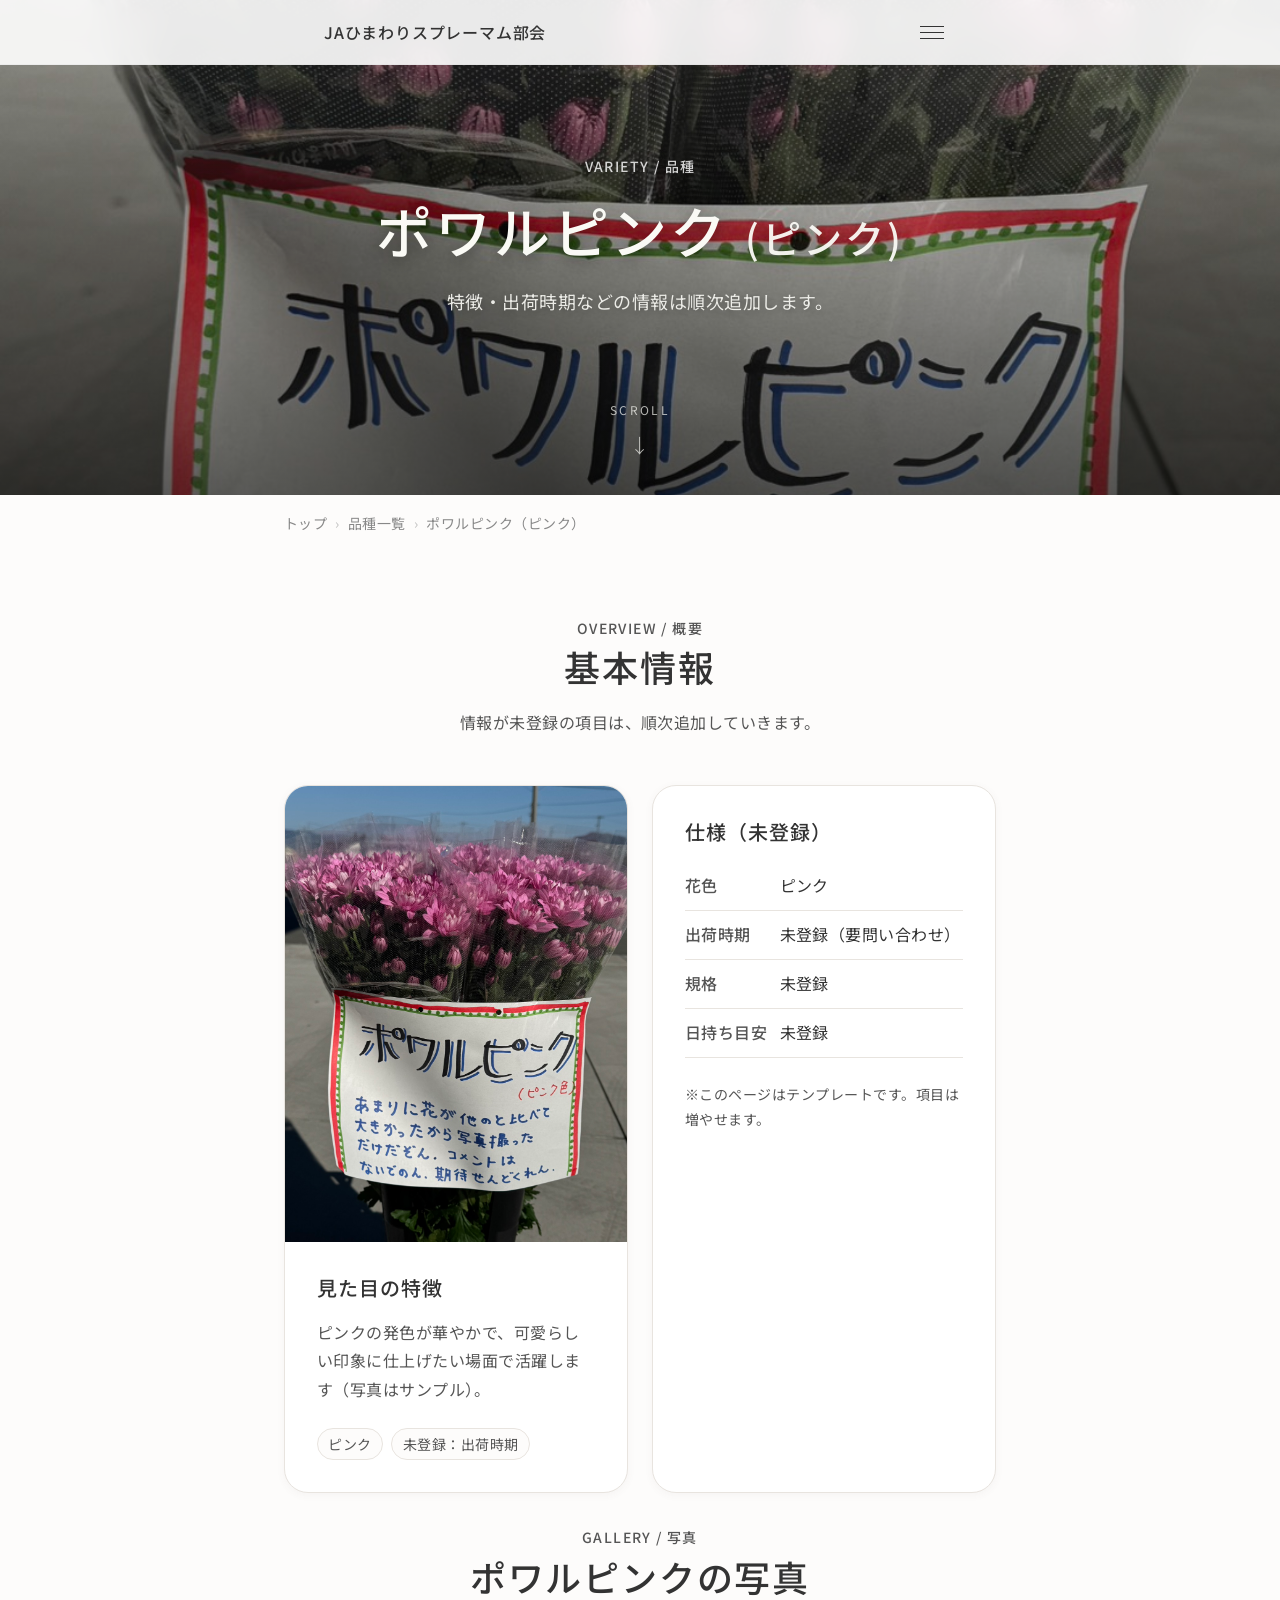
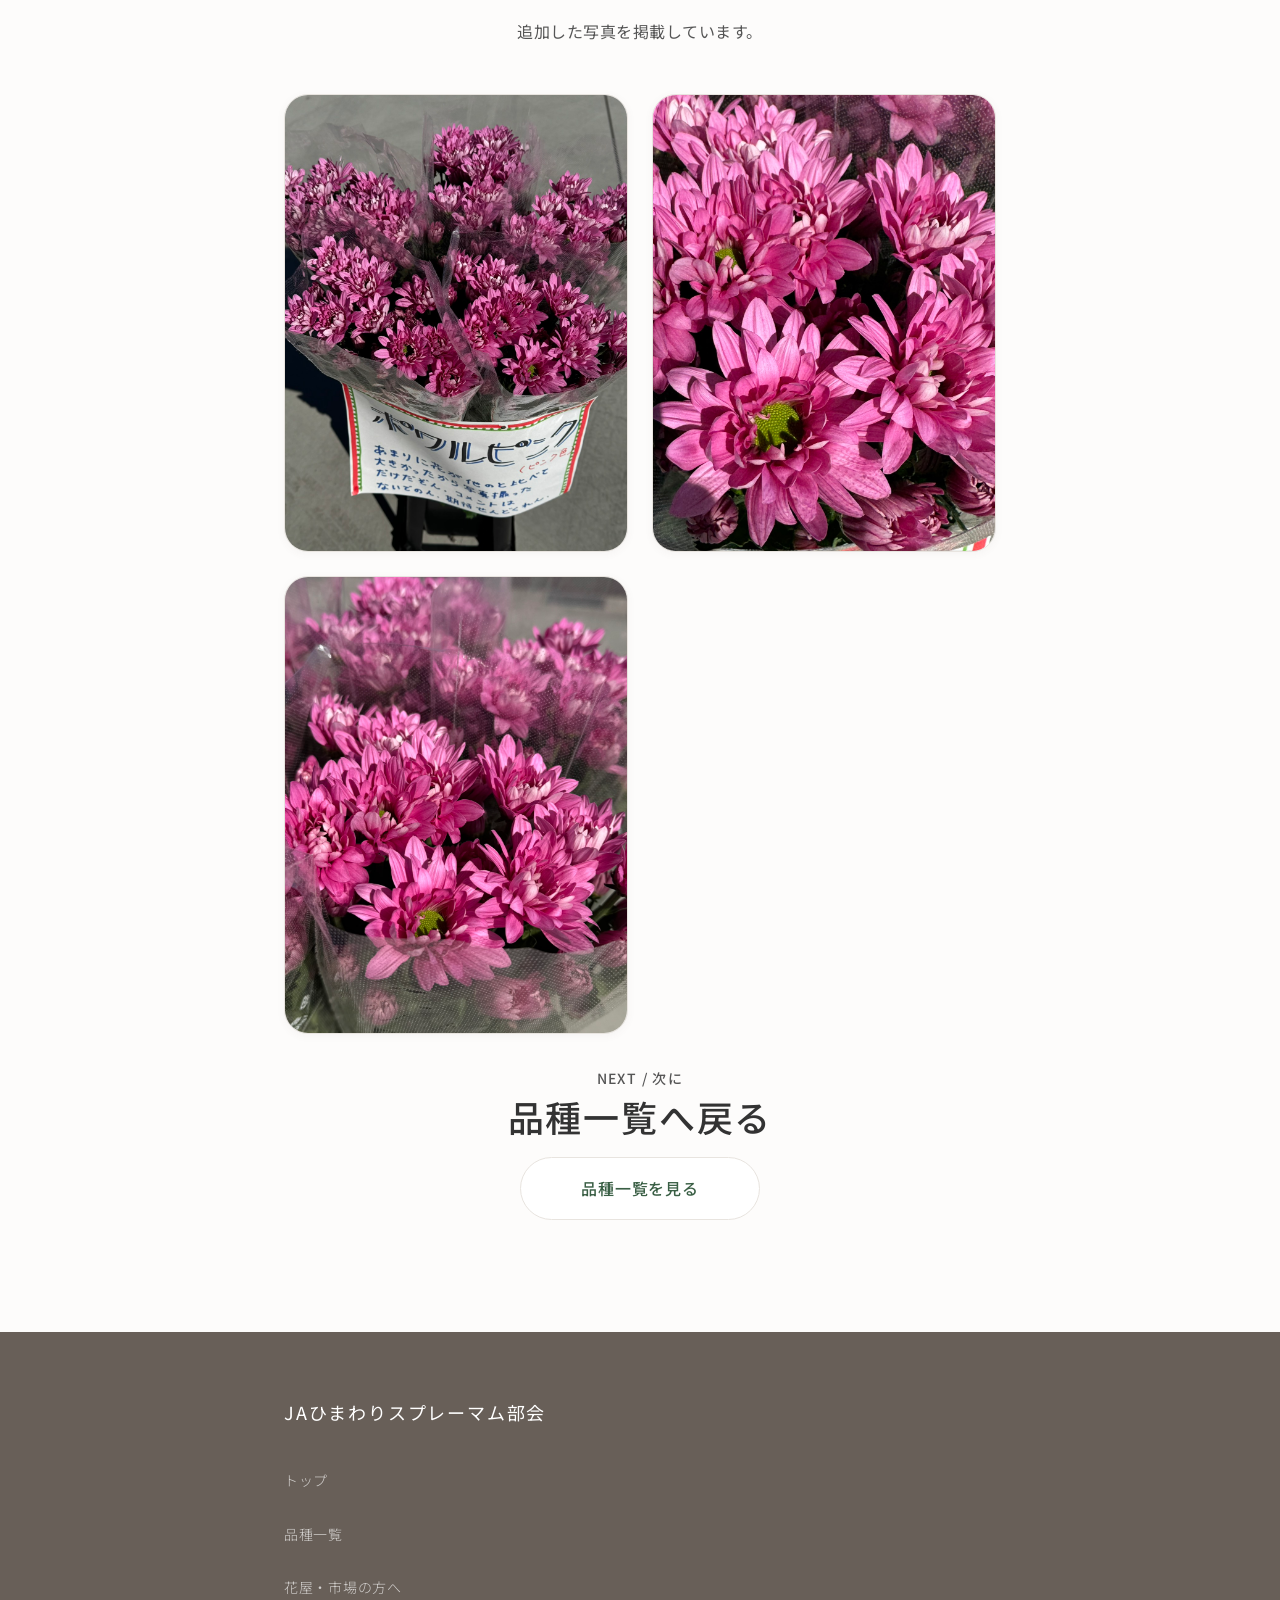
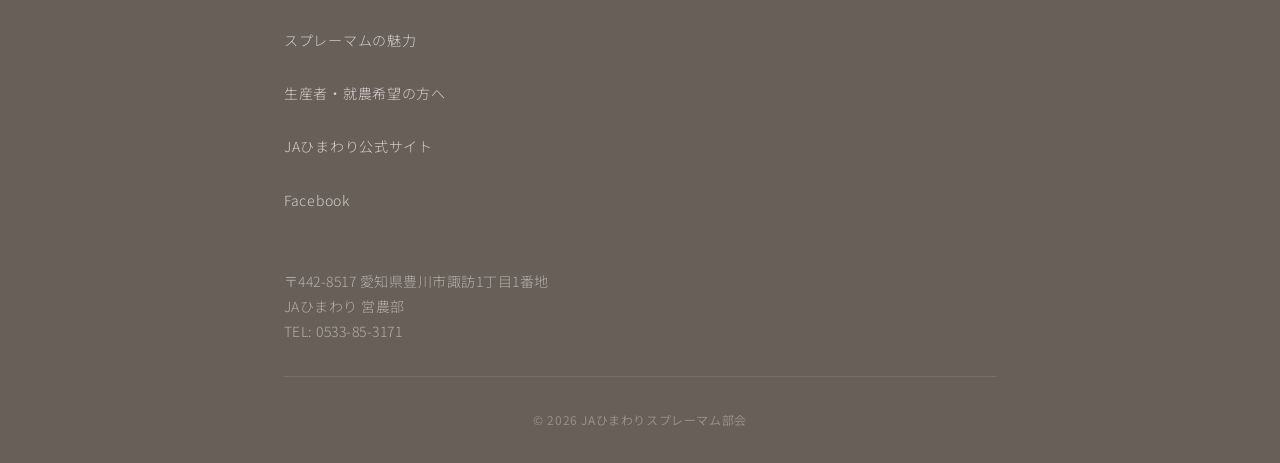
<file: varieties/poirel-pink.html>
<!DOCTYPE html>
<html lang="ja">
<head>
  <meta charset="UTF-8">
  <meta name="viewport" content="width=device-width, initial-scale=1.0">
  <title>ポワルピンク（ピンク） | 品種紹介 | JAひまわりスプレーマム部会</title>
  <meta name="description" content="スプレーマム品種「ポワルピンク（ピンク）」の紹介ページ。特徴や出荷時期などの情報は順次追加します。">
  <link rel="stylesheet" href="../css/style.css">
</head>
<body>
  <header class="site-header" role="banner">
    <div class="header-inner">
      <a href="../index.html" class="site-logo" aria-label="トップページ">
        <span>JAひまわりスプレーマム部会</span>
      </a>
      <button class="hamburger" aria-label="メニューを開く" aria-expanded="false" aria-controls="mobile-nav">
        <span></span><span></span><span></span>
      </button>
    </div>
  </header>

  <nav class="mobile-nav" id="mobile-nav" role="navigation" aria-label="メインメニュー">
    <a href="../index.html">
      トップ <span class="en" style="font-size:0.8rem;color:#757575;margin-left:auto;">Home</span>
    </a>
    <a href="../varieties.html" class="active">
      品種一覧 <span class="en" style="font-size:0.8rem;color:#757575;margin-left:auto;">Varieties</span>
    </a>
    <a href="../business.html">
      花屋・市場の方へ <span class="en" style="font-size:0.8rem;color:#757575;margin-left:auto;">For Buyers</span>
    </a>
    <a href="../consumer.html">
      スプレーマムの魅力 <span class="en" style="font-size:0.8rem;color:#757575;margin-left:auto;">About</span>
    </a>
    <a href="../farmer.html">
      生産者・就農希望の方へ <span class="en" style="font-size:0.8rem;color:#757575;margin-left:auto;">For Farmers</span>
    </a>
  </nav>

  <section class="hero hero-sub">
    <div class="hero-bg">
      <img src="../images/varieties/poirel-pink.jpg" alt="ポワルピンク（ピンク）のスプレーマム" width="1200" height="800" loading="eager">
    </div>
    <div class="hero-overlay"></div>
    <div class="hero-content">
      <p class="section-subtitle" style="color:rgba(255,255,255,0.8);">Variety / 品種</p>
      <h1>ポワルピンク <span class="variety-color">(ピンク)</span></h1>
      <p class="hero-subcopy">特徴・出荷時期などの情報は順次追加します。</p>
    </div>
    <div class="scroll-hint" aria-hidden="true">
      <span class="scroll-hint-text">scroll</span>
      <span class="scroll-hint-arrow">↓</span>
    </div>
  </section>

  <div class="container">
    <p class="breadcrumb"><a href="../index.html">トップ</a><span>›</span><a href="../varieties.html">品種一覧</a><span>›</span>ポワルピンク（ピンク）</p>
  </div>

  <section id="variety-detail">
    <div class="container">
      <div class="section-header fade-in">
        <p class="section-subtitle">Overview / 概要</p>
        <h2>基本情報</h2>
        <p>情報が未登録の項目は、順次追加していきます。</p>
      </div>

      <div class="card-grid fade-in">
        <article class="card">
          <img class="card-img variety-img" src="../images/varieties/poirel-pink.jpg" alt="ポワルピンク（ピンク）の写真">
          <div class="card-body">
            <h3>見た目の特徴</h3>
            <p>ピンクの発色が華やかで、可愛らしい印象に仕上げたい場面で活躍します（写真はサンプル）。</p>
            <div class="chip-row mt-lg" aria-label="タグ">
              <span class="chip">ピンク</span>
              <span class="chip">未登録：出荷時期</span>
            </div>
          </div>
        </article>

        <article class="card">
          <div class="card-body">
            <h3>仕様（未登録）</h3>
            <table class="spec-table" aria-label="品種仕様">
              <tbody>
                <tr><th>花色</th><td>ピンク</td></tr>
                <tr><th>出荷時期</th><td>未登録（要問い合わせ）</td></tr>
                <tr><th>規格</th><td>未登録</td></tr>
                <tr><th>日持ち目安</th><td>未登録</td></tr>
              </tbody>
            </table>
            <p class="muted mt-lg">※このページはテンプレートです。項目は増やせます。</p>
          </div>
        </article>
      </div>

      <div class="section-header fade-in mt-xl">
        <p class="section-subtitle">Gallery / 写真</p>
        <h2>ポワルピンクの写真</h2>
        <p>追加した写真を掲載しています。</p>
      </div>

      <div class="card-grid fade-in">
        <article class="card">
          <img class="card-img variety-img" src="../images/varieties/poirel-pink/S__93847576_0.jpg" alt="ポワルピンク（ピンク）の写真 1">
        </article>
        <article class="card">
          <img class="card-img variety-img" src="../images/varieties/poirel-pink/S__93847577_0.jpg" alt="ポワルピンク（ピンク）の写真 2">
        </article>
        <article class="card">
          <img class="card-img variety-img" src="../images/varieties/poirel-pink/S__93847578_0.jpg" alt="ポワルピンク（ピンク）の写真 3">
        </article>
      </div>

      <div class="section-header fade-in mt-xl">
        <p class="section-subtitle">Next / 次に</p>
        <h2>品種一覧へ戻る</h2>
        <p><a class="btn btn-accent" href="../varieties.html">品種一覧を見る</a></p>
      </div>
    </div>
  </section>

  <footer class="site-footer" role="contentinfo">
    <div class="container">
      <div class="footer-logo">
        JAひまわりスプレーマム部会
      </div>
      <nav class="footer-links" aria-label="フッターリンク">
        <a href="../index.html">トップ</a>
        <a href="../varieties.html">品種一覧</a>
        <a href="../business.html">花屋・市場の方へ</a>
        <a href="../consumer.html">スプレーマムの魅力</a>
        <a href="../farmer.html">生産者・就農希望の方へ</a>
        <a href="https://ja-himawari.com/" target="_blank" rel="noopener noreferrer">JAひまわり公式サイト</a>
        <a href="https://www.facebook.com/himawari.spraymum" target="_blank" rel="noopener noreferrer">Facebook</a>
      </nav>
      <address class="footer-address">
        〒442-8517 愛知県豊川市諏訪1丁目1番地<br>
        JAひまわり 営農部<br>
        TEL: 0533-85-3171
      </address>
      <p class="footer-legal">© 2026 JAひまわりスプレーマム部会</p>
    </div>
  </footer>

  <script src="../js/main.js"></script>
</body>
</html>
</file>
<file: css/style.css>
/* ============================================
   JAひまわりスプレーマム部会 Design System
   Mobile-First / Universal Design / WCAG AA / Soft & Stylish
   ============================================ */

/* ---------- Google Fonts ---------- */
@import url('https://fonts.googleapis.com/css2?family=Noto+Sans+JP:wght@400;500;700&display=swap');

/* ---------- CSS Custom Properties ---------- */
:root {
  /* Colors — Softer, earthy tones */
  --color-primary: #4a7c59;      /* Muted green */
  --color-primary-light: #8fc0a9;
  --color-primary-dark: #3a5f45;
  --color-secondary: #685f58;    /* Soft earthy brown/grey */
  --color-secondary-light: #9a8f88;
  --color-accent: #d8a05c;       /* Muted gold/sand */
  --color-accent-dark: #b8864a;

  --color-text: #333333;         /* Slightly softer text */
  --color-text-light: #555555;
  --color-text-muted: #888888;
  --color-text-on-dark: #fafaf5;

  --color-bg: #fdfcfb;           /* Warmer off-white */
  --color-surface: #ffffff;
  --color-border: #e8e4df;

  /* Typography */
  --font-family: 'Noto Sans JP', 'Hiragino Sans', 'Yu Gothic', sans-serif;
  --font-size-base: 1rem;      /* 16px */
  --font-size-sm: 0.875rem;    /* 14px */
  --font-size-lg: 1.125rem;    /* 18px */
  --font-size-xl: 1.25rem;     /* 20px */
  --font-size-2xl: 1.5rem;     /* 24px */
  --font-size-3xl: clamp(1.75rem, 5vw, 2.25rem);
  --font-size-hero: clamp(1.75rem, 6vw, 2.8rem);
  --line-height: 1.8;
  --line-height-heading: 1.4;

  /* Spacing */
  --space-xs: 0.5rem;
  --space-sm: 0.75rem;
  --space-md: 1rem;
  --space-lg: 1.5rem;
  --space-xl: 2rem;
  --space-2xl: 3rem;
  --space-3xl: 4rem;

  /* Borders & Radius - rounder and softer */
  --radius-sm: 8px;
  --radius-md: 16px;
  --radius-lg: 24px;
  --radius-full: 9999px;

  /* Shadows - softer */
  --shadow-sm: 0 2px 8px rgba(90, 80, 70, 0.05);
  --shadow-md: 0 8px 24px rgba(90, 80, 70, 0.08);
  --shadow-lg: 0 16px 40px rgba(90, 80, 70, 0.1);

  /* Transitions */
  --transition-fast: 0.2s ease;
  --transition-normal: 0.3s ease;
  --transition-slow: 0.5s ease;
}

/* ---------- Reset & Base ---------- */
*,
*::before,
*::after {
  box-sizing: border-box;
  margin: 0;
  padding: 0;
}

html {
  font-size: 100%; /* 16px base */
  scroll-behavior: smooth;
  -webkit-text-size-adjust: 100%;
}

body {
  font-family: var(--font-family);
  font-size: var(--font-size-base);
  line-height: var(--line-height);
  color: var(--color-text);
  background-color: var(--color-bg);
  -webkit-font-smoothing: antialiased;
  -moz-osx-font-smoothing: grayscale;
  overflow-x: hidden;
  letter-spacing: 0.03em;
}

img {
  max-width: 100%;
  height: auto;
  display: block;
}

a {
  color: var(--color-primary);
  text-decoration: none;
  transition: color var(--transition-fast);
}
a:hover {
  color: var(--color-primary-dark);
}
a:focus-visible {
  outline: 2px solid var(--color-primary-light);
  outline-offset: 4px;
  border-radius: 4px;
}

ul, ol {
  list-style: none;
}

/* ---------- Typography ---------- */
h1, h2, h3, h4 {
  font-weight: 500;
  line-height: var(--line-height-heading);
  color: var(--color-text);
  letter-spacing: 0.05em;
}

h1 { font-size: var(--font-size-hero); }
h2 { font-size: var(--font-size-3xl); }
h3 { font-size: var(--font-size-2xl); }
h4 { font-size: var(--font-size-xl); }

.section-subtitle {
  font-size: var(--font-size-sm);
  color: var(--color-primary);
  font-weight: 500;
  text-transform: uppercase;
  letter-spacing: 0.1em;
  margin-bottom: var(--space-sm);
}

.text-accent {
  color: var(--color-primary);
}

/* ---------- Layout ---------- */
.container {
  width: 100%;
  max-width: 680px;
  margin: 0 auto;
  padding: 0 var(--space-lg);
}

section {
  padding: var(--space-3xl) 0;
}

section:nth-child(even) {
  background-color: var(--color-surface);
}

/* ---------- Header ---------- */
.site-header {
  position: fixed;
  top: 0;
  left: 0;
  right: 0;
  z-index: 1000;
  background: rgba(255, 255, 255, 0.9);
  backdrop-filter: blur(12px);
  -webkit-backdrop-filter: blur(12px);
  border-bottom: 1px solid rgba(0,0,0,0.03);
  transition: all var(--transition-normal);
}

.site-header.scrolled {
  box-shadow: var(--shadow-sm);
  background: rgba(255, 255, 255, 0.98);
}

.header-inner {
  display: flex;
  align-items: center;
  justify-content: space-between;
  height: 64px;
  padding: 0 var(--space-lg);
  max-width: 680px;
  margin: 0 auto;
}

.site-logo {
  display: flex;
  align-items: center;
  gap: var(--space-xs);
  font-size: var(--font-size-base);
  font-weight: 500;
  color: var(--color-text);
  text-decoration: none;
  letter-spacing: 0.05em;
}
.site-logo:hover { color: var(--color-primary); }

/* Hamburger menu */
.hamburger {
  display: flex;
  flex-direction: column;
  gap: 5px;
  background: none;
  border: none;
  cursor: pointer;
  padding: 8px;
  min-width: 48px;
  min-height: 48px;
  align-items: center;
  justify-content: center;
}
.hamburger span {
  display: block;
  width: 24px;
  height: 1px;
  background: var(--color-text);
  transition: var(--transition-fast);
}
.hamburger[aria-expanded="true"] span:nth-child(1) {
  transform: rotate(45deg) translate(4px, 4px);
}
.hamburger[aria-expanded="true"] span:nth-child(2) {
  opacity: 0;
}
.hamburger[aria-expanded="true"] span:nth-child(3) {
  transform: rotate(-45deg) translate(4px, -4px);
}

/* Mobile nav */
.mobile-nav {
  position: fixed;
  top: 64px;
  left: 0;
  right: 0;
  bottom: 0;
  background: rgba(253,252,251,0.98);
  backdrop-filter: blur(12px);
  transform: translateX(100%);
  transition: transform var(--transition-normal) cubic-bezier(0.4, 0, 0.2, 1);
  z-index: 999;
  padding: var(--space-2xl) var(--space-xl);
  overflow-y: auto;
}
.mobile-nav.open {
  transform: translateX(0);
}

.mobile-nav a {
  display: flex;
  align-items: center;
  gap: var(--space-md);
  padding: var(--space-md) 0;
  font-size: var(--font-size-lg);
  font-weight: 400;
  color: var(--color-text);
  border-bottom: 1px solid var(--color-border);
  min-height: 64px;
}
.mobile-nav a:hover,
.mobile-nav a.active {
  color: var(--color-primary);
}

/* ---------- Hero Section ---------- */
.hero {
  position: relative;
  min-height: 100svh;
  display: flex;
  align-items: center;
  justify-content: center;
  overflow: hidden;
  padding: 0;
}

.hero-bg {
  position: absolute;
  inset: 0;
  z-index: 0;
}

.hero-bg img {
  width: 100%;
  height: 100%;
  object-fit: cover;
  object-position: center;
  filter: brightness(0.95) contrast(0.95);
}

.hero-overlay {
  position: absolute;
  inset: 0;
  background: linear-gradient(
    to bottom,
    rgba(255,255,255,0.1) 0%,
    rgba(0,0,0,0.3) 50%,
    rgba(0,0,0,0.6) 100%
  );
  z-index: 1;
}

.hero-content {
  position: relative;
  z-index: 2;
  text-align: center;
  padding: var(--space-xl) var(--space-lg);
  color: var(--color-text-on-dark);
  max-width: 680px;
}

.hero-content h1 {
  color: var(--color-text-on-dark);
  margin-bottom: var(--space-md);
  text-shadow: 0 4px 16px rgba(0,0,0,0.4);
  font-weight: 500;
}

.hero-subcopy {
  font-size: var(--font-size-lg);
  font-weight: 400;
  opacity: 0.9;
  margin-bottom: var(--space-lg);
  text-shadow: 0 2px 8px rgba(0,0,0,0.3);
}

/* Sub-hero (inner pages) */
.hero-sub {
  min-height: 55svh;
}

/* Scroll hint */
.scroll-hint {
  position: absolute;
  bottom: 32px;
  left: 50%;
  transform: translateX(-50%);
  z-index: 2;
  text-align: center;
  color: var(--color-text-on-dark);
  opacity: 0.7;
  animation: bounceDown 2.5s infinite;
}
.scroll-hint-text {
  font-size: 0.75rem;
  letter-spacing: 0.2em;
  display: block;
  margin-bottom: var(--space-xs);
  text-transform: uppercase;
}
.scroll-hint-arrow {
  font-size: 1.2rem;
  font-weight: 300;
}

@keyframes bounceDown {
  0%, 100% { transform: translateX(-50%) translateY(0); }
  50% { transform: translateX(-50%) translateY(8px); }
}

/* ---------- Navigation Buttons (Top Page) ---------- */
.nav-buttons {
  display: flex;
  flex-direction: column;
  gap: var(--space-md);
  padding: var(--space-lg) 0;
}

.nav-btn {
  display: flex;
  align-items: center;
  justify-content: space-between;
  padding: var(--space-xl);
  background: var(--color-surface);
  border: 1px solid var(--color-border);
  border-radius: var(--radius-lg);
  text-decoration: none;
  color: var(--color-text);
  transition: all var(--transition-normal);
  box-shadow: var(--shadow-sm);
  position: relative;
  overflow: hidden;
}
.nav-btn::before {
  content: '';
  position: absolute;
  top: 0; left: 0; bottom: 0;
  width: 4px;
  background: var(--color-primary-light);
  transition: var(--transition-normal);
  opacity: 0.5;
}
.nav-btn:hover {
  border-color: rgba(0,0,0,0.05);
  box-shadow: var(--shadow-md);
  transform: translateY(-2px);
}
.nav-btn:hover::before {
  background: var(--color-primary);
  opacity: 1;
}

.nav-btn .btn-text {
  flex: 1;
  padding-left: var(--space-sm);
}
.nav-btn .btn-title {
  font-size: var(--font-size-lg);
  font-weight: 500;
  display: block;
  margin-bottom: 4px;
}
.nav-btn .btn-desc {
  font-size: var(--font-size-sm);
  color: var(--color-text-muted);
  display: block;
}
.nav-btn .btn-arrow {
  font-size: 1.2rem;
  color: var(--color-primary-light);
  transition: transform var(--transition-fast);
  font-weight: 300;
}
.nav-btn:hover .btn-arrow {
  transform: translateX(4px);
  color: var(--color-primary);
}

/* ---------- Stats / Numbers ---------- */
.stats-row {
  display: grid;
  grid-template-columns: repeat(3, 1fr);
  gap: var(--space-md);
  text-align: center;
  padding: var(--space-lg) 0;
}

.stat-item {
  padding: var(--space-md);
  background: var(--color-bg);
  border-radius: var(--radius-md);
}

.stat-number {
  font-size: var(--font-size-3xl);
  font-weight: 500;
  color: var(--color-primary);
  line-height: 1.1;
}

.stat-unit {
  font-size: var(--font-size-sm);
  font-weight: 400;
  margin-left: 2px;
}

.stat-label {
  font-size: var(--font-size-sm);
  color: var(--color-text-light);
  margin-top: var(--space-sm);
  letter-spacing: 0.05em;
}

/* ---------- Section Headers ---------- */
.section-header {
  text-align: center;
  margin-bottom: var(--space-2xl);
}

.section-header h2 {
  margin-bottom: var(--space-md);
}

.section-header p {
  color: var(--color-text-light);
  max-width: 520px;
  margin: 0 auto;
}

/* ---------- Cards ---------- */
.card {
  background: var(--color-surface);
  border-radius: var(--radius-lg);
  box-shadow: var(--shadow-sm);
  overflow: hidden;
  transition: box-shadow var(--transition-normal);
  border: 1px solid var(--color-border);
}
.card:hover {
  box-shadow: var(--shadow-md);
}

.card-img {
  width: 100%;
  aspect-ratio: 16 / 10;
  object-fit: cover;
}

/* Varieties: show whole photo (no crop) */
.card-img.variety-img {
  aspect-ratio: 4 / 5;
  object-fit: contain;
  background: var(--color-bg);
}

.card-body {
  padding: var(--space-xl);
}

.card-body h3 {
  font-size: var(--font-size-xl);
  margin-bottom: var(--space-md);
}

.card-body p {
  color: var(--color-text-light);
}

/* Card grid */
.card-grid {
  display: grid;
  gap: var(--space-lg);
}

/* ---------- Feature List ---------- */
.feature-list {
  display: flex;
  flex-direction: column;
  gap: var(--space-2xl);
}

.feature-item {
  display: flex;
  flex-direction: column;
  gap: var(--space-md);
}

.numbered-title {
  display: flex;
  align-items: center;
  gap: var(--space-sm);
  font-size: var(--font-size-xl);
  margin-bottom: var(--space-sm);
}
.numbered-title span {
  font-size: 0.85em;
  color: var(--color-primary-light);
  font-weight: 400;
  font-family: serif;
}

.feature-text p {
  color: var(--color-text-light);
  font-size: var(--font-size-base);
}

/* ---------- Testimonial ---------- */
.testimonial {
  background: var(--color-bg);
  border-radius: var(--radius-lg);
  padding: var(--space-2xl);
  margin: var(--space-xl) 0;
  position: relative;
}
.testimonial::before {
  content: '“';
  position: absolute;
  top: 16px;
  left: 16px;
  font-size: 4rem;
  font-family: serif;
  color: var(--color-border);
  line-height: 1;
}

.testimonial-text {
  font-size: var(--font-size-lg);
  color: var(--color-text);
  margin-bottom: var(--space-lg);
  position: relative;
  z-index: 1;
}

.testimonial-author {
  font-size: var(--font-size-sm);
  color: var(--color-text-light);
  text-align: right;
}

/* ---------- Story Block ---------- */
.story-block {
  padding: var(--space-xl);
  background: var(--color-bg);
  border-radius: var(--radius-lg);
  border: 1px solid var(--color-border);
  margin: var(--space-lg) 0;
}
.story-block h3 {
  font-size: var(--font-size-lg);
  color: var(--color-primary-dark);
  margin-bottom: var(--space-md);
}

/* ---------- Buttons ---------- */
.btn {
  display: inline-flex;
  align-items: center;
  justify-content: center;
  gap: var(--space-sm);
  min-height: 56px;
  padding: var(--space-md) var(--space-xl);
  font-family: var(--font-family);
  font-size: var(--font-size-base);
  font-weight: 500;
  border: none;
  border-radius: var(--radius-full);
  cursor: pointer;
  text-decoration: none;
  transition: all var(--transition-normal);
  min-width: 240px;
  letter-spacing: 0.05em;
}

.btn-primary {
  background: var(--color-primary);
  color: white;
}
.btn-primary:hover {
  background: var(--color-primary-dark);
  color: white;
  box-shadow: var(--shadow-md);
}

.btn-accent {
  background: var(--color-surface);
  color: var(--color-primary-dark);
  border: 1px solid var(--color-border);
}
.btn-accent:hover {
  background: var(--color-bg);
  box-shadow: var(--shadow-sm);
}

.btn-outline {
  background: transparent;
  color: var(--color-text-on-dark);
  border: 1px solid rgba(255,255,255,0.4);
}
.btn-outline:hover {
  background: rgba(255,255,255,0.1);
  border-color: rgba(255,255,255,0.8);
}

.btn-block {
  display: flex;
  width: 100%;
}

/* ---------- CTA Section ---------- */
.cta-section {
  background: var(--color-primary);
  color: var(--color-text-on-dark);
  text-align: center;
  padding: var(--space-3xl) 0;
}

.cta-section h2 {
  color: white;
  margin-bottom: var(--space-md);
  font-weight: 400;
}

.cta-section p {
  opacity: 0.9;
  margin-bottom: var(--space-xl);
  font-weight: 300;
}

.cta-buttons {
  display: flex;
  flex-direction: column;
  gap: var(--space-md);
  align-items: center;
}

.cta-buttons .btn {
  width: 100%;
  max-width: 340px;
}

.cta-tel {
  font-size: var(--font-size-2xl);
  font-weight: 500;
  color: white;
  display: flex;
  align-items: center;
  justify-content: center;
  gap: var(--space-xs);
  margin: var(--space-md) 0;
  letter-spacing: 0.05em;
}

.cta-tel-note {
  font-size: var(--font-size-sm);
  opacity: 0.8;
  font-weight: 300;
}

/* ---------- Footer ---------- */
.site-footer {
  background: var(--color-secondary);
  color: var(--color-text-on-dark);
  padding: var(--space-3xl) 0 var(--space-xl);
}

.footer-logo {
  font-size: var(--font-size-lg);
  font-weight: 400;
  color: white;
  margin-bottom: var(--space-xl);
  letter-spacing: 0.1em;
}

.footer-links {
  display: flex;
  flex-direction: column;
  gap: var(--space-sm);
  margin-bottom: var(--space-2xl);
}

.footer-links a {
  color: rgba(255,255,255,0.7);
  font-size: var(--font-size-sm);
  padding: var(--space-xs) 0;
  min-height: 40px;
  display: flex;
  align-items: center;
  font-weight: 300;
  letter-spacing: 0.05em;
}
.footer-links a:hover {
  color: white;
}

.footer-address {
  font-size: var(--font-size-sm);
  color: rgba(255,255,255,0.5);
  margin-bottom: var(--space-xl);
  line-height: 1.8;
  font-style: normal;
  font-weight: 300;
}

.footer-legal {
  font-size: 0.75rem;
  color: rgba(255,255,255,0.3);
  text-align: center;
  padding-top: var(--space-xl);
  border-top: 1px solid rgba(255,255,255,0.1);
  letter-spacing: 0.05em;
}

/* ---------- Breadcrumb ---------- */
.breadcrumb {
  padding: var(--space-md) 0;
  font-size: var(--font-size-sm);
  color: var(--color-text-muted);
}
.breadcrumb a {
  color: var(--color-text-muted);
  transition: color var(--transition-fast);
}
.breadcrumb a:hover {
  color: var(--color-primary);
}
.breadcrumb span {
  margin: 0 var(--space-xs);
  opacity: 0.5;
}

/* ---------- Scroll Animations ---------- */
.fade-in {
  opacity: 0;
  transform: translateY(20px);
  transition: opacity 0.8s cubic-bezier(0.2, 0.8, 0.2, 1), transform 0.8s cubic-bezier(0.2, 0.8, 0.2, 1);
}

.fade-in.visible {
  opacity: 1;
  transform: translateY(0);
}

/* Stagger children */
.stagger-children > * {
  opacity: 0;
  transform: translateY(16px);
  transition: opacity 0.6s cubic-bezier(0.2, 0.8, 0.2, 1), transform 0.6s cubic-bezier(0.2, 0.8, 0.2, 1);
}
.stagger-children.visible > *:nth-child(1) { transition-delay: 0s; }
.stagger-children.visible > *:nth-child(2) { transition-delay: 0.1s; }
.stagger-children.visible > *:nth-child(3) { transition-delay: 0.2s; }

.stagger-children.visible > * {
  opacity: 1;
  transform: translateY(0);
}

/* ---------- Utility ---------- */
.text-center { text-align: center; }
.mt-lg { margin-top: var(--space-lg); }
.mt-xl { margin-top: var(--space-xl); }
.mb-lg { margin-bottom: var(--space-lg); }
.mb-xl { margin-bottom: var(--space-xl); }

/* ---------- Varieties (List/Detail) ---------- */
.filters {
  display: grid;
  gap: var(--space-md);
  margin-bottom: var(--space-xl);
}

.filter-group label {
  display: block;
  font-size: var(--font-size-sm);
  color: var(--color-text-light);
  margin-bottom: var(--space-xs);
}

.filter-group input,
.filter-group select {
  width: 100%;
  padding: 0.75rem 0.9rem;
  border-radius: var(--radius-md);
  border: 1px solid var(--color-border);
  background: var(--color-surface);
  color: var(--color-text);
  box-shadow: var(--shadow-sm);
}

.filter-group input:focus,
.filter-group select:focus {
  outline: 2px solid rgba(74, 124, 89, 0.25);
  outline-offset: 2px;
}

.results-meta {
  color: var(--color-text-light);
  font-size: var(--font-size-sm);
  margin-bottom: var(--space-lg);
}

.no-results {
  text-align: center;
  color: var(--color-text-light);
  margin-top: var(--space-xl);
}

.chip-row {
  display: flex;
  flex-wrap: wrap;
  gap: var(--space-xs);
}

.chip {
  display: inline-flex;
  align-items: center;
  padding: 0.25rem 0.65rem;
  border-radius: var(--radius-full);
  border: 1px solid var(--color-border);
  background: var(--color-bg);
  color: var(--color-text-light);
  font-size: var(--font-size-sm);
  line-height: 1.6;
}

.chip--soft {
  background: rgba(74, 124, 89, 0.08);
  border-color: rgba(74, 124, 89, 0.18);
}

.card-link {
  color: inherit;
  text-decoration: none;
  display: block;
}

.spec-table {
  width: 100%;
  border-collapse: collapse;
  margin-top: var(--space-md);
}

.spec-table th,
.spec-table td {
  padding: 0.6rem 0;
  border-bottom: 1px solid var(--color-border);
  text-align: left;
  vertical-align: top;
}

.spec-table th {
  width: 34%;
  color: var(--color-text-light);
  font-weight: 500;
}

.muted {
  color: var(--color-text-muted);
  font-size: var(--font-size-sm);
}

.variety-color {
  font-size: 0.7em;
  font-weight: 500;
  opacity: 0.95;
}

/* ---------- Responsive (Tablet+) ---------- */
@media (min-width: 768px) {
  .container {
    max-width: 760px;
  }
  
  .hero-content h1 {
    font-size: 3.5rem;
  }

  .nav-buttons {
    flex-direction: row;
    flex-wrap: wrap;
  }
  .nav-btn {
    flex: 1 1 240px;
    flex-direction: column;
    text-align: center;
    padding: var(--space-2xl) var(--space-xl);
  }
  .nav-btn .btn-text {
    padding-left: 0;
  }
  .nav-btn .btn-arrow {
    display: none;
  }
  .nav-btn::before {
    top: auto; left: 0; right: 0; bottom: 0;
    width: auto; height: 4px;
  }

  .card-grid {
    grid-template-columns: repeat(2, 1fr);
  }

  .filters {
    grid-template-columns: 1fr 200px 200px;
    align-items: end;
  }

  .card-img.variety-img {
    aspect-ratio: 3 / 4;
  }
}
</file>
